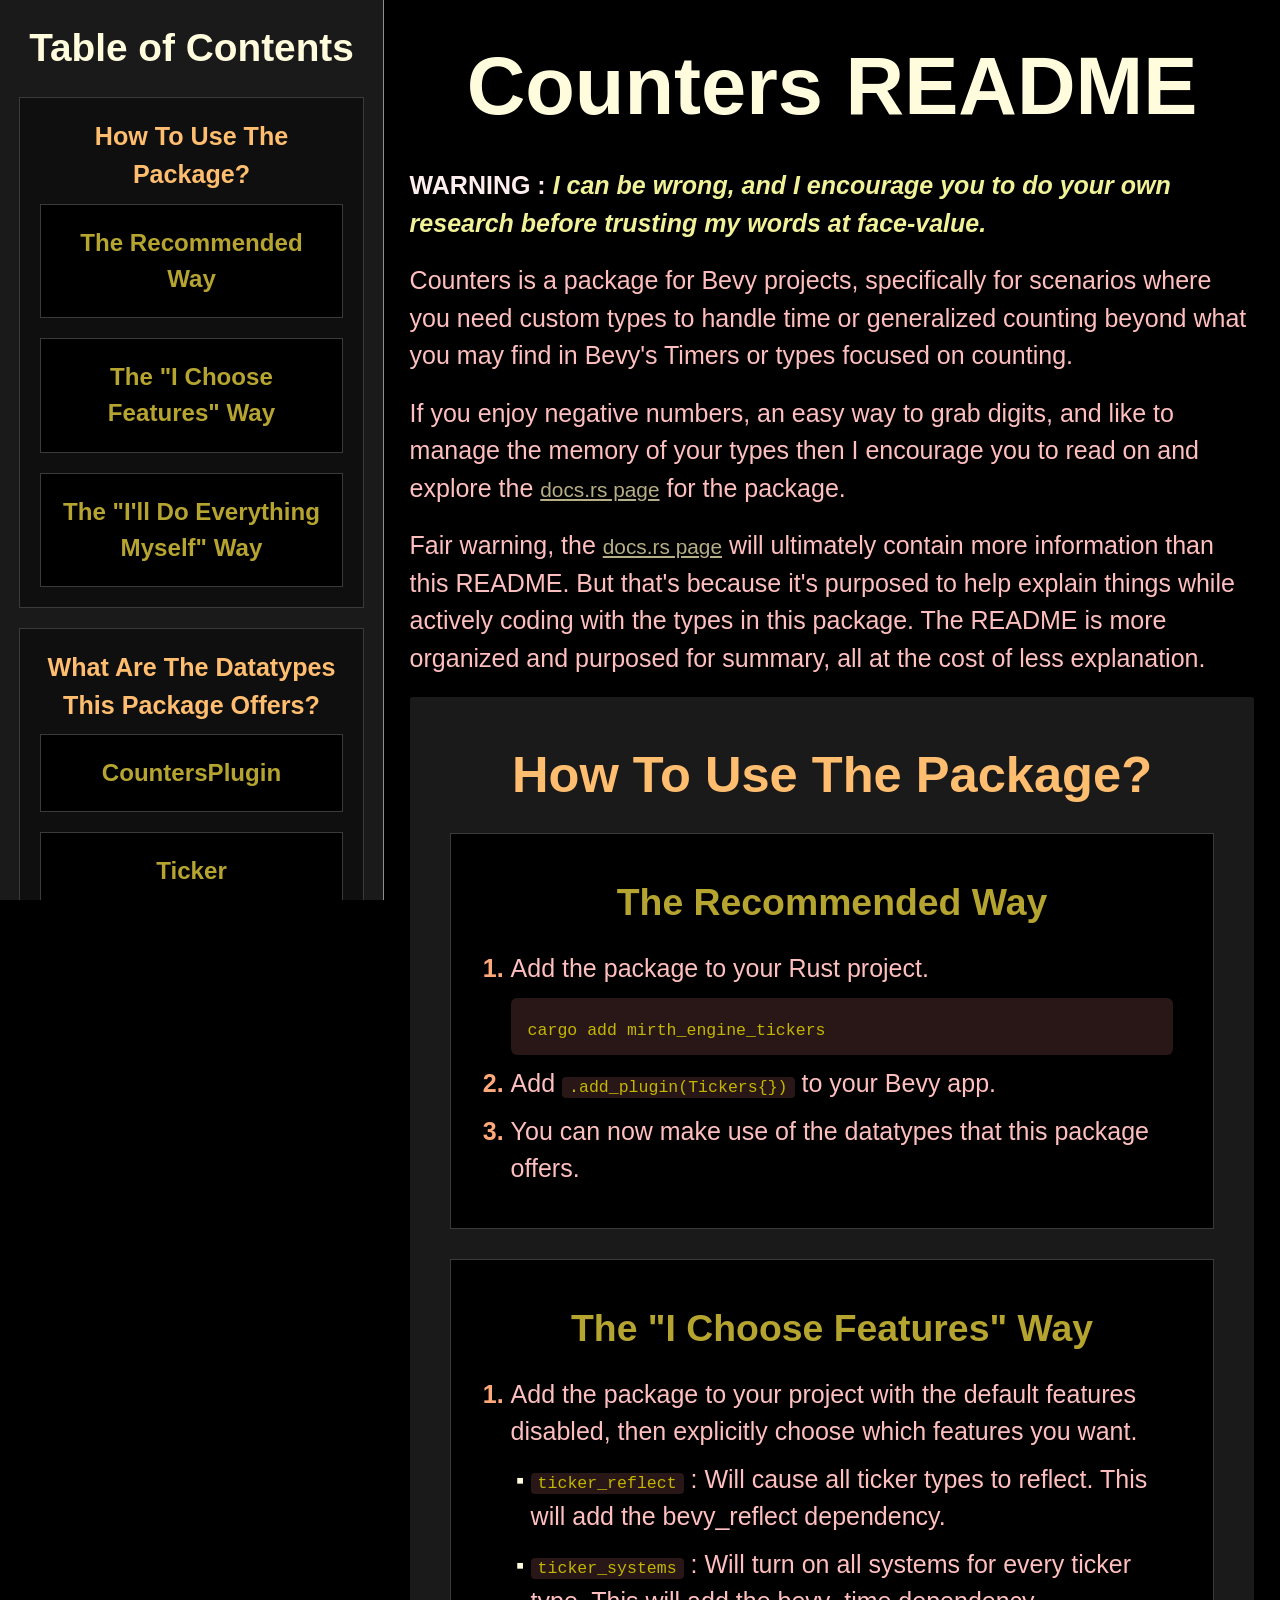
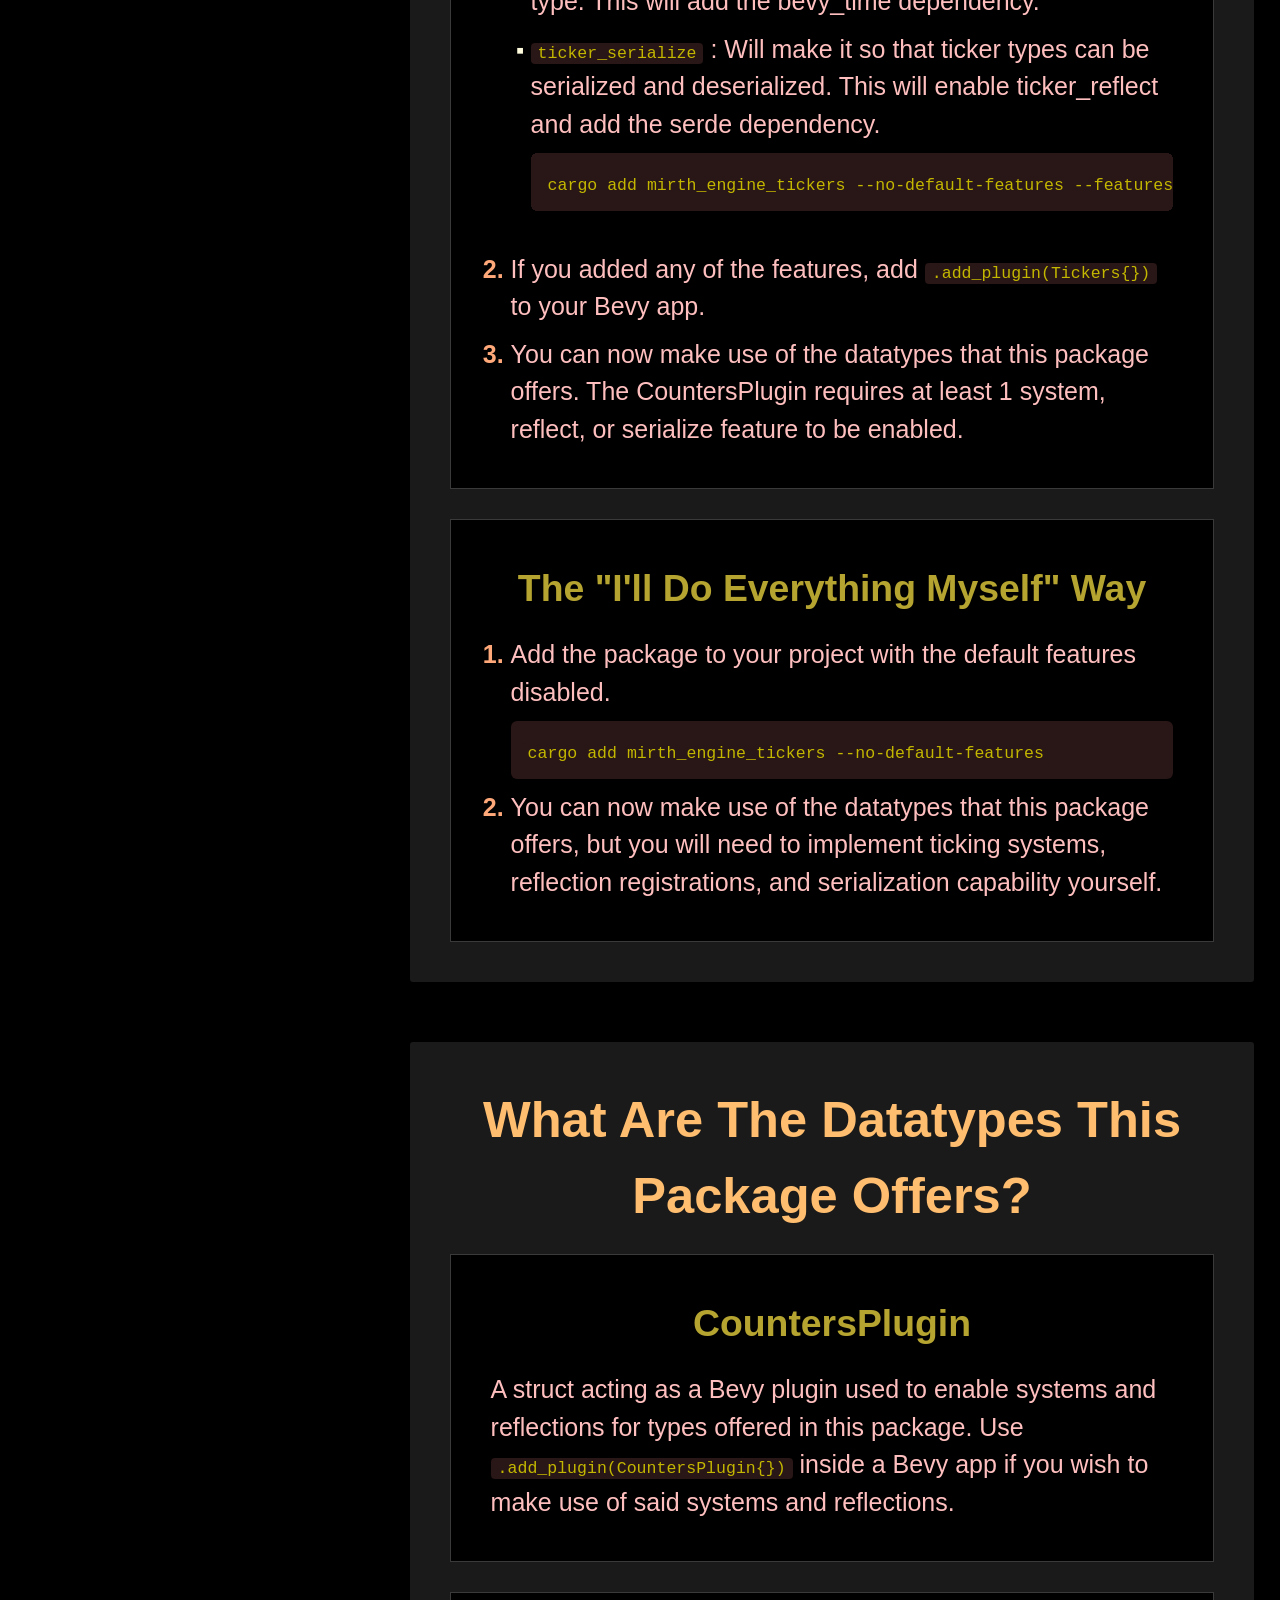
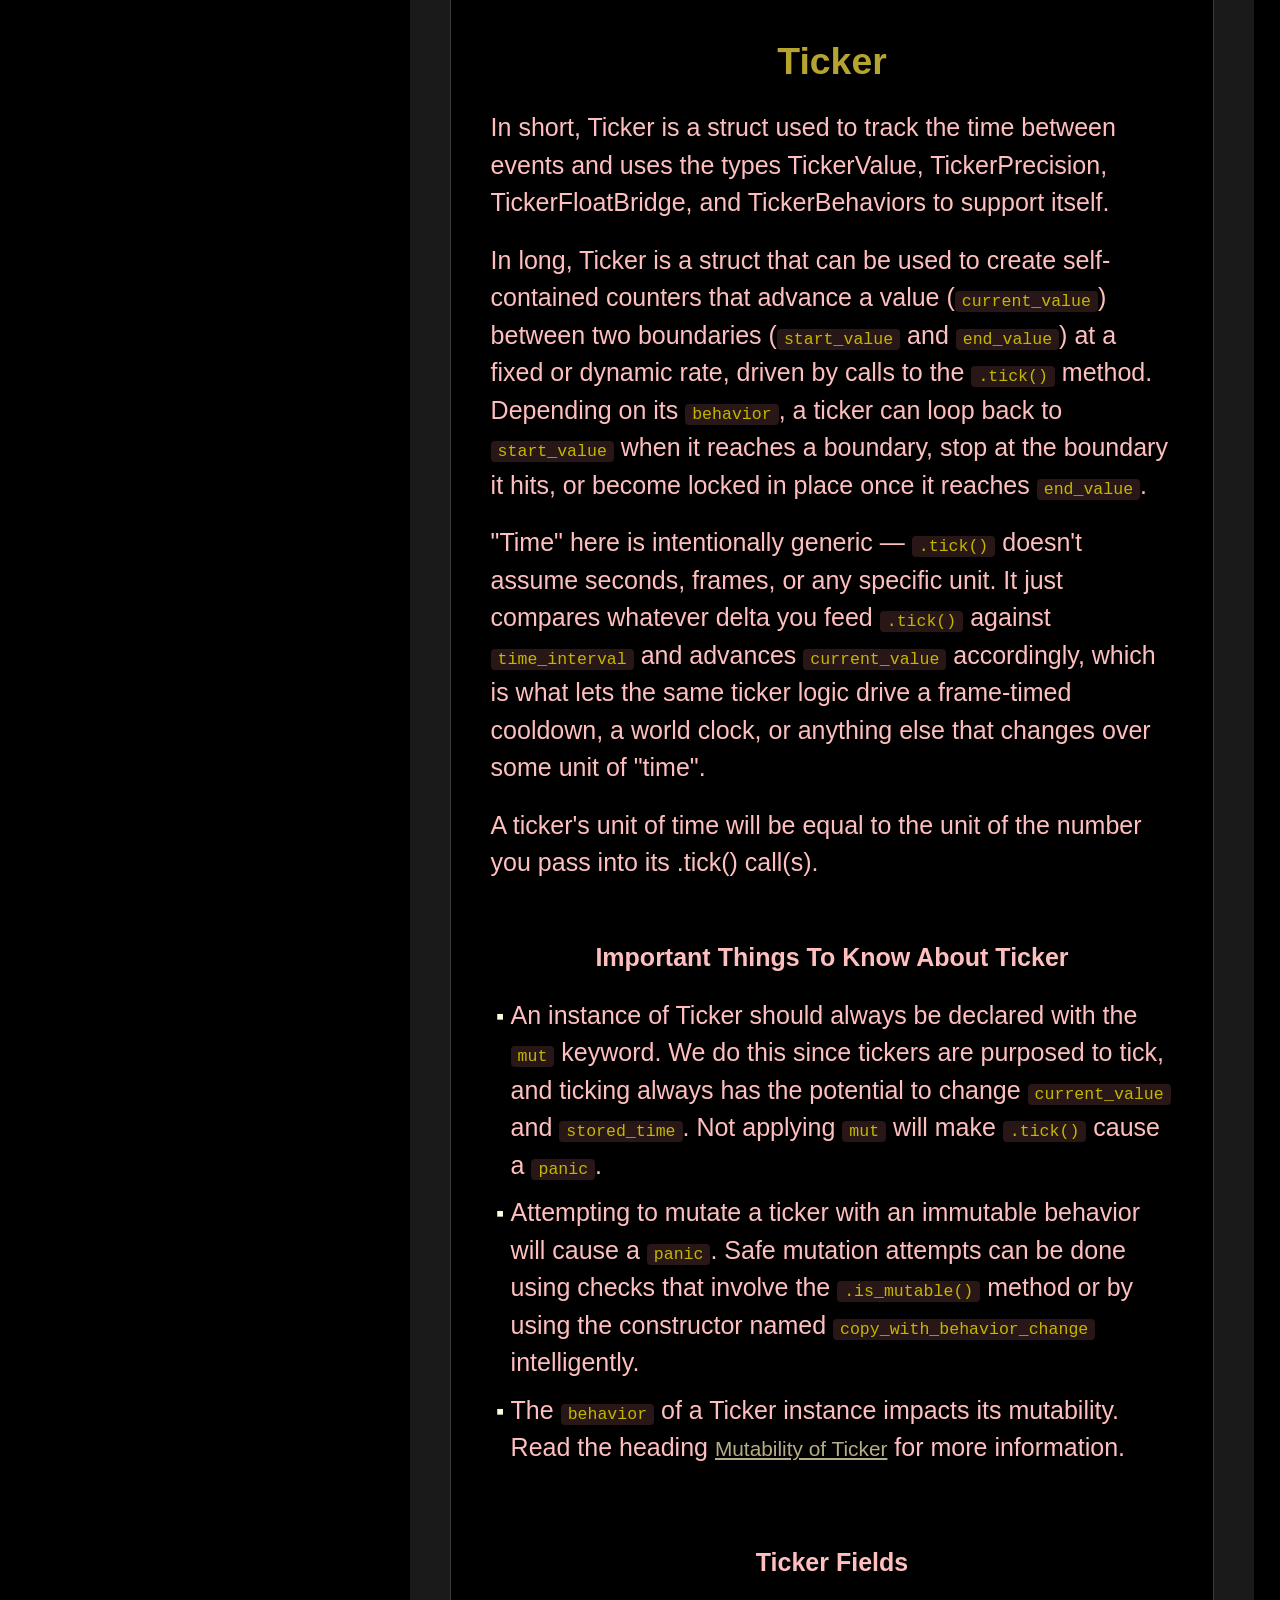
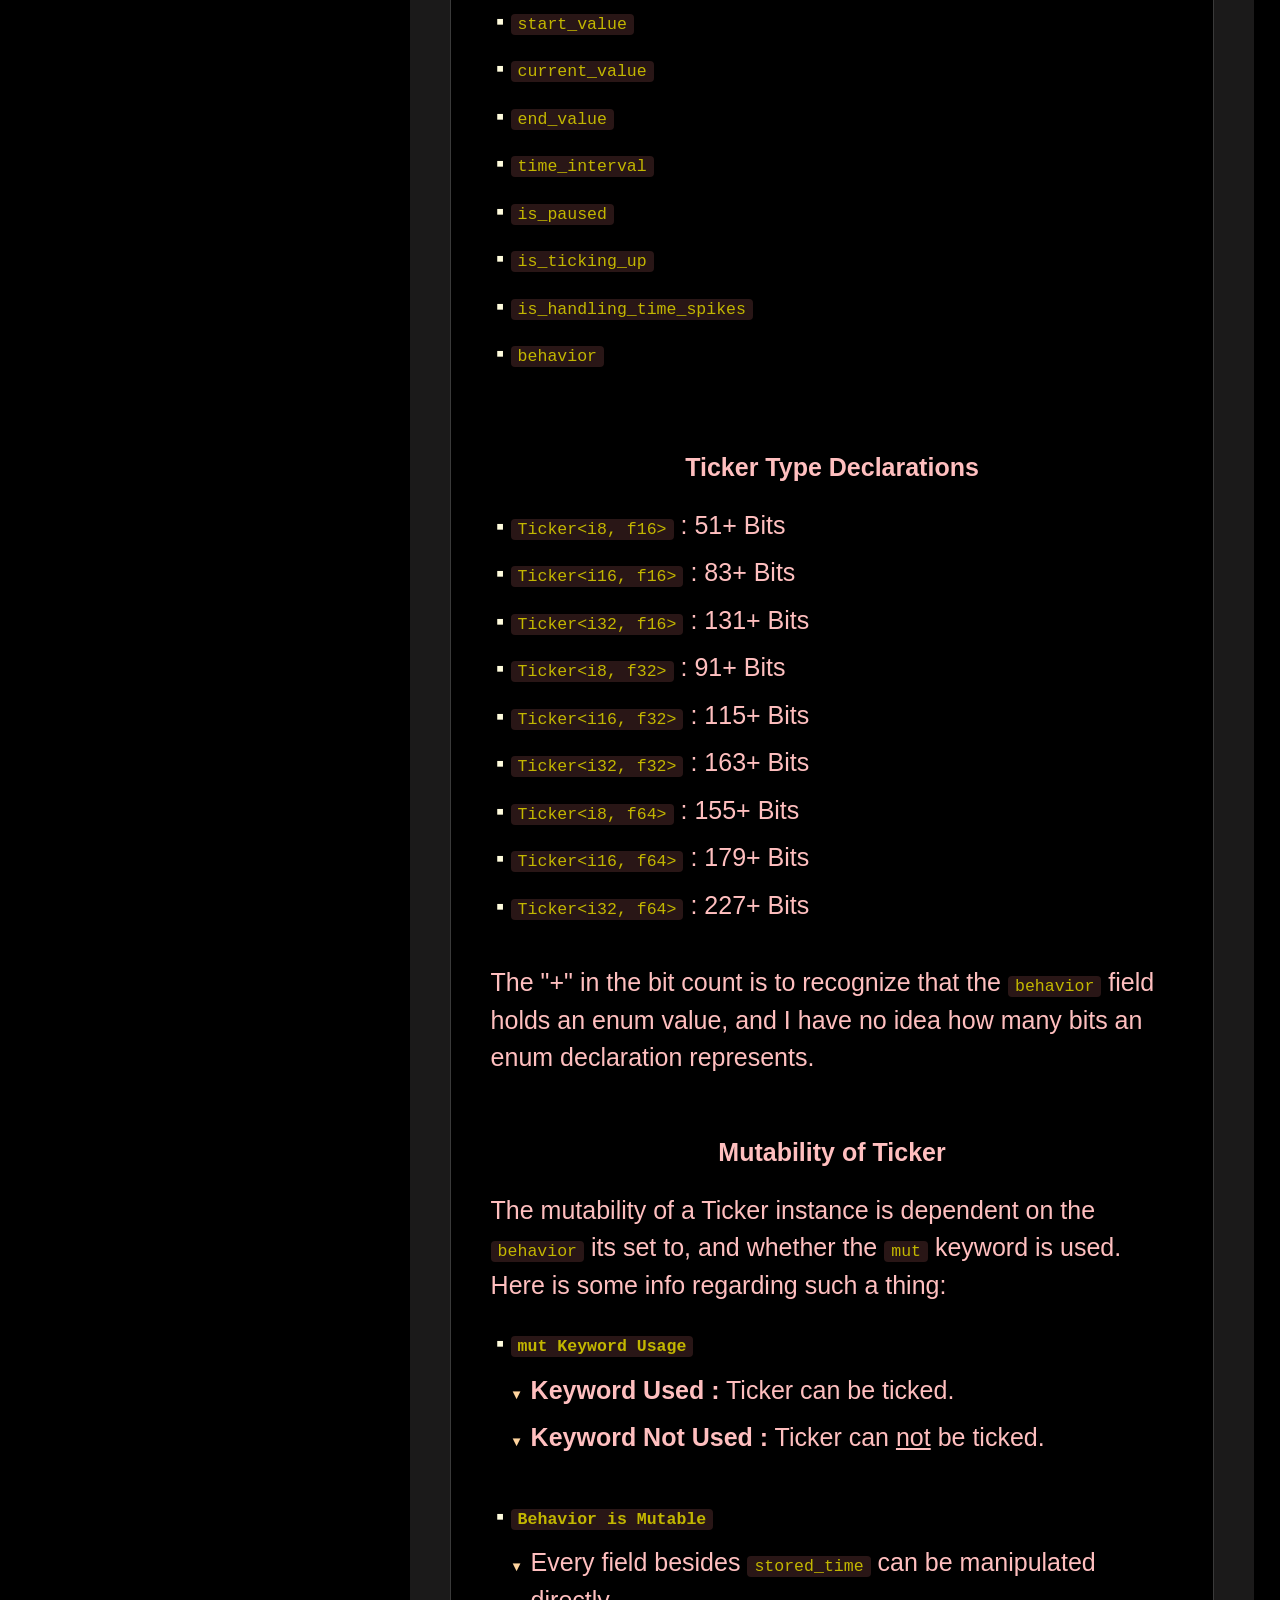
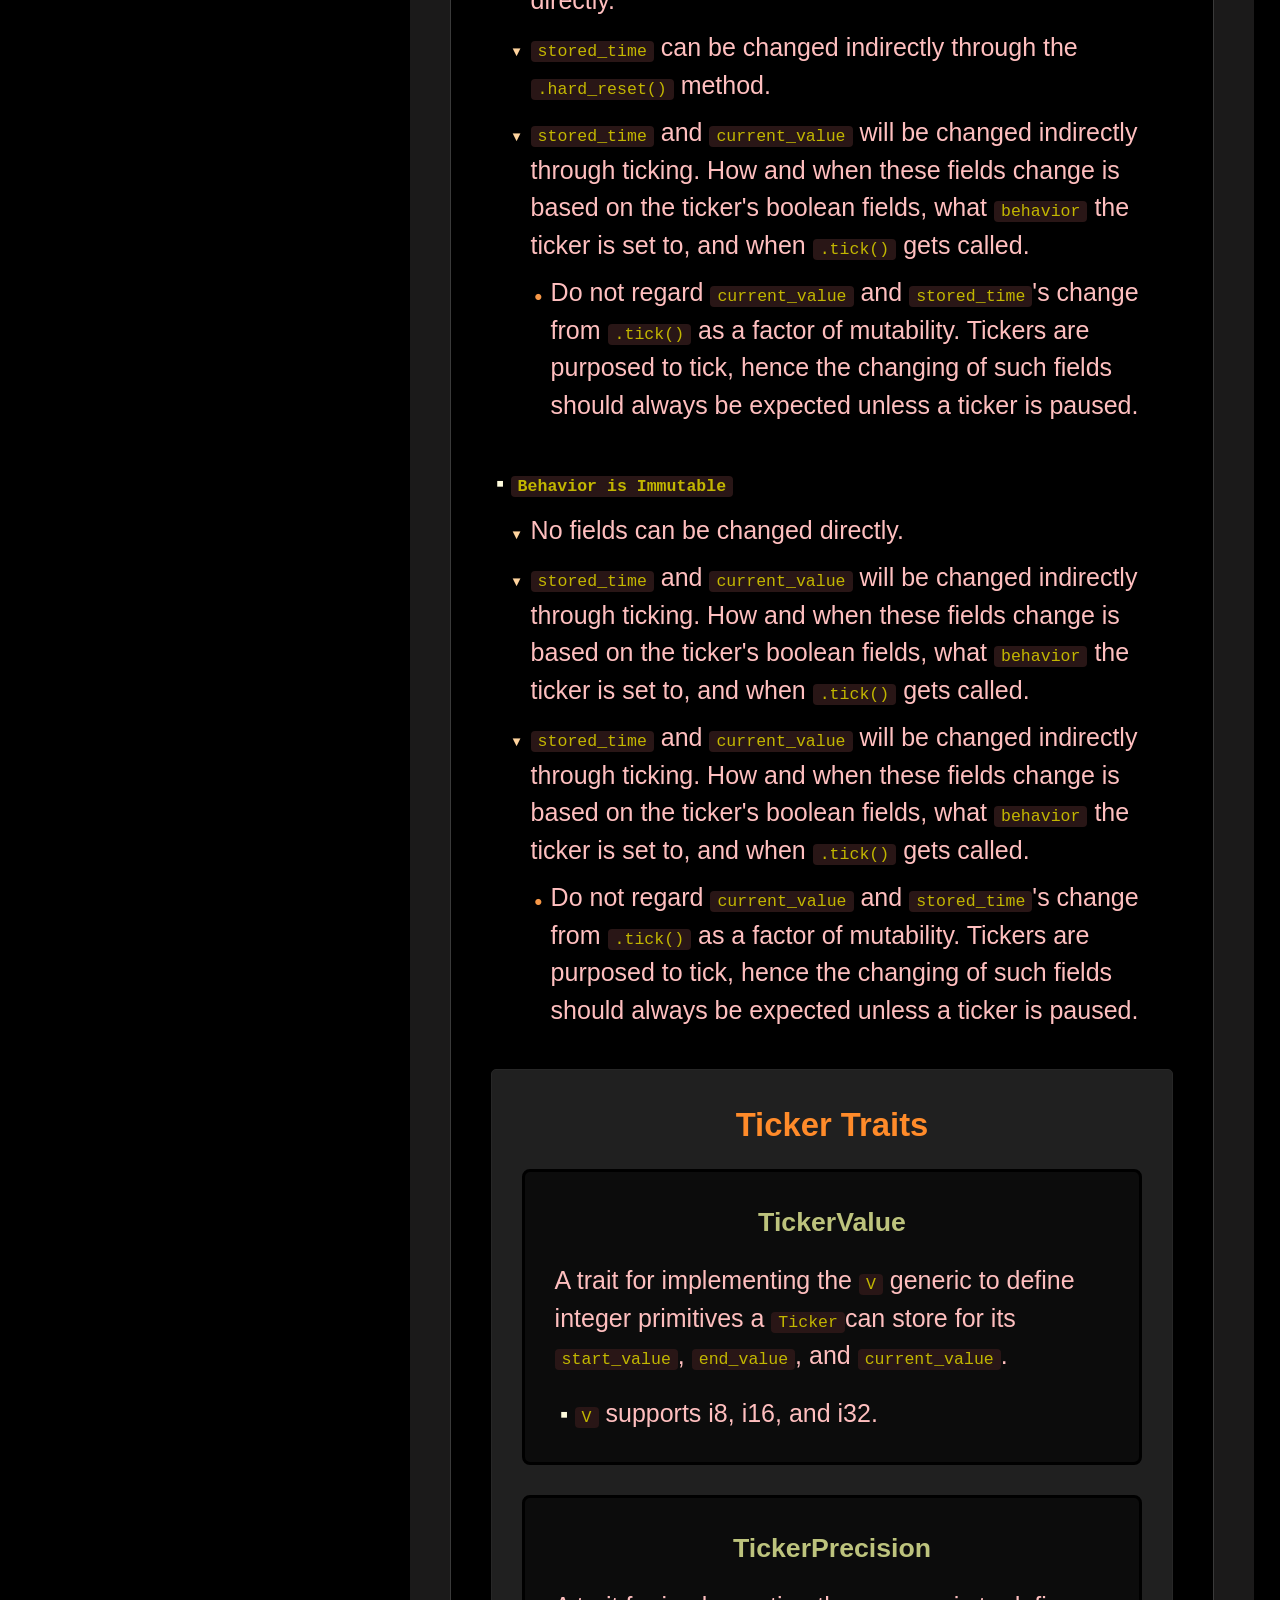
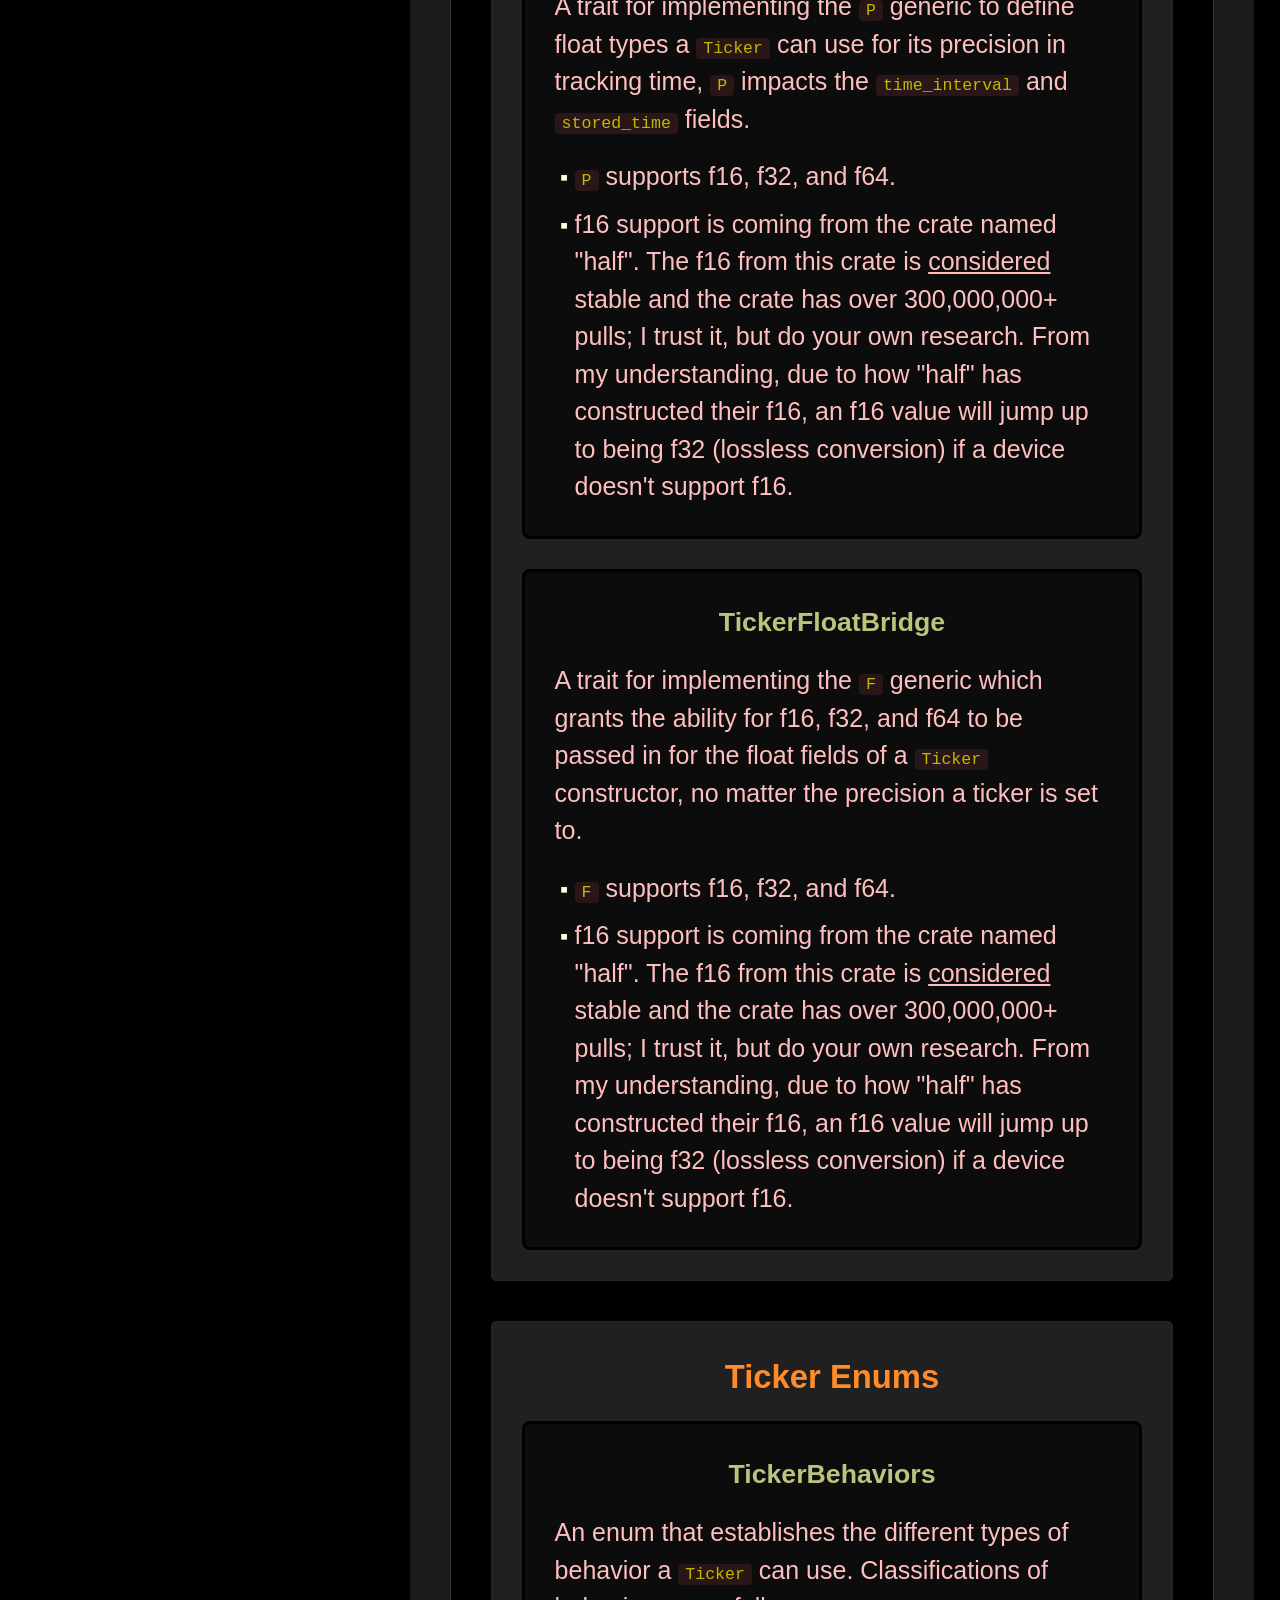
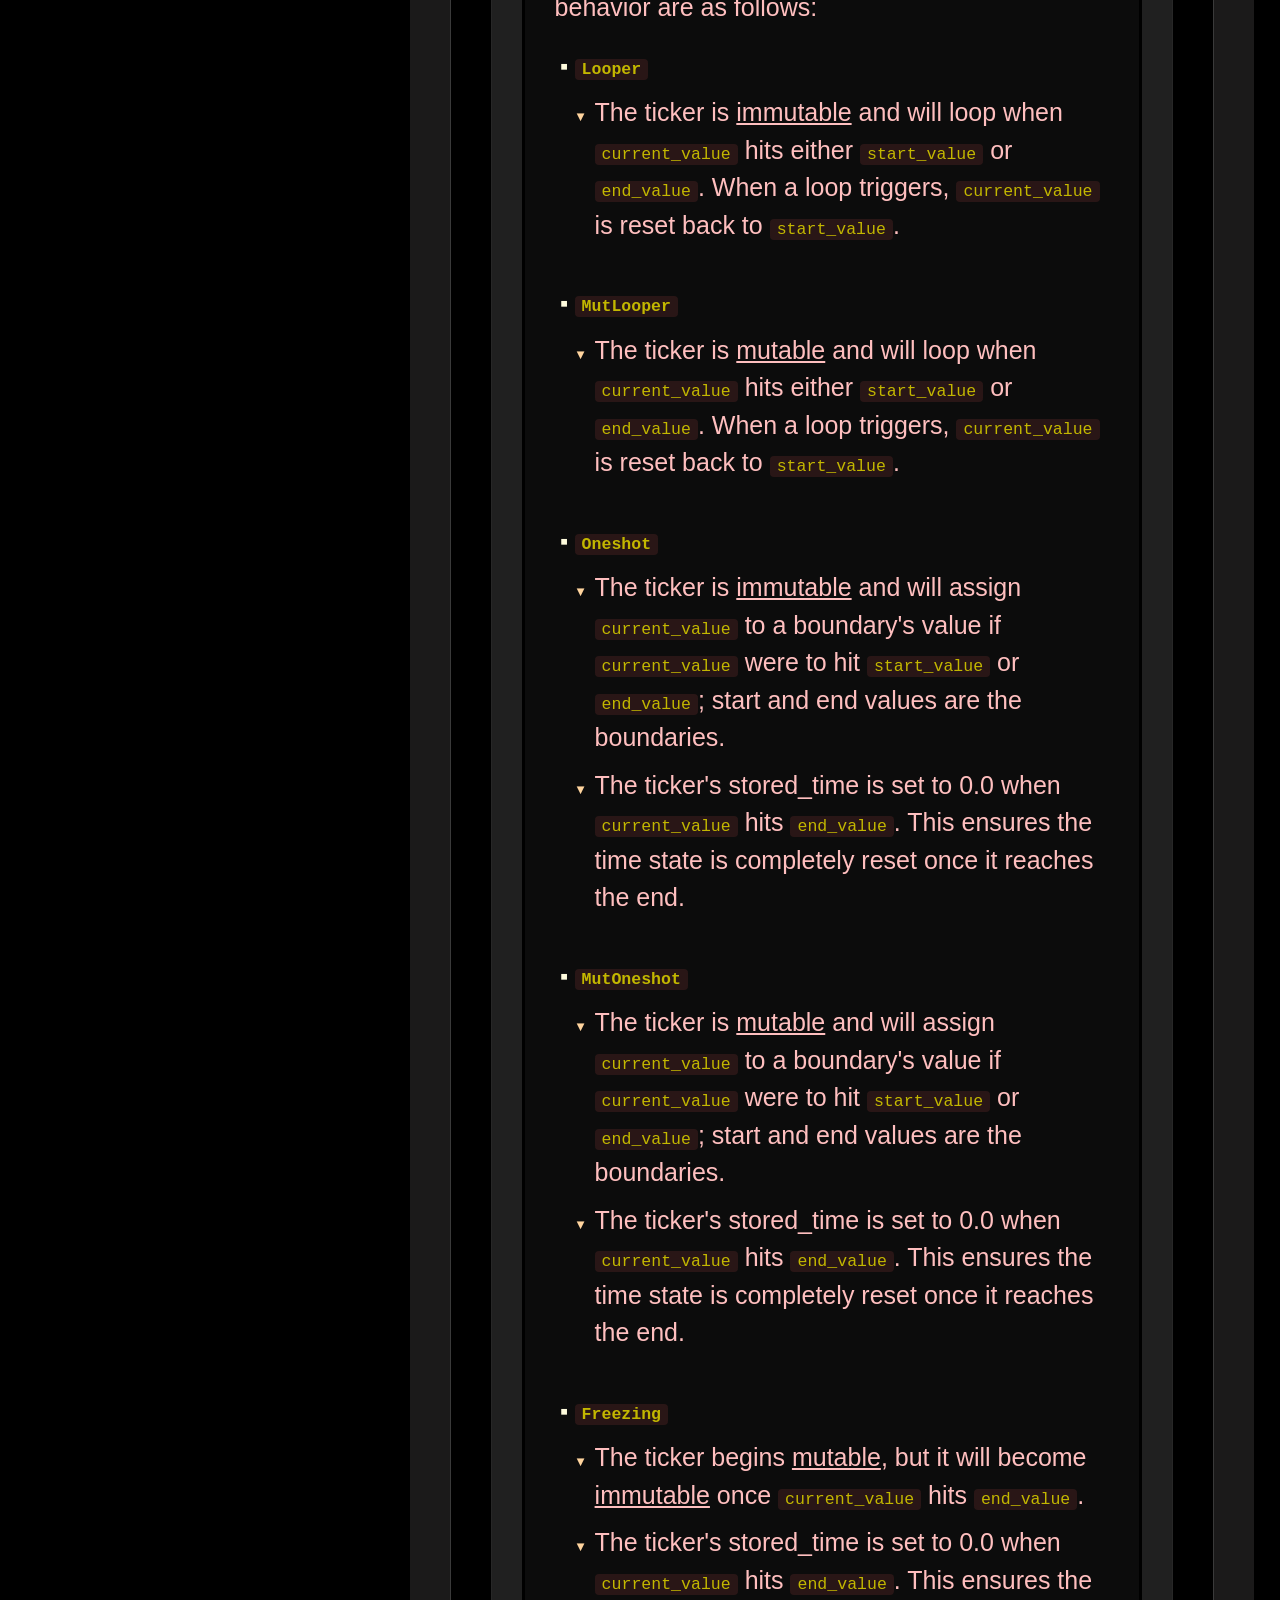
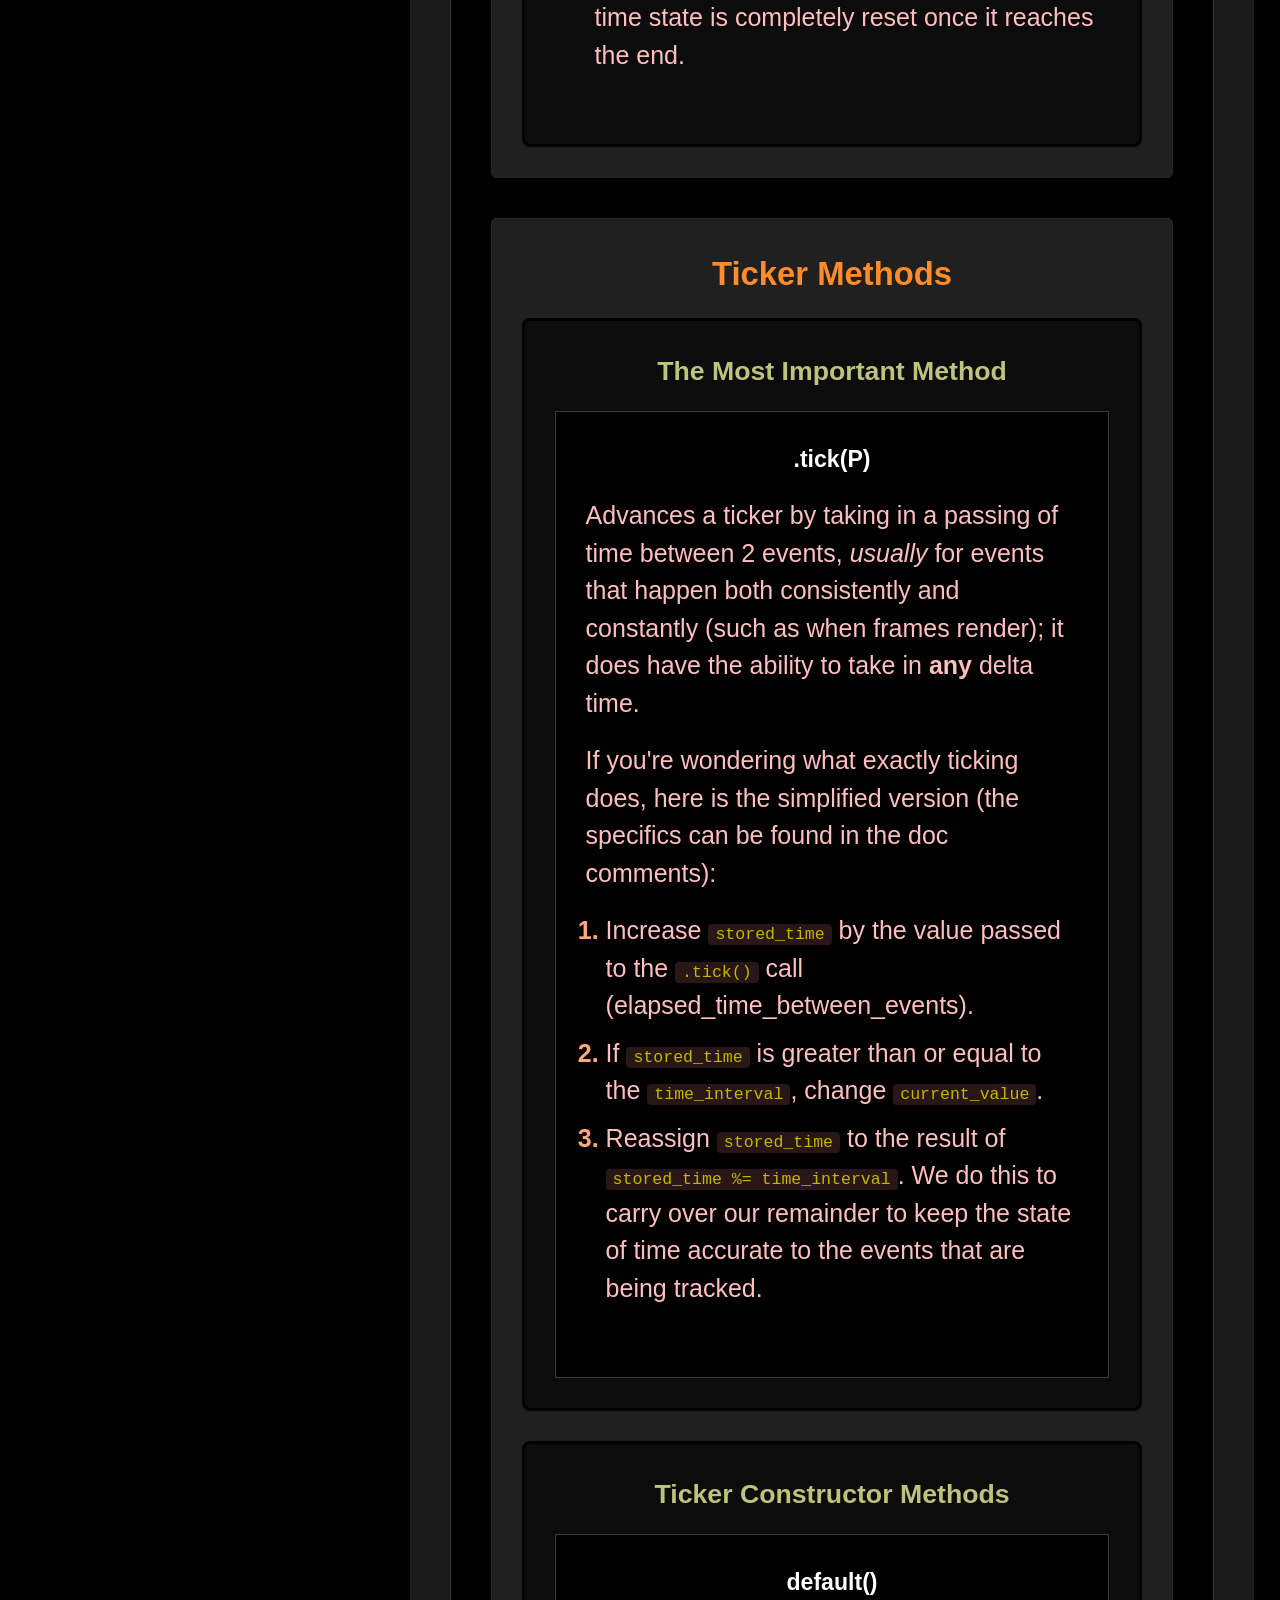
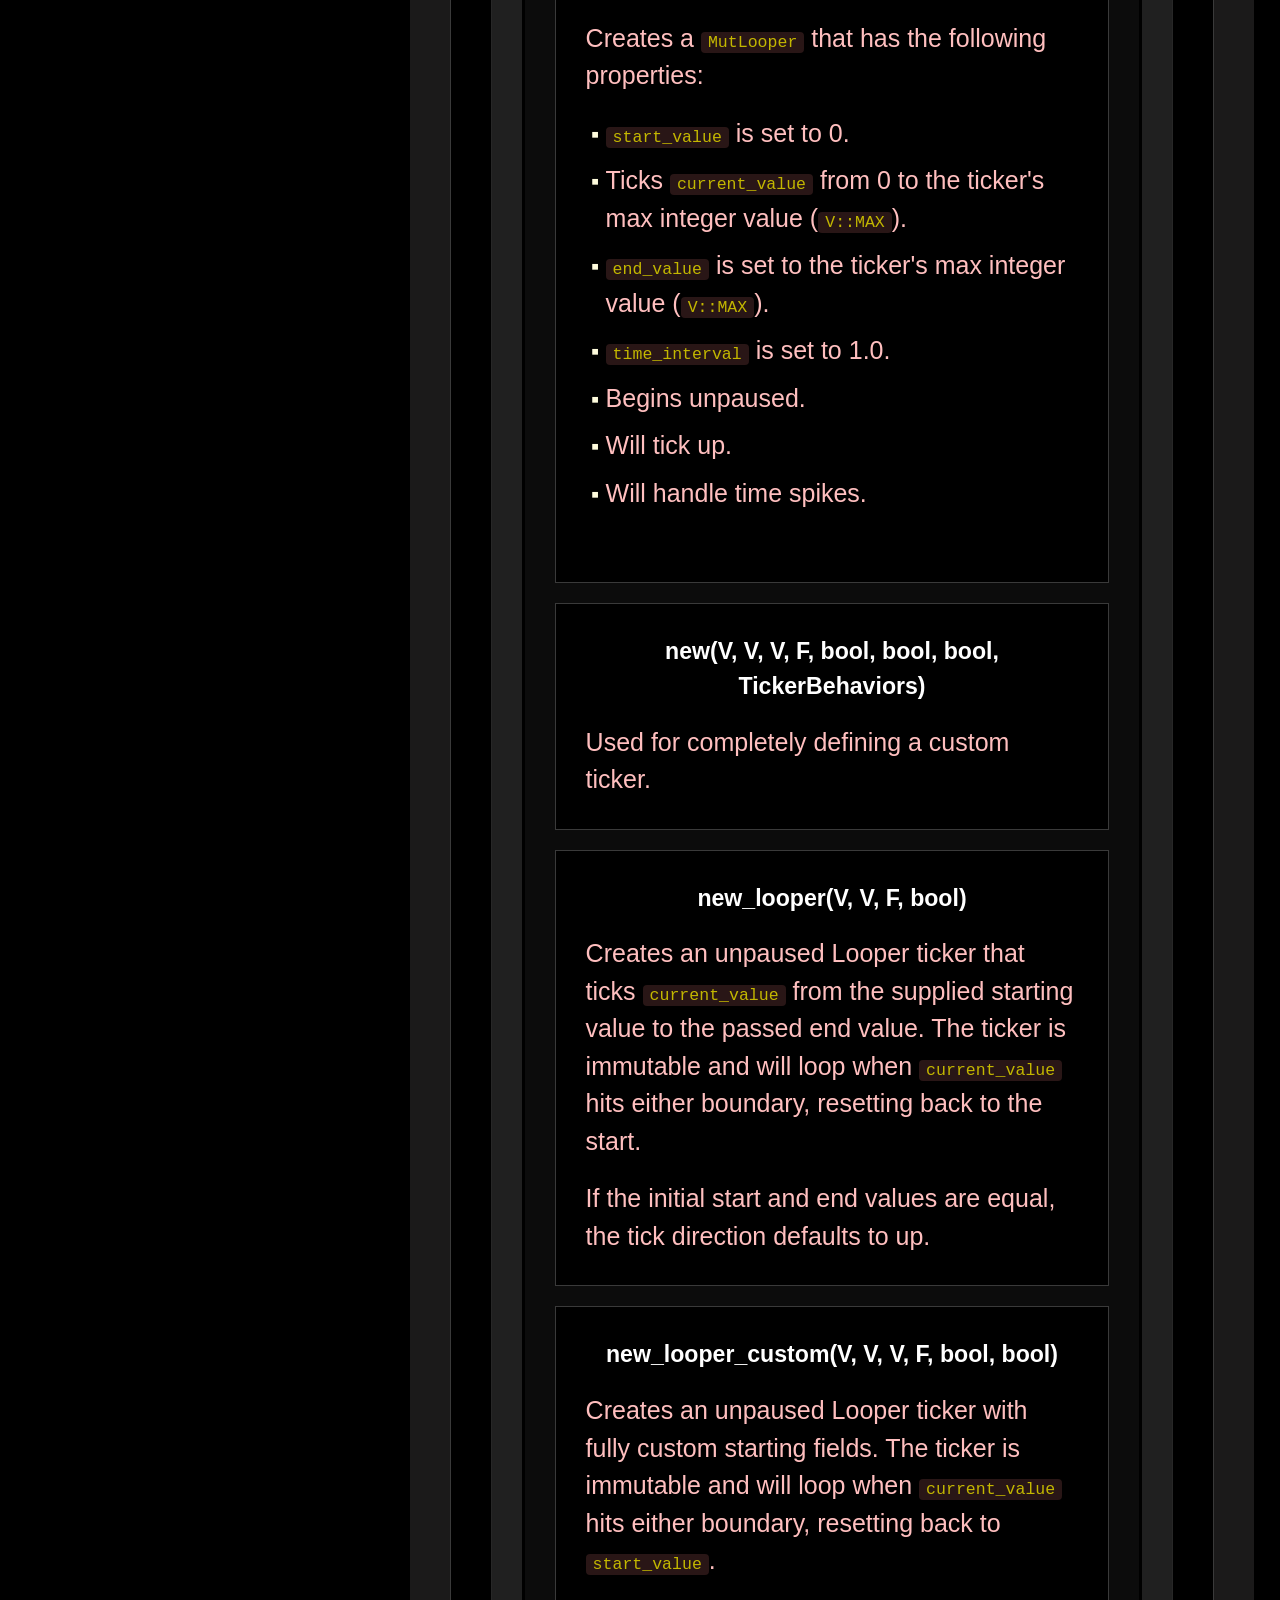
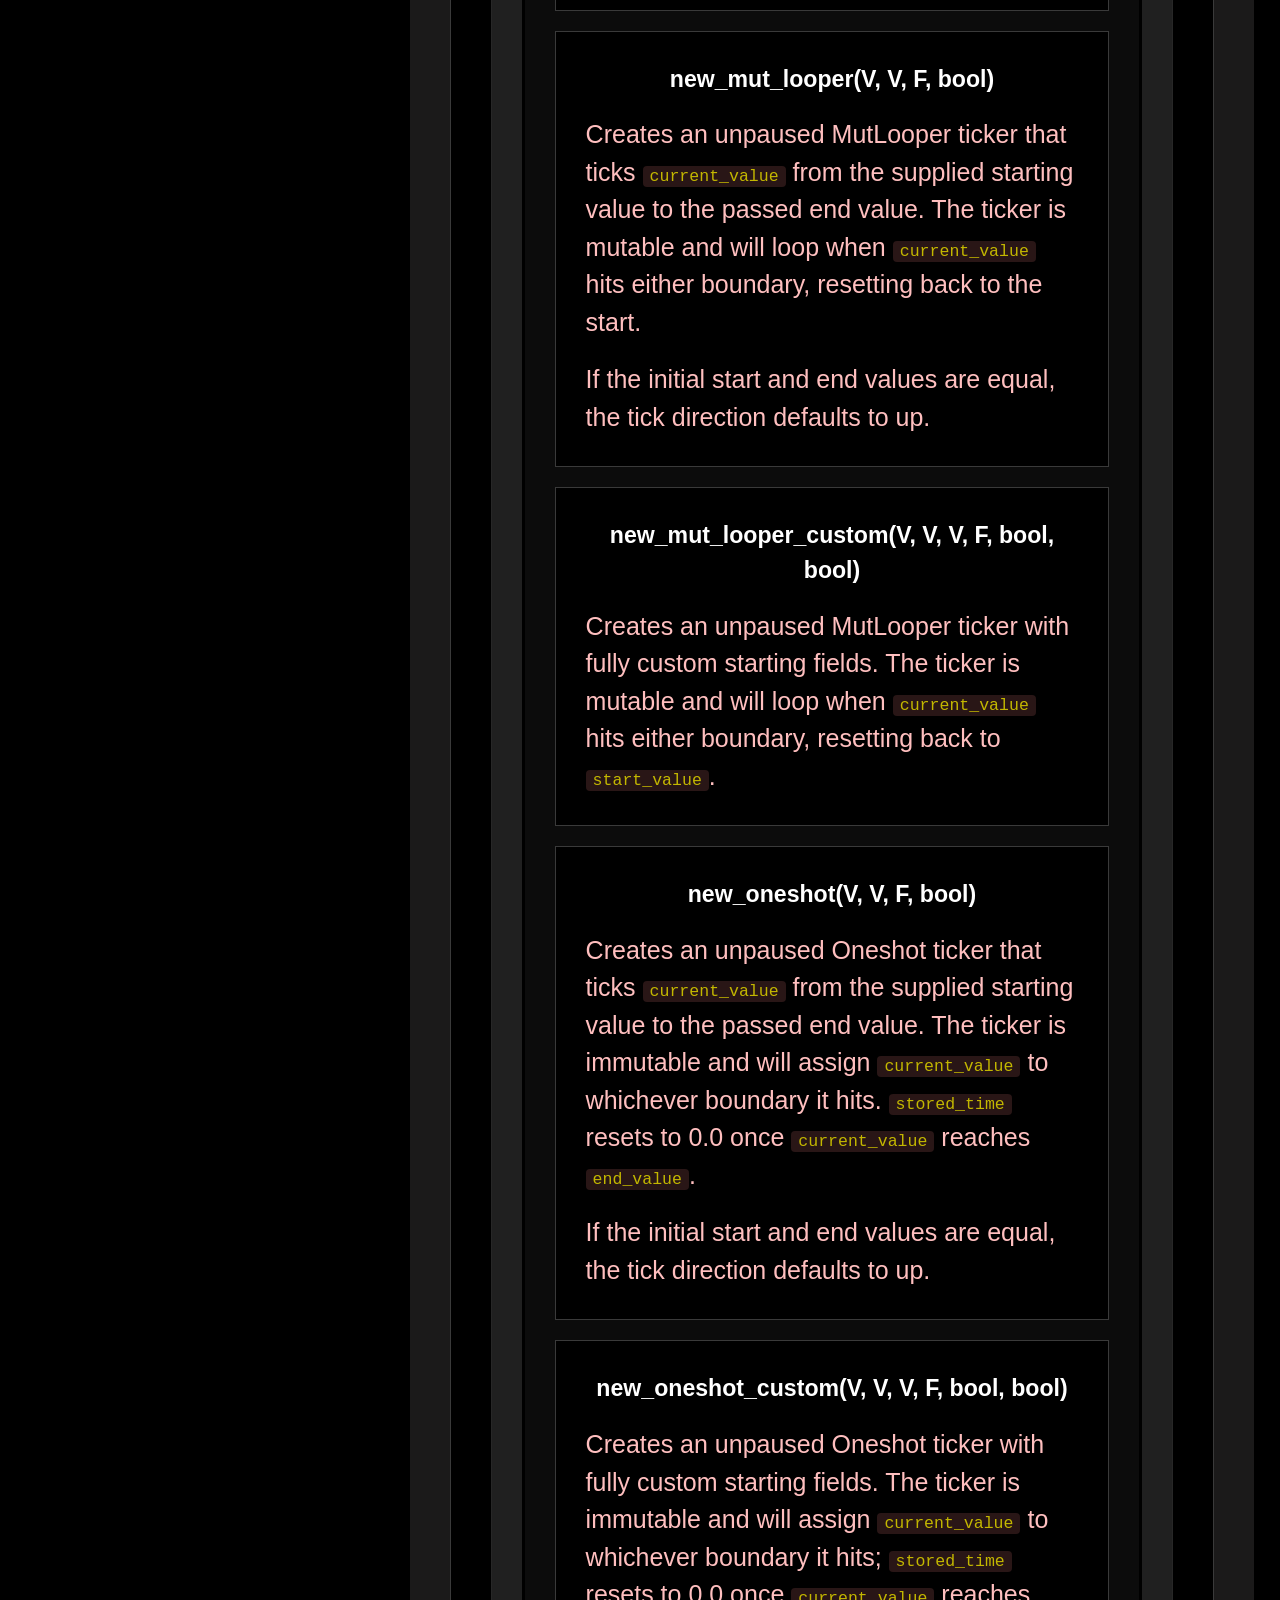
<file: docs/index.html>
<!DOCTYPE html>
<html lang="en">

    <head>
        <meta charset="UTF-8">
        <title>README for Tickers</title>
        <link rel="stylesheet" href="readme.css">
    </head>



    <body>

        <!-- ============================================================ -->
        <!-- NAVIGATION                                                   -->
        <!-- ============================================================ -->
        <nav id="navigation">
            <h1 id="navigation_title">Table of Contents</h1>

            <!-- ToC : How To Use The Package-->
            <div class="nav_box_1">
                <a href="#how-to-use-the-package">How To Use The Package?</a>
                <div class="nav_box_2"><a href="#the-recommended-way">The Recommended Way</a></div>
                <div class="nav_box_2"><a href="#the-i-choose-features-way">The "I Choose Features" Way</a></div>
                <div class="nav_box_2"><a href="#the-i-ll-do-everything-myself-way">The "I'll Do Everything Myself" Way</a></div>
            </div>

            <!-- ToC : What Are The Datatypes This Package Offers? -->
            <div class="nav_box_1">
                <a href="#what-are-the-datatypes-this-package-offers">What Are The Datatypes This Package Offers?</a>

                <!-- ToC : CountersPlugin -->
                <div class="nav_box_2">
                    <a href="#countersplugin">CountersPlugin</a>
                </div>

                <!-- ToC : Ticker -->
                <div class="nav_box_2">
                    <a href="#ticker">Ticker</a>

                    <!-- ToC : Ticker Traits -->
                    <div class="nav_box_3">
                        <a href="#ticker-traits">Ticker Traits</a>
                        <div class="nav_box_4"><a href="#tickervalue">TickerValue</a></div>
                        <div class="nav_box_4"><a href="#tickerprecision">TickerPrecision</a></div>
                        <div class="nav_box_4"><a href="#tickerfloatbridge">TickerFloatBridge</a></div>
                    </div>

                    <!-- ToC : Ticker Enums -->
                    <div class="nav_box_3">
                        <a href="#ticker-enums">Ticker Enums</a>
                        <div class="nav_box_4"><a href="#tickerbehaviors">TickerBehaviors</a></div>
                    </div>

                    <!-- ToC : Ticker Methods -->
                    <div class="nav_box_3">
                        <a href="#ticker-methods">Ticker Methods</a>

                        <!-- ToC : Ticker Tick Method -->
                        <div class="nav_box_4">
                            <a href="#the-most-important-method">The Most Important Method</a>
                            <div class="nav_box_5"><a href="#tick-p">tick</a></div>
                        </div>

                        <!-- ToC : Ticker Constructor Methods -->
                        <div class="nav_box_4">
                            <a href="#ticker-constructor-methods">Ticker Constructor Methods</a>
                            <div class="nav_box_5"><a href="#default">default</a></div>
                            <div class="nav_box_5"><a href="#new-v-v-v-f-bool-bool-bool-tickerbehaviors">new</a></div>
                            <div class="nav_box_5"><a href="#new-looper-v-v-f-bool">new_looper</a></div>
                            <div class="nav_box_5"><a href="#new-looper-custom-v-v-v-f-bool-bool">new_looper_custom</a></div>
                            <div class="nav_box_5"><a href="#new-mut-looper-v-v-f-bool">new_mut_looper</a></div>
                            <div class="nav_box_5"><a href="#new-mut-looper-custom-v-v-v-f-bool-bool">new_mut_looper_custom</a></div>
                            <div class="nav_box_5"><a href="#new-oneshot-v-v-f-bool">new_oneshot</a></div>
                            <div class="nav_box_5"><a href="#new-oneshot-custom-v-v-v-f-bool-bool">new_oneshot_custom</a></div>
                            <div class="nav_box_5"><a href="#new-mut-oneshot-v-v-f-bool">new_mut_oneshot</a></div>
                            <div class="nav_box_5"><a href="#new-mut-oneshot-custom-v-v-v-f-bool-bool">new_mut_oneshot_custom</a></div>
                            <div class="nav_box_5"><a href="#new-freezing-v-v-f-bool">new_freezing</a></div>
                            <div class="nav_box_5"><a href="#new-freezing-custom-v-v-v-f-bool-bool">new_freezing_custom</a></div>
                            <div class="nav_box_5"><a href="#new-copy-ticker">new_copy</a></div>
                            <div class="nav_box_5"><a href="#new-copy-with-behavior-change-ticker-tickerbehaviors">new_copy_with_behavior_change</a></div>
                        </div>

                        <!-- ToC : Ticker Getter Methods -->
                        <div class="nav_box_4">
                            <a href="#ticker-getter-methods">Ticker Getter Methods</a>
                            <div class="nav_box_5"><a href="#start-value">start_value</a></div>
                            <div class="nav_box_5"><a href="#current-value">current_value</a></div>
                            <div class="nav_box_5"><a href="#end-value">end_value</a></div>
                            <div class="nav_box_5"><a href="#time-interval">time_interval</a></div>
                            <div class="nav_box_5"><a href="#stored-time">stored_time</a></div>
                            <div class="nav_box_5"><a href="#is-paused">is_paused</a></div>
                            <div class="nav_box_5"><a href="#is-unpaused">is_unpaused</a></div>
                            <div class="nav_box_5"><a href="#is-ticking-up">is_ticking_up</a></div>
                            <div class="nav_box_5"><a href="#is-ticking-down">is_ticking_down</a></div>
                            <div class="nav_box_5"><a href="#is-handling-time-spikes">is_handling_time_spikes</a></div>
                            <div class="nav_box_5"><a href="#behavior">behavior</a></div>
                            <div class="nav_box_5"><a href="#digit">digit</a></div>
                        </div>

                        <!-- ToC : Ticker Setter Methods -->
                        <div class="nav_box_4">
                            <a href="#ticker-setter-methods">Ticker Setter Methods</a>
                            <div class="nav_box_5"><a href="#set-start-value-v">set_start_value</a></div>
                            <div class="nav_box_5"><a href="#set-current-value-v">set_current_value</a></div>
                            <div class="nav_box_5"><a href="#set-end-value-v">set_end_value</a></div>
                            <div class="nav_box_5"><a href="#pause">pause</a></div>
                            <div class="nav_box_5"><a href="#unpause">unpause</a></div>
                            <div class="nav_box_5"><a href="#tick-up">tick_up</a></div>
                            <div class="nav_box_5"><a href="#tick-down">tick_down</a></div>
                            <div class="nav_box_5"><a href="#start-handling-time-spikes">start_handling_time_spikes</a></div>
                            <div class="nav_box_5"><a href="#stop-handling-time-spikes">stop_handling_time_spikes</a></div>
                            <div class="nav_box_5"><a href="#set-behavior-tickerbehaviors">set_behavior</a></div>
                        </div>

                        <!-- ToC : Ticker Equality Methods -->
                        <div class="nav_box_4">
                            <a href="#ticker-equality-methods">Ticker Equality Methods</a>
                            <div class="nav_box_5"><a href="#is-current-at-start">is_current_at_start</a></div>
                            <div class="nav_box_5"><a href="#is-current-at-end">is_current_at_end</a></div>
                            <div class="nav_box_5"><a href="#is-start-at-end">is_start_at_end</a></div>
                        </div>

                        <!-- ToC : Ticker Difference Methods -->
                        <div class="nav_box_4">
                            <a href="#ticker-difference-methods">Ticker Difference Methods</a>
                            <div class="nav_box_5"><a href="#difference-from-start">difference_from_start</a></div>
                            <div class="nav_box_5"><a href="#difference-from-end">difference_from_end</a></div>
                            <div class="nav_box_5"><a href="#difference-between-boundaries">difference_between_boundaries</a></div>
                        </div>

                        <!-- ToC : Ticker Add Methods -->
                        <div class="nav_box_4">
                            <a href="#ticker-sum-methods">Ticker Add Methods</a>
                            <div class="nav_box_5"><a href="#sum-to-start-value-v">sum_to_start_value</a></div>
                            <div class="nav_box_5"><a href="#sum-to-current-value-v">sum_to_current_value</a></div>
                            <div class="nav_box_5"><a href="#sum-to-end-value-v">sum_to_end_value</a></div>
                            <div class="nav_box_5"><a href="#sum-to-time-interval-p">sum_to_time_interval</a></div>
                        </div>

                        <!-- ToC : Ticker Percentage Methods -->
                        <div class="nav_box_4">
                            <a href="#ticker-percentage-methods">Ticker Percentage Methods</a>
                            <div class="nav_box_5"><a href="#percentage-completed">percentage_completed</a></div>
                            <div class="nav_box_5"><a href="#percentage-remaining">percentage_remaining</a></div>
                        </div>

                        <!-- ToC : Ticker Reset Methods -->
                        <div class="nav_box_4">
                            <a href="#ticker-reset-methods">Ticker Reset Methods</a>
                            <div class="nav_box_5"><a href="#soft-reset">soft_reset</a></div>
                            <div class="nav_box_5"><a href="#hard-reset">hard_reset</a></div>
                        </div>

                        <!-- ToC : Ticker Helper Methods -->
                        <div class="nav_box_4">
                            <a href="#ticker-helper-methods">Ticker Helper Methods</a>
                            <div class="nav_box_5"><a href="#is-mutable">is_mutable</a></div>
                            <div class="nav_box_5"><a href="#print-information">print_information</a></div>
                        </div>

                    </div>
                </div>
            </div>
        </nav>



        <div id="page_content">

            <!-- ============================================================ -->
            <!-- INTRODUCTION                                                 -->
            <!-- ============================================================ -->
            <p id="title">Counters README</p>
            <p><b style="color: #ffeeee">WARNING : <em style="color: #f1f198">I can be wrong, and I encourage you to do your own research before trusting my words at face-value.</em></b></p>
            <p>Counters is a package for Bevy projects, specifically for scenarios where you need custom types to handle time or generalized counting beyond what you may find in Bevy's Timers or types focused on counting.</p>
            <p>If you enjoy negative numbers, an easy way to grab digits, and like to manage the memory of your types then I encourage you to read on and explore the <a href="https://docs.rs/mirth_engine_tickers" target="_blank" rel="noopener noreferrer">docs.rs page</a> for the package.</p>
            <p>Fair warning, the <a href="https://docs.rs/mirth_engine_tickers" target="_blank" rel="noopener noreferrer">docs.rs page</a> will ultimately contain more information than this README.  But that's because it's purposed to help explain things while actively coding with the types in this package.  The README is more organized and purposed for summary, all at the cost of less explanation.</p>

            <!-- ============================================================ -->
            <!-- HOW TO USE THE PACKAGE                                       -->
            <!-- ============================================================ -->
            <div class="block_1">
                <h1 id="how-to-use-the-package">How To Use The Package?</h1>

                <!-- The Recommended Way -->
                <div class="block_2">
                    <h2 id="the-recommended-way">The Recommended Way</h2>
                    <ol>
                        <li>Add the package to your Rust project.
                            <pre><code>cargo add mirth_engine_tickers</code></pre>
                        </li>
                        <li>Add <code>.add_plugin(Tickers{})</code> to your Bevy app.</li>
                        <li>You can now make use of the datatypes that this package offers.</li>
                    </ol>
                </div>

                <!-- The "I Choose Features" Way -->
                <div class="block_2">
                    <h2 id="the-i-choose-features-way">The "I Choose Features" Way</h2>
                    <ol>
                        <li>Add the package to your project with the default features disabled, then explicitly choose which features you want.
                            <ul>
                                <li><code class="list_header">ticker_reflect</code> : Will cause all ticker types to reflect. This will add the bevy_reflect dependency.</li>
                                <li><code class="list_header">ticker_systems</code> : Will turn on all systems for every ticker type. This will add the bevy_time dependency.</li>
                                <li>
                                    <code class="list_header">ticker_serialize</code> : Will make it so that ticker types can be serialized and deserialized. This will enable ticker_reflect and add the serde dependency.
                                    <pre><code>cargo add mirth_engine_tickers --no-default-features --features ticker_reflect, ticker_systems, ticker_serialize</code></pre>
                                </li>
                            </ul>
                        </li>
                        <li>If you added any of the features, add <code>.add_plugin(Tickers{})</code> to your Bevy app.</li>
                        <li>You can now make use of the datatypes that this package offers.  The CountersPlugin requires at least 1 system, reflect, or serialize feature to be enabled. </li>
                    </ol>
                </div>

                <!-- The "I'll Do Everything Myself" Way -->
                <div class="block_2">
                    <h2 id="the-i-ll-do-everything-myself-way">The "I'll Do Everything Myself" Way</h2>
                    <ol>
                        <li>Add the package to your project with the default features disabled.
                            <pre><code>cargo add mirth_engine_tickers --no-default-features</code></pre>
                        </li>
                        <li>You can now make use of the datatypes that this package offers, but you will need to implement ticking systems, reflection registrations, and serialization capability yourself.</li>
                    </ol>
                </div>

            </div>

            <!-- ============================================================ -->
            <!-- WHAT ARE THE DATATYPES THIS PACKAGE OFFERS?                  -->
            <!-- ============================================================ -->
            <div class="block_1">
                <h1 id="what-are-the-datatypes-this-package-offers">What Are The Datatypes This Package Offers?</h1>

                <!-- Counters Plugin -->
                <div class="block_2">
                    <h2 id="countersplugin">CountersPlugin</h2>
                    <p>A struct acting as a Bevy plugin used to enable systems and reflections for types offered in this package.  Use <code>.add_plugin(CountersPlugin{})</code> inside a Bevy app if you wish to make use of said systems and reflections.</p>
                </div>

                <!-- Ticker Struct -->
                <div class="block_2">
                    <h2 id="ticker">Ticker</h2>
                    <p>In short, Ticker is a struct used to track the time between events and uses the types TickerValue, TickerPrecision, TickerFloatBridge, and TickerBehaviors to support itself.</p>
                    <p>In long, Ticker is a struct that can be used to create self-contained counters that advance a value (<code>current_value</code>) between two boundaries (<code>start_value</code> and <code>end_value</code>) at a fixed or dynamic rate, driven by calls to the <code>.tick()</code> method. Depending on its <code>behavior</code>, a ticker can loop back to <code>start_value</code> when it reaches a boundary, stop at the boundary it hits, or become locked in place once it reaches <code>end_value</code>.
                    <p>"Time" here is intentionally generic — <code>.tick()</code> doesn't assume seconds, frames, or any specific unit. It just compares whatever delta you feed <code>.tick()</code> against <code>time_interval</code> and advances <code>current_value</code> accordingly, which is what lets the same ticker logic drive a frame-timed cooldown, a world clock, or anything else that changes over some unit of "time".</p>
                    <p>A ticker's unit of time will be equal to the unit of the number you pass into its .tick() call(s).</p>
                    <br>

                    <!-- Important Things To Know About Ticker -->
                    <p id="important-things-to-know-about-ticker" style="text-align: center"><b>Important Things To Know About Ticker</b></p>
                    <ul>
                        <li>An instance of Ticker should always be declared with the <code>mut</code> keyword.  We do this since tickers are purposed to tick, and ticking always has the potential to change <code>current_value</code> and <code>stored_time</code>.  Not applying <code>mut</code> will make <code>.tick()</code> cause a <code>panic</code>.</li>
                        <li>Attempting to mutate a ticker with an immutable behavior will cause a <code>panic</code>.  Safe mutation attempts can be done using checks that involve the <code>.is_mutable()</code> method or by using the constructor named <code>copy_with_behavior_change</code> intelligently.</li>
                        <li>The <code>behavior</code> of a Ticker instance impacts its mutability.  Read the heading <a href="#mutability-of-ticker">Mutability of Ticker</a> for more information.</li>
                    </ul>
                    <br>

                    <!-- Ticker Fields -->
                    <p id="ticker-fields" style="text-align: center"><b>Ticker Fields</b></p>
                    <ul>
                        <li><code>start_value</code></li>
                        <li><code>current_value</code></li>
                        <li><code>end_value</code></li>
                        <li><code>time_interval</code></li>
                        <li><code>is_paused</code></li>
                        <li><code>is_ticking_up</code></li>
                        <li><code>is_handling_time_spikes</code></li>
                        <li><code>behavior</code></li>
                    </ul>
                    <br>

                    <!-- Ticker Type Declarations -->
                    <p id="ticker-type-declarations" style="text-align: center"><b>Ticker Type Declarations</b></p>
                    <ul>
                        <li><code>Ticker&lt;i8, f16&gt;</code> : 51+ Bits</li>
                        <li><code>Ticker&lt;i16, f16&gt;</code> : 83+ Bits</li>
                        <li><code>Ticker&lt;i32, f16&gt;</code> : 131+ Bits</li>
                        <li><code>Ticker&lt;i8, f32&gt;</code> : 91+ Bits</li>
                        <li><code>Ticker&lt;i16, f32&gt;</code> : 115+ Bits</li>
                        <li><code>Ticker&lt;i32, f32&gt;</code> : 163+ Bits</li>
                        <li><code>Ticker&lt;i8, f64&gt;</code> : 155+ Bits</li>
                        <li><code>Ticker&lt;i16, f64&gt;</code> : 179+ Bits</li>
                        <li><code>Ticker&lt;i32, f64&gt;</code> : 227+ Bits</li>
                    </ul>
                    <p>The "+" in the bit count is to recognize that the <code>behavior</code> field holds an enum value, and I have no idea how many bits an enum declaration represents.</p>
                    <br>

                    <!-- Mutability of Ticker -->
                    <p id="mutability-of-ticker" style="text-align: center"><b>Mutability of Ticker</b></p>
                    <p>The mutability of a Ticker instance is dependent on the <code>behavior</code> its set to, and whether the <code>mut</code> keyword is used.  Here is some info regarding such a thing:</p>
                    <ul>
                        <li><b><code>mut Keyword Usage</code></b>
                            <ul>
                                <li><b>Keyword Used :</b> Ticker can be ticked.</li>
                                <li><b>Keyword Not Used :</b> Ticker can <u>not</u> be ticked.</li>
                            </ul>
                        </li>
                        <li><b><code>Behavior is Mutable</code></b>
                            <ul>
                                <li>Every field besides <code>stored_time</code> can be manipulated directly.</li>
                                <li><code>stored_time</code> can be changed indirectly through the <code>.hard_reset()</code> method.</li>
                                <li><code>stored_time</code> and <code>current_value</code> will be changed indirectly through ticking.  How and when these fields change is based on the ticker's boolean fields, what <code>behavior</code> the ticker is set to, and when <code>.tick()</code> gets called.
                                    <ul>
                                        <li>Do not regard <code>current_value</code> and <code>stored_time</code>'s change from <code>.tick()</code> as a factor of mutability.  Tickers are purposed to tick, hence the changing of such fields should always be expected unless a ticker is paused.</li>
                                    </ul>
                                </li>
                            </ul>
                        </li>
                        <li><b><code>Behavior is Immutable</code></b>
                            <ul>
                                <li>No fields can be changed directly.</li>
                                <li><code>stored_time</code> and <code>current_value</code> will be changed indirectly through ticking.  How and when these fields change is based on the ticker's boolean fields, what <code>behavior</code> the ticker is set to, and when <code>.tick()</code> gets called.</li>
                                <li><code>stored_time</code> and <code>current_value</code> will be changed indirectly through ticking.  How and when these fields change is based on the ticker's boolean fields, what <code>behavior</code> the ticker is set to, and when <code>.tick()</code> gets called.
                                    <ul>
                                        <li>Do not regard <code>current_value</code> and <code>stored_time</code>'s change from <code>.tick()</code> as a factor of mutability.  Tickers are purposed to tick, hence the changing of such fields should always be expected unless a ticker is paused.</li>
                                    </ul>
                                </li>
                            </ul>
                        </li>
                    </ul>

                    <!-- Ticker Traits -->
                    <div class="block_3">
                        <h3 id="ticker-traits">Ticker Traits</h3>

                        <!-- TickerValue -->
                        <div class="block_4">
                            <h4 id="tickervalue">TickerValue</h4>
                            <p>A trait for implementing the <code>V</code> generic to define integer primitives a <code>Ticker</code>can store for its <code>start_value</code>, <code>end_value</code>, and <code>current_value</code>.</p>
                            <ul><li><code>V</code> supports i8, i16, and i32.</li></ul>
                        </div>

                        <!-- TickerPrecision -->
                        <div class="block_4">
                            <h4 id="tickerprecision">TickerPrecision</h4>
                            <p>A trait for implementing the <code>P</code> generic to define float types a <code>Ticker</code> can use for its precision in tracking time, <code>P</code> impacts the <code>time_interval</code> and <code>stored_time</code> fields.</p>
                            <ul>
                                <li><code>P</code> supports f16, f32, and f64.</li>
                                <li>f16 support is coming from the crate named "half".  The f16 from this crate is <u>considered</u> stable and the crate has over 300,000,000+ pulls; I trust it, but do your own research.  From my understanding, due to how "half" has constructed their f16, an f16 value will jump up to being f32 (lossless conversion) if a device doesn't support f16.</li>
                            </ul>
                        </div>

                        <!-- TickerFloatBridge -->
                        <div class="block_4">
                            <h4 id="tickerfloatbridge">TickerFloatBridge</h4>
                            <p>A trait for implementing the <code>F</code> generic which grants the ability for f16, f32, and f64 to be passed in for the float fields of a <code>Ticker</code> constructor, no matter the precision a ticker is set to.</p>
                            <ul>
                                <li><code>F</code> supports f16, f32, and f64.</li>
                                <li>f16 support is coming from the crate named "half".  The f16 from this crate is <u>considered</u> stable and the crate has over 300,000,000+ pulls; I trust it, but do your own research.  From my understanding, due to how "half" has constructed their f16, an f16 value will jump up to being f32 (lossless conversion) if a device doesn't support f16.</li>
                            </ul>
                        </div>

                    </div>


                    <!-- Ticker Enums -->
                    <div class="block_3">
                        <h3 id="ticker-enums">Ticker Enums</h3>

                        <!-- TickerBehaviors -->
                        <div class="block_4">
                            <h4 id="tickerbehaviors">TickerBehaviors</h4>
                            <p>An enum that establishes the different types of behavior a <code>Ticker</code> can use.  Classifications of behavior are as follows:</p>
                            <ul>

                                <!-- Looper Behavior -->
                                <li>
                                    <b><code>Looper</code></b>
                                    <ul>
                                        <li>The ticker is <u>immutable</u> and will loop when <code>current_value</code> hits either <code>start_value</code> or <code>end_value</code>.  When a loop triggers, <code>current_value</code> is reset back to <code>start_value</code>.</li>
                                    </ul>
                                </li>

                                <!-- MutLooper Behavior -->
                                <li>
                                    <b><code>MutLooper</code></b>
                                    <ul>
                                        <li>The ticker is <u>mutable</u> and will loop when <code>current_value</code> hits either <code>start_value</code> or <code>end_value</code>.  When a loop triggers, <code>current_value</code> is reset back to <code>start_value</code>.</li>
                                    </ul>
                                </li>

                                <!-- Oneshot Behavior -->
                                <li>
                                    <b><code>Oneshot</code></b>
                                    <ul>
                                        <li>The ticker is <u>immutable</u> and will assign <code>current_value</code> to a boundary's value if <code>current_value</code> were to hit <code>start_value</code> or <code>end_value</code>; start and end values are the boundaries.</li>
                                        <li>The ticker's stored_time is set to 0.0 when <code>current_value</code> hits <code>end_value</code>.  This ensures the time state is completely reset once it reaches the end.</li>
                                    </ul>
                                </li>

                                <!-- MutOneshot Behavior -->
                                <li>
                                    <b><code>MutOneshot</code></b>
                                    <ul>
                                        <li>The ticker is <u>mutable</u> and will assign <code>current_value</code> to a boundary's value if <code>current_value</code> were to hit <code>start_value</code> or <code>end_value</code>; start and end values are the boundaries.</li>
                                        <li>The ticker's stored_time is set to 0.0 when <code>current_value</code> hits <code>end_value</code>.  This ensures the time state is completely reset once it reaches the end.</li>
                                    </ul>
                                </li>

                                <!-- Freezing Behavior -->
                                <li>
                                    <b><code>Freezing</code></b>
                                    <ul>
                                        <li>The ticker begins <u>mutable</u>, but it will become <u>immutable</u> once <code>current_value</code> hits <code>end_value</code>.</li>
                                        <li>The ticker's stored_time is set to 0.0 when <code>current_value</code> hits <code>end_value</code>.  This ensures the time state is completely reset once it reaches the end.</li>
                                    </ul>
                                </li>
                            </ul>
                        </div>
                    </div>


                    <!-- Ticker Methods -->
                    <div class="block_3">
                        <h3 id="ticker-methods">Ticker Methods</h3>

                        <!-- Tick Method -->
                        <div class="block_4">
                            <h4 id="the-most-important-method">The Most Important Method</h4>
                            <div class="block_5">
                                <h5 id="tick-p">.tick(P)</h5>
                                <p>Advances a ticker by taking in a passing of time between 2 events, <i>usually</i> for events that happen both consistently and constantly (such as when frames render); it does have the ability to take in <b>any</b> delta time.</p>
                                <p>If you're wondering what exactly ticking does, here is the simplified version (the specifics can be found in the doc comments):</p>
                                <ol>
                                    <li>Increase <code>stored_time</code> by the value passed to the <code>.tick()</code> call (elapsed_time_between_events).</li>
                                    <li>If <code>stored_time</code> is greater than or equal to the <code>time_interval</code>, change <code>current_value</code>.</li>
                                    <li>Reassign <code>stored_time</code> to the result of <code>stored_time %= time_interval</code>.  We do this to carry over our remainder to keep the state of time accurate to the events that are being tracked.</li>
                                </ol>
                            </div>
                        </div>

                        <!-- Ticker Constructor Methods -->
                        <div class="block_4">
                            <h4 id="ticker-constructor-methods">Ticker Constructor Methods</h4>

                            <!-- default -->
                            <div class="block_5">
                                <h5 id="default">default()</h5>
                                <p>Creates a <code>MutLooper</code> that has the following properties:</p>
                                <ul>
                                    <li><code>start_value</code> is set to 0.</li>
                                    <li>Ticks <code>current_value</code> from 0 to the ticker's max integer value (<code>V::MAX</code>).</li>
                                    <li><code>end_value</code> is set to the ticker's max integer value (<code>V::MAX</code>).</li>
                                    <li><code>time_interval</code> is set to 1.0.</li>
                                    <li>Begins unpaused.</li>
                                    <li>Will tick up.</li>
                                    <li>Will handle time spikes.</li>
                                </ul>
                            </div>

                            <!-- new -->
                            <div class="block_5">
                                <h5 id="new-v-v-v-f-bool-bool-bool-tickerbehaviors">new(V, V, V, F, bool, bool, bool, TickerBehaviors)</h5>
                                <p>Used for completely defining a custom ticker.</p>
                            </div>

                            <!-- new_looper -->
                            <div class="block_5">
                                <h5 id="new-looper-v-v-f-bool">new_looper(V, V, F, bool)</h5>
                                <p>Creates an unpaused Looper ticker that ticks <code>current_value</code> from the supplied starting value to the passed end value. The ticker is immutable and will loop when <code>current_value</code> hits either boundary, resetting back to the start.</p>
                                <p>If the initial start and end values are equal, the tick direction defaults to up.</p>
                            </div>

                            <!-- new_looper_custom -->
                            <div class="block_5">
                                <h5 id="new-looper-custom-v-v-v-f-bool-bool">new_looper_custom(V, V, V, F, bool, bool)</h5>
                                <p>Creates an unpaused Looper ticker with fully custom starting fields. The ticker is immutable and will loop when <code>current_value</code> hits either boundary, resetting back to <code>start_value</code>.</p>
                            </div>

                            <!-- new_mut_looper -->
                            <div class="block_5">
                                <h5 id="new-mut-looper-v-v-f-bool">new_mut_looper(V, V, F, bool)</h5>
                                <p>Creates an unpaused MutLooper ticker that ticks <code>current_value</code> from the supplied starting value to the passed end value. The ticker is mutable and will loop when <code>current_value</code> hits either boundary, resetting back to the start.</p>
                                <p>If the initial start and end values are equal, the tick direction defaults to up.</p>
                            </div>

                            <!-- new_mut_looper_custom -->
                            <div class="block_5">
                                <h5 id="new-mut-looper-custom-v-v-v-f-bool-bool">new_mut_looper_custom(V, V, V, F, bool, bool)</h5>
                                <p>Creates an unpaused MutLooper ticker with fully custom starting fields. The ticker is mutable and will loop when <code>current_value</code> hits either boundary, resetting back to <code>start_value</code>.</p>
                            </div>

                            <!-- new_oneshot -->
                            <div class="block_5">
                                <h5 id="new-oneshot-v-v-f-bool">new_oneshot(V, V, F, bool)</h5>
                                <p>Creates an unpaused Oneshot ticker that ticks <code>current_value</code> from the supplied starting value to the passed end value. The ticker is immutable and will assign <code>current_value</code> to whichever boundary it hits. <code>stored_time</code> resets to 0.0 once <code>current_value</code> reaches <code>end_value</code>.</p>
                                <p>If the initial start and end values are equal, the tick direction defaults to up.</p>
                            </div>

                            <!-- new_oneshot_custom -->
                            <div class="block_5">
                                <h5 id="new-oneshot-custom-v-v-v-f-bool-bool">new_oneshot_custom(V, V, V, F, bool, bool)</h5>
                                <p>Creates an unpaused Oneshot ticker with fully custom starting fields. The ticker is immutable and will assign <code>current_value</code> to whichever boundary it hits; <code>stored_time</code> resets to 0.0 once <code>current_value</code> reaches <code>end_value</code>.</p>
                            </div>

                            <!-- new_mut_oneshot -->
                            <div class="block_5">
                                <h5 id="new-mut-oneshot-v-v-f-bool">new_mut_oneshot(V, V, F, bool)</h5>
                                <p>Creates an unpaused MutOneshot ticker that ticks <code>current_value</code> from the supplied starting value to the passed end value. The ticker is mutable and will assign <code>current_value</code> to whichever boundary it hits. <code>stored_time</code> resets to 0.0 once <code>current_value</code> reaches <code>end_value</code>.</p>
                                <p>If the initial start and end values are equal, the tick direction defaults to up.</p>
                            </div>

                            <!-- new_mut_oneshot_custom -->
                            <div class="block_5">
                                <h5 id="new-mut-oneshot-custom-v-v-v-f-bool-bool">new_mut_oneshot_custom(V, V, V, F, bool, bool)</h5>
                                <p>Creates an unpaused MutOneshot ticker with fully custom starting fields. The ticker is mutable and will assign <code>current_value</code> to whichever boundary it hits; <code>stored_time</code> resets to 0.0 once <code>current_value</code> reaches <code>end_value</code>.</p>
                            </div>

                            <!-- new_freezing -->
                            <div class="block_5">
                                <h5 id="new-freezing-v-v-f-bool">new_freezing(V, V, F, bool)</h5>
                                <p>Creates an unpaused Freezing ticker that ticks <code>current_value</code> from the supplied starting value to the passed end value. The ticker begins mutable but becomes immutable once <code>current_value</code> hits <code>end_value</code>; <code>stored_time</code> resets to 0.0 at that point.</p>
                                <p>If the initial start and end values are equal, the tick direction defaults to up.</p>
                            </div>

                            <!-- new_freezing_custom -->
                            <div class="block_5">
                                <h5 id="new-freezing-custom-v-v-v-f-bool-bool">new_freezing_custom(V, V, V, F, bool, bool)</h5>
                                <p>Creates an unpaused Freezing ticker with fully custom starting fields. The ticker begins mutable but becomes immutable once <code>current_value</code> hits <code>end_value</code>; <code>stored_time</code> resets to 0.0 at that point.</p>
                            </div>

                            <!-- new_copy -->
                            <div class="block_5">
                                <h5 id="new-copy-ticker">new_copy(Ticker)</h5>
                                <p>Creates a copy of a passed ticker.</p>
                            </div>

                            <!-- new_copy_with_behavior_change -->
                            <div class="block_5">
                                <h5 id="new-copy-with-behavior-change-ticker-tickerbehaviors">new_copy_with_behavior_change(Ticker, TickerBehaviors)</h5>
                                <p>Creates a copy of a passed ticker with the only field change being the <code>behavior</code>, which is set to the passed <code>TickerBehaviors</code> value.</p>
                                <p>Useful for safely turning an immutable ticker into a mutable one — copy its values into a new mutable instance, then swap the immutable original out for the copy.</p>
                            </div>

                        </div>



                        <!-- Ticker Getter Methods -->
                        <div class="block_4">
                            <h4 id="ticker-getter-methods">Ticker Getter Methods</h4>

                            <!-- start_value -->
                            <div class="block_5">
                                <h5 id="start-value">.start_value()</h5>
                                <p>Returns the <code>start_value</code> of a ticker.</p>
                            </div>

                            <!-- current_value -->
                            <div class="block_5">
                                <h5 id="current-value">.current_value()</h5>
                                <p>Returns the <code>current_value</code> of a ticker.</p>
                            </div>

                            <!-- end_value -->
                            <div class="block_5">
                                <h5 id="end-value">.end_value()</h5>
                                <p>Returns the <code>end_value</code> of a ticker.</p>
                            </div>

                            <!-- time_interval -->
                            <div class="block_5">
                                <h5 id="time-interval">.time_interval()</h5>
                                <p>Returns the <code>time_interval</code> of a ticker — the amount of time it takes for <code>current_value</code> to increase or decrease by 1.</p>
                                <p>A ticker has no built-in concept of "seconds" or any other unit; <code>time_interval</code> and <code>stored_time</code> are just two numbers compared inside <code>.tick()</code>, and the unit they represent depends entirely on what's passed into <code>.tick()</code>.</p>
                            </div>

                            <!-- stored_time -->
                            <div class="block_5">
                                <h5 id="stored-time">.stored_time()</h5>
                                <p>Returns the <code>stored_time</code> of a ticker — the leftover remainder from the last <code>.tick()</code> call, not the total elapsed time since creation or reset.</p>
                                <p>Mainly useful for debugging, logging, or custom structures that need to inspect or manually carry over a ticker's in-progress timing state.</p>
                            </div>

                            <!-- is_paused -->
                            <div class="block_5">
                                <h5 id="is-paused">.is_paused()</h5>
                                <p>Returns true if the ticker is paused, false otherwise.</p>
                            </div>

                            <!-- is_unpaused -->
                            <div class="block_5">
                                <h5 id="is-unpaused">.is_unpaused()</h5>
                                <p>Returns true if the ticker is unpaused, false otherwise.</p>
                            </div>

                            <!-- is_ticking_up -->
                            <div class="block_5">
                                <h5 id="is-ticking-up">.is_ticking_up()</h5>
                                <p>Returns true if a ticker is set to tick its <code>current_value</code> up, false otherwise.</p>
                            </div>

                            <!-- is_ticking_down -->
                            <div class="block_5">
                                <h5 id="is-ticking-down">.is_ticking_down()</h5>
                                <p>Returns true if a ticker is set to tick its <code>current_value</code> down, false otherwise.</p>
                            </div>

                            <!-- is_handling_time_spikes -->
                            <div class="block_5">
                                <h5 id="is-handling-time-spikes">.is_handling_time_spikes()</h5>
                                <p>Returns true if the ticker can change <code>current_value</code> by any amount greater than or equal to 0 in a single <code>.tick()</code> call, catching up all built-up time at once.</p>
                                <p>Returns false if the ticker can only change <code>current_value</code> by 1 or 0 per <code>.tick()</code> call, no matter how much time has built up between calls.</p>
                            </div>

                            <!-- behavior -->
                            <div class="block_5">
                                <h5 id="behavior">.behavior()</h5>
                                <p>Returns the behavior type of the ticker.</p>
                            </div>

                            <!-- digit -->
                            <div class="block_5">
                                <h5 id="digit">.digit(place: i32)</h5>
                                <p>Returns the digit at the given decimal place of <code>current_value</code>, where <code>place</code> is 1-indexed from the right (ones place = 1, tens place = 2, hundreds place = 3, etc.), up to <code>place = 10</code> (billions place).</p>
                                <p>Will always return a positive value if the digit exists, otherwise <code>None</code> is returned.</p>
                            </div>

                        </div>



                        <!-- Ticker Setter Methods -->
                        <div class="block_4">
                            <h4 id="ticker-setter-methods">Ticker Setter Methods</h4>

                            <!-- set_start_value -->
                            <div class="block_5">
                                <h5 id="set-start-value-v">.set_start_value(V)</h5>
                                <p>Changes <code>start_value</code> to the passed value.</p>
                                <p>If the new <code>start_value</code> shifts the valid range such that <code>current_value</code> is left outside the boundaries, <code>current_value</code> is automatically clamped to the nearest valid edge. <code>start_value</code> itself cannot go outside <code>V::MIN</code> to <code>V::MAX</code> and will be clamped down if it does.</p>
                            </div>

                            <!-- set_current_value -->
                            <div class="block_5">
                                <h5 id="set-current-value-v">.set_current_value(V)</h5>
                                <p>Changes <code>current_value</code> to the passed value.</p>
                                <p><code>current_value</code> cannot go outside the range that <code>start_value</code> and <code>end_value</code> create and will be clamped down if it does.</p>
                            </div>

                            <!-- set_end_value -->
                            <div class="block_5">
                                <h5 id="set-end-value-v">.set_end_value(V)</h5>
                                <p>Changes <code>end_value</code> to the passed value.</p>
                                <p>If the new <code>end_value</code> shifts the valid range such that <code>current_value</code> is left outside the boundaries, <code>current_value</code> is automatically clamped to the nearest valid edge. <code>end_value</code> itself cannot go outside <code>V::MIN</code> to <code>V::MAX</code> and will be clamped down if it does.</p>
                            </div>

                            <!-- pause -->
                            <div class="block_5">
                                <h5 id="pause">.pause()</h5>
                                <p>Prevents <code>.tick()</code> calls on a ticker from doing their job.</p>
                            </div>

                            <!-- pause -->
                            <div class="block_5">
                                <h5 id="unpause">.unpause()</h5>
                                <p>Allows <code>.tick()</code> calls on a ticker to do their job.</p>
                            </div>

                            <!-- tick_up -->
                            <div class="block_5">
                                <h5 id="tick-up">.tick_up()</h5>
                                <p>Causes the ticker's <code>current_value</code> to count up.</p>
                            </div>

                            <!-- tick_down -->
                            <div class="block_5">
                                <h5 id="tick-down">.tick_down()</h5>
                                <p>Causes the ticker's <code>current_value</code> to count down.</p>
                            </div>

                            <!-- start_handling_time_spikes -->
                            <div class="block_5">
                                <h5 id="start-handling-time-spikes">.start_handling_time_spikes()</h5>
                                <p>Makes it so that <code>.tick()</code> calls on a ticker add or subtract all built-up integer time since the last <code>.tick()</code> call to <code>current_value</code> (direction depends on <code>is_ticking_up</code>), with any floating remainder carried over into <code>stored_time</code> for the next call.</p>
                            </div>

                            <!-- stop_handling_time_spikes -->
                            <div class="block_5">
                                <h5 id="stop-handling-time-spikes">.stop_handling_time_spikes()</h5>
                                <p>Makes it so that <code>.tick()</code> calls on a ticker only add or subtract 1 to <code>current_value</code> (direction depends on <code>is_ticking_up</code>), no matter how much time has built up between calls.</p>
                            </div>

                            <!-- set_behavior -->
                            <div class="block_5">
                                <h5 id="set-behavior-tickerbehaviors">.set_behavior(TickerBehaviors)</h5>
                                <p>Switches the behavior of a ticker to the passed <code>TickerBehaviors</code> type.</p>
                                <p>Does not work for tickers with immutable behavior — use <code>new_copy_with_behavior_change</code> to simulate switching an immutable ticker to mutable behavior, then substitute the copy in for the original.</p>
                            </div>

                        </div>



                        <!-- Ticker Equality Methods -->
                        <div class="block_4">
                            <h4 id="ticker-equality-methods">Ticker Equality Methods</h4>

                            <!-- is_current_at_start -->
                            <div class="block_5">
                                <h5 id="is-current-at-start">.is_current_at_start()</h5>
                                <p>Returns true if <code>current_value</code> and <code>start_value</code> are equal to one another, false otherwise.</p>
                                <p>Useful in oneshot tickers that count down to <code>start_value</code> to determine if the oneshot is finished.</p>
                            </div>

                            <!-- is_current_at_end -->
                            <div class="block_5">
                                <h5 id="is-current-at-end">.is_current_at_end()</h5>
                                <p>Returns true if <code>current_value</code> and <code>end_value</code> are equal to one another, false otherwise.</p>
                                <p>Useful in oneshot tickers that count up to <code>end_value</code> to determine if the oneshot is finished.</p>
                            </div>

                            <!-- is_start_at_end -->
                            <div class="block_5">
                                <h5 id="is-start-at-end">.is_start_at_end()</h5>
                                <p>Returns true if <code>start_value</code> and <code>end_value</code> are equal to one another, false otherwise.</p>
                                <p>This is mainly useful when the bounds of a mutable ticker are slowly tightening and you need to detect when they've finally met.</p>
                            </div>

                        </div>



                        <!-- Ticker Difference Methods -->
                        <div class="block_4">
                            <h4 id="ticker-difference-methods">Ticker Difference Methods</h4>

                            <!-- difference_from_start -->
                            <div class="block_5">
                                <h5 id="difference-from-start">.difference_from_start()</h5>
                                <p>Returns the difference between <code>current_value</code> and <code>start_value</code>. Will only return positive numbers, including 0.</p>
                            </div>

                            <!-- difference_from_end -->
                            <div class="block_5">
                                <h5 id="difference-from-end">.difference_from_end()</h5>
                                <p>Returns the difference between <code>current_value</code> and <code>end_value</code>. Will only return positive numbers, including 0.</p>
                            </div>

                            <!-- difference_between_boundaries -->
                            <div class="block_5">
                                <h5 id="difference-between-boundaries">.difference_between_boundaries()</h5>
                                <p>Returns the difference between <code>start_value</code> and <code>end_value</code>. Will only return positive numbers, including 0.</p>
                            </div>

                        </div>



                        <!-- Ticker Sum Methods -->
                        <div class="block_4">
                            <h4 id="ticker-sum-methods">Ticker Sum Methods</h4>

                            <!-- sum_to_start_value -->
                            <div class="block_5">
                                <h5 id="sum-to-start-value-v">.sum_to_start_value(V)</h5>
                                <p>Adds to the <code>start_value</code> of the ticker by the passed value; negatives subtract. The result will never overflow or wrap, staying within <code>V::MIN</code> to <code>V::MAX</code> (inclusive).</p>
                                <p>If the new <code>start_value</code> shifts the valid range such that <code>current_value</code> is left outside the boundaries, <code>current_value</code> is automatically clamped to the nearest valid edge.</p>
                            </div>

                            <!-- sum_to_current_value -->
                            <div class="block_5">
                                <h5 id="sum-to-current-value-v">.sum_to_current_value(V)</h5>
                                <p>Adds to the <code>current_value</code> of the ticker by the passed value; negatives subtract. The result will never overflow or wrap, staying within <code>start_value</code> to <code>end_value</code> (inclusive).</p>
                            </div>

                            <!-- sum_to_end_value -->
                            <div class="block_5">
                                <h5 id="sum-to-end-value-v">.sum_to_end_value(V)</h5>
                                <p>Adds to the <code>end_value</code> of the ticker by the passed value; negatives subtract. The result will never overflow or wrap, staying within <code>V::MIN</code> to <code>V::MAX</code> (inclusive).</p>
                                <p>If the new <code>end_value</code> shifts the valid range such that <code>current_value</code> is left outside the boundaries, <code>current_value</code> is automatically clamped to the nearest valid edge.</p>
                            </div>

                            <!-- sum_to_time_interval -->
                            <div class="block_5">
                                <h5 id="sum-to-time-interval-p">.sum_to_time_interval(P)</h5>
                                <p>Adds to the <code>time_interval</code> of the ticker by the passed value; negatives subtract. <code>time_interval</code> can never be 0, negative, or exceed <code>P::MAX</code>, since that would cause <code>.tick()</code> to produce erratic values.</p>
                                <p>This cannot be used to flip a ticker's tick direction — use <code>.tick_up()</code> or <code>.tick_down()</code> for that instead.</p>
                            </div>

                        </div>



                        <!-- Ticker Percentage Methods -->
                        <div class="block_4">
                            <h4 id="ticker-percentage-methods">Ticker Percentage Methods</h4>

                            <!-- percentage_completed -->
                            <div class="block_5">
                                <h5 id="percentage-completed">.percentage_completed()</h5>
                                <p>Returns the exact percentage of completion from <code>start_value</code> to <code>end_value</code> as a float.</p>
                                <p>A value of <code>0.0</code> means <code>current_value</code> is at <code>start_value</code>, and <code>1.0</code> means it's at <code>end_value</code>. Returns <code>None</code> if <code>start_value</code> and <code>end_value</code> are equal.</p>
                            </div>

                            <!-- percentage_remaining -->
                            <div class="block_5">
                                <h5 id="percentage-remaining">.percentage_remaining()</h5>
                                <p>Returns the remaining percentage needed to reach <code>end_value</code> as a float.</p>
                                <p>A value of <code>0.0</code> means <code>current_value</code> is at <code>end_value</code>, and <code>1.0</code> means it's at <code>start_value</code>. Returns <code>None</code> if <code>start_value</code> and <code>end_value</code> are equal.</p>
                            </div>
                        </div>



                        <!-- Ticker Reset Methods -->
                        <div class="block_4">
                            <h4 id="ticker-reset-methods">Ticker Reset Methods</h4>

                            <!-- soft_reset -->
                            <div class="block_5">
                                <h5 id="soft-reset">.soft_reset()</h5>
                                <p>Resets <code>current_value</code> back to <code>start_value</code>.</p>
                            </div>

                            <!-- hard_reset -->
                            <div class="block_5">
                                <h5 id="hard-reset">.hard_reset()</h5>
                                <p>Resets <code>current_value</code> back to <code>start_value</code> and zeroes out <code>stored_time</code>. Best used when you want to completely wipe whatever has been accumulated, including the timing state.</p>
                                <p>If you need to carry over the timing remainder from the last <code>.tick()</code>, do not use this.</p>
                            </div>

                        </div>



                        <!-- Ticker Helper Methods -->
                        <div class="block_4">
                            <h4 id="ticker-helper-methods">Ticker Helper Methods</h4>

                            <!-- is_mutable -->
                            <div class="block_5">
                                <h5 id="is-mutable">.is_mutable()</h5>
                                <p>Returns true if the <code>behavior</code> of a ticker is mutable, false otherwise.</p>
                            </div>

                            <!-- print_information -->
                            <div class="block_5">
                                <h5 id="print-information">.print_information()</h5>
                                <p>Prints out all the fields and their values of a ticker.</p>
                            </div>

                        </div>

                    </div>

                </div>
            </div>

        </div>
    </body>
</html>
</file>
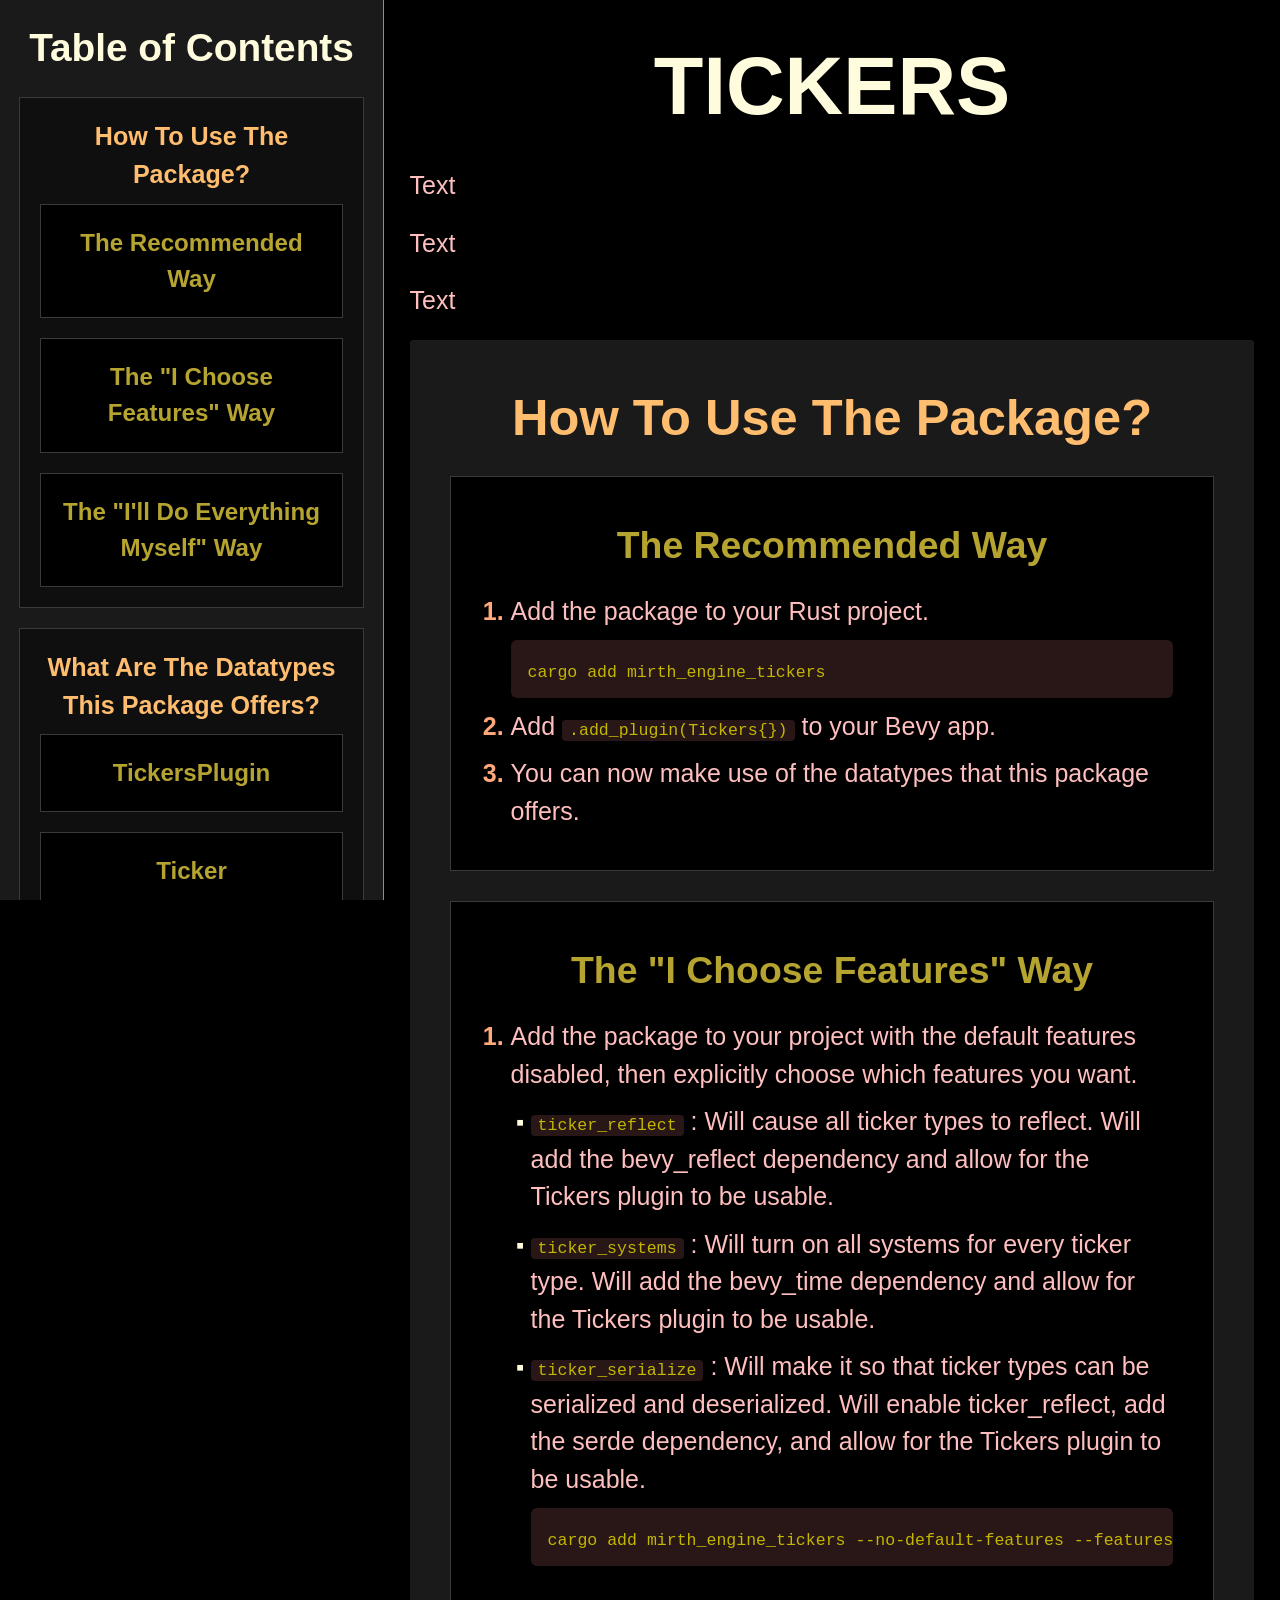
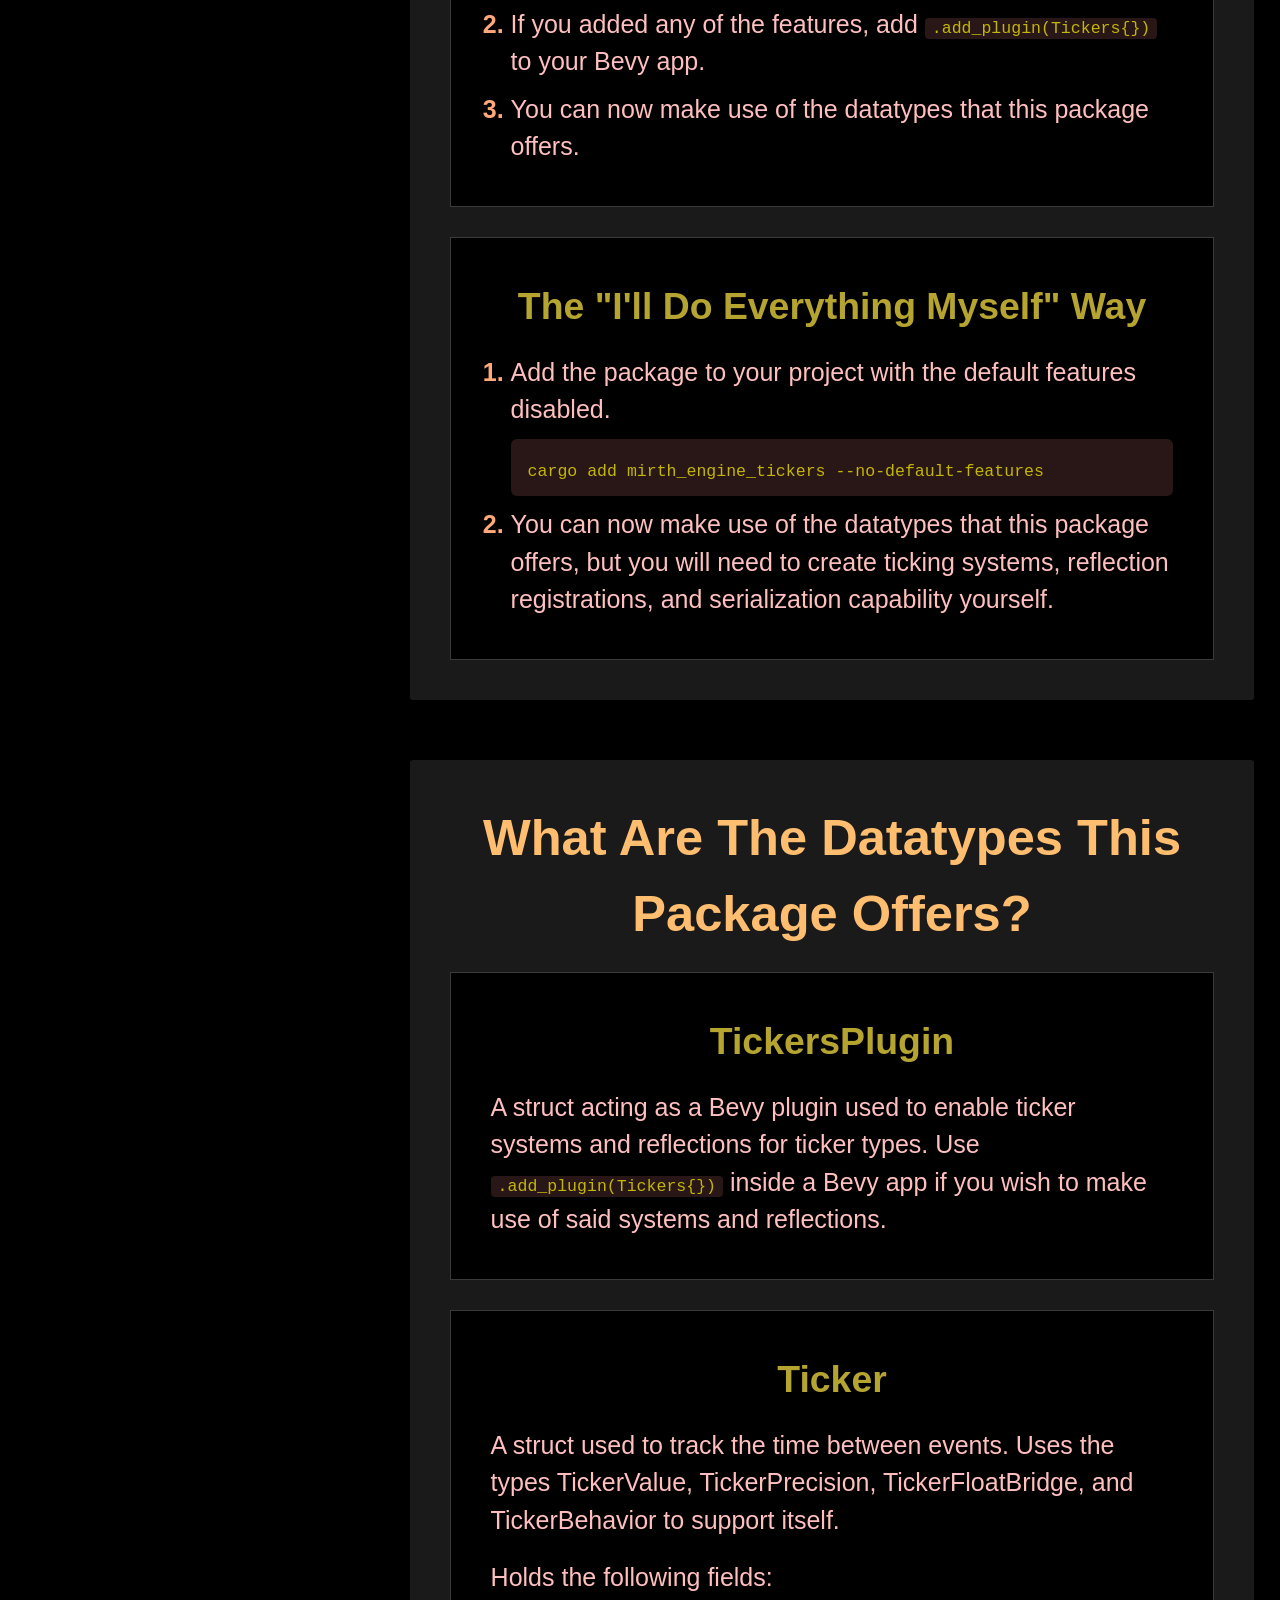
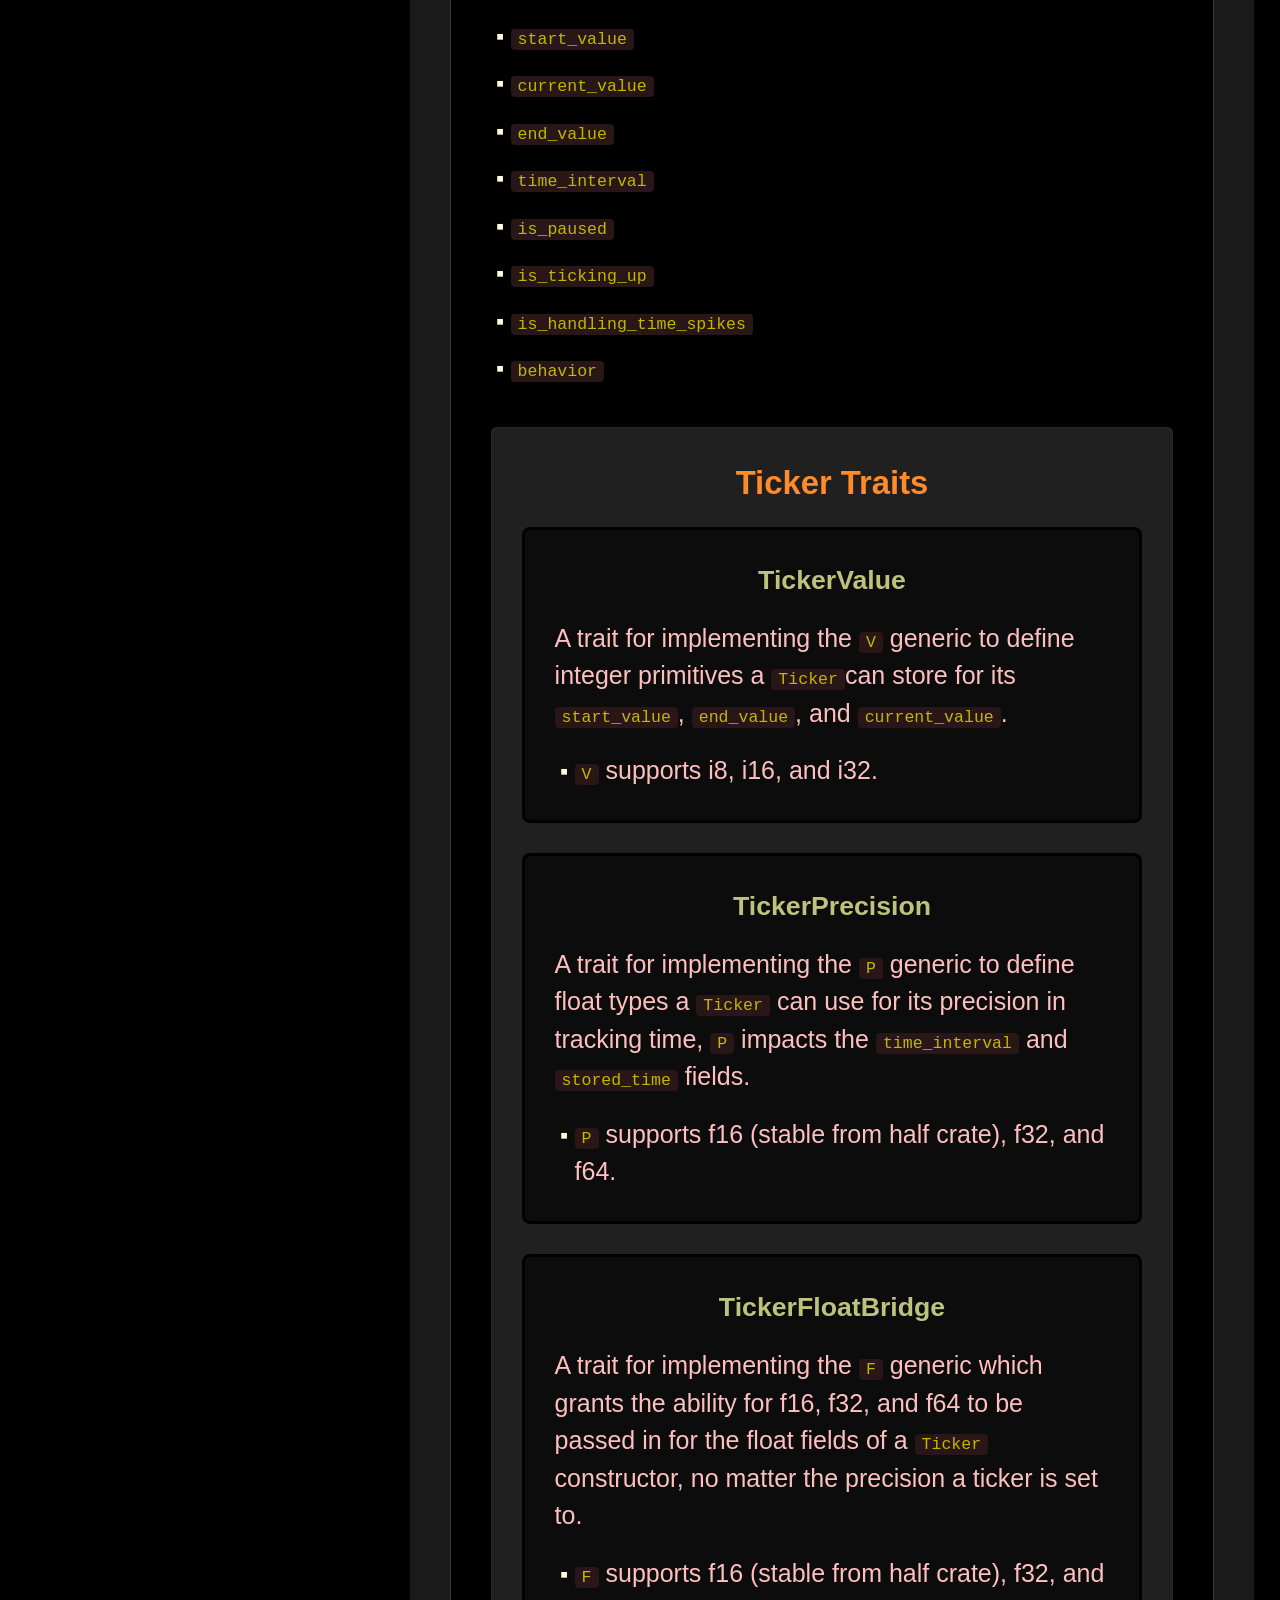
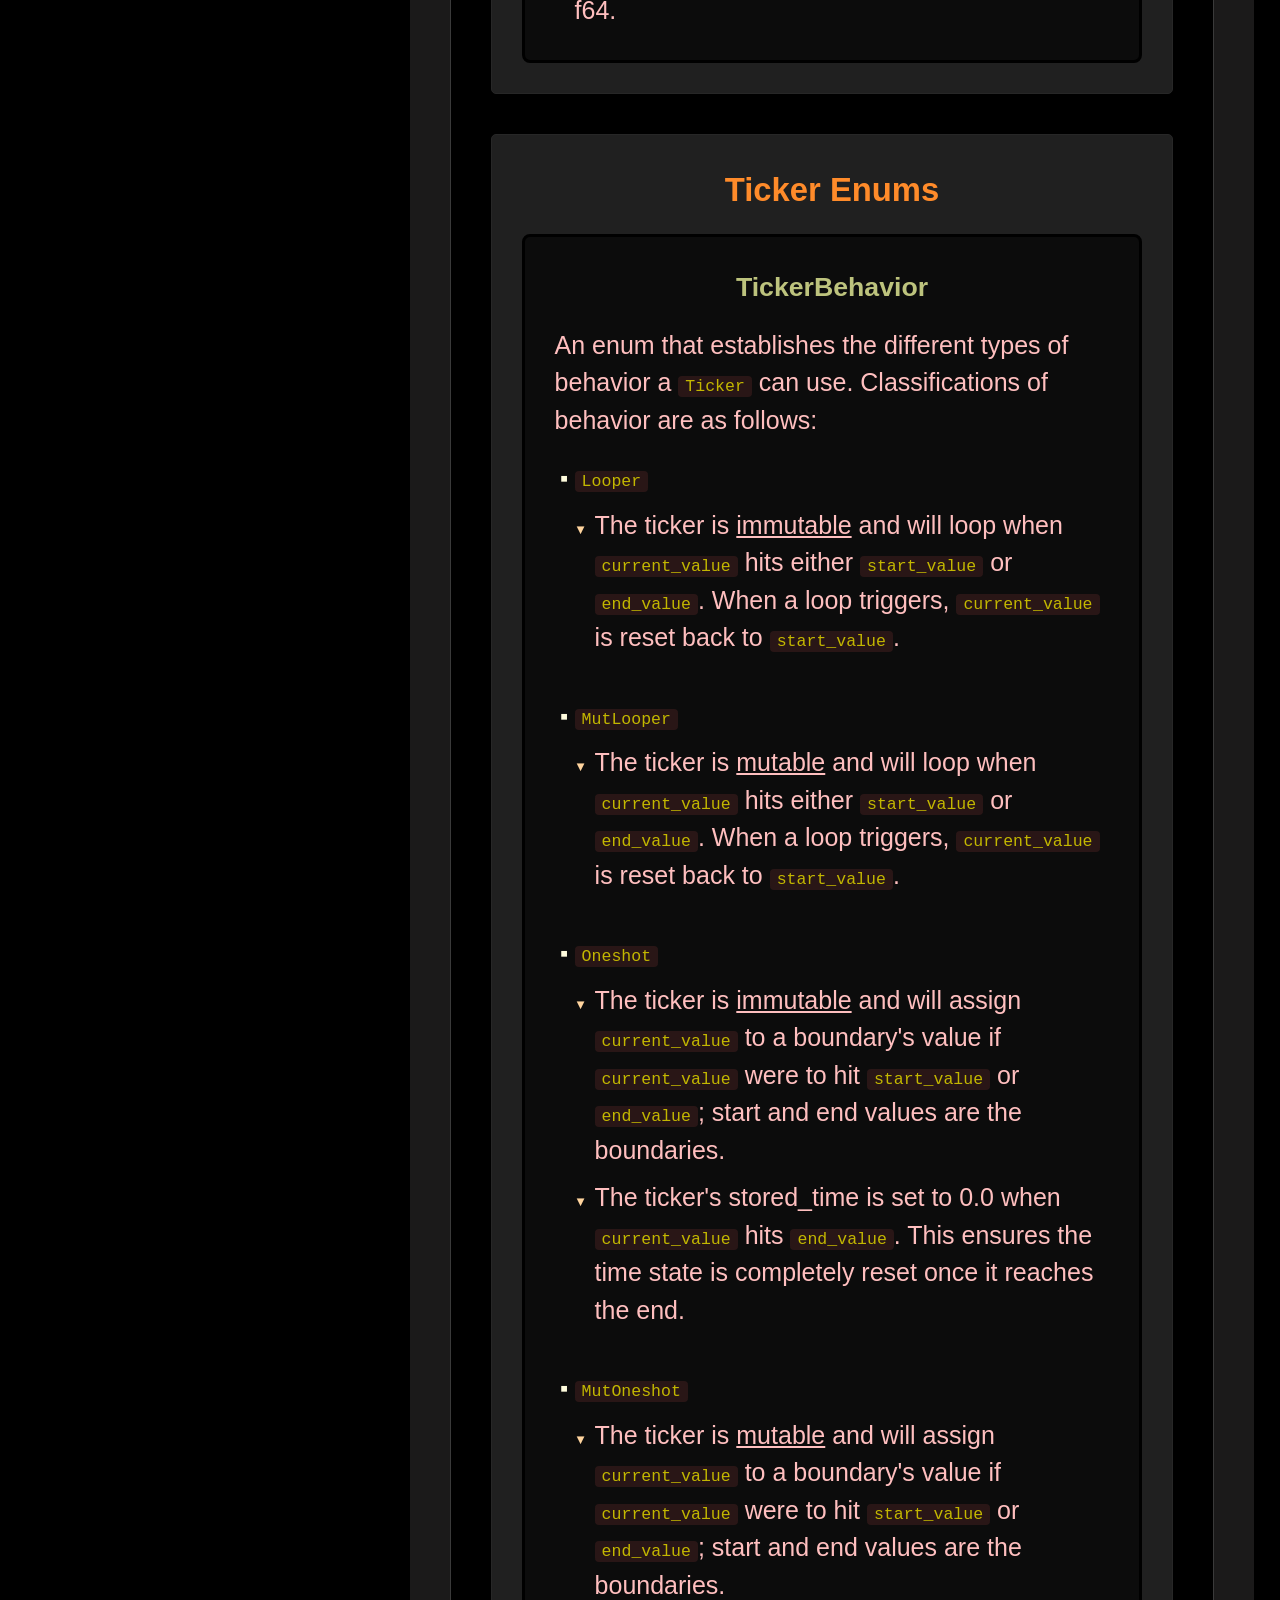
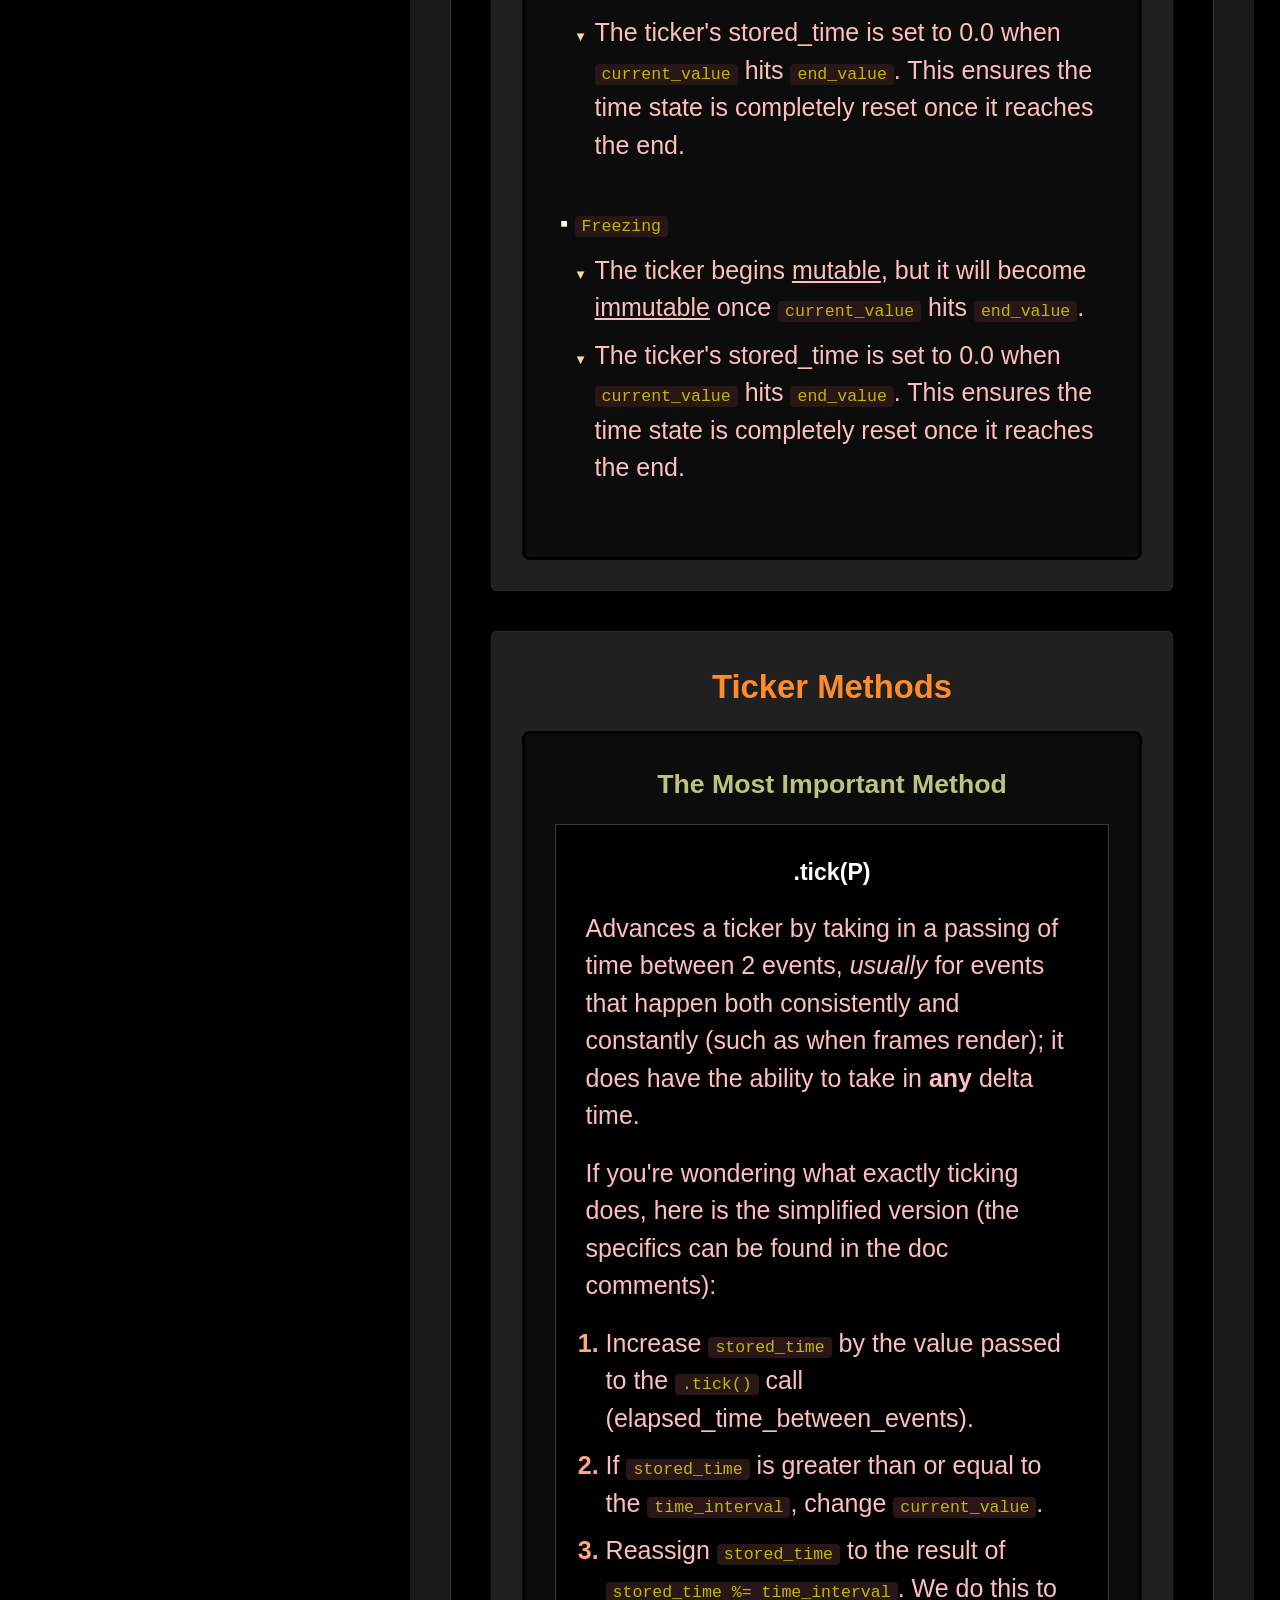
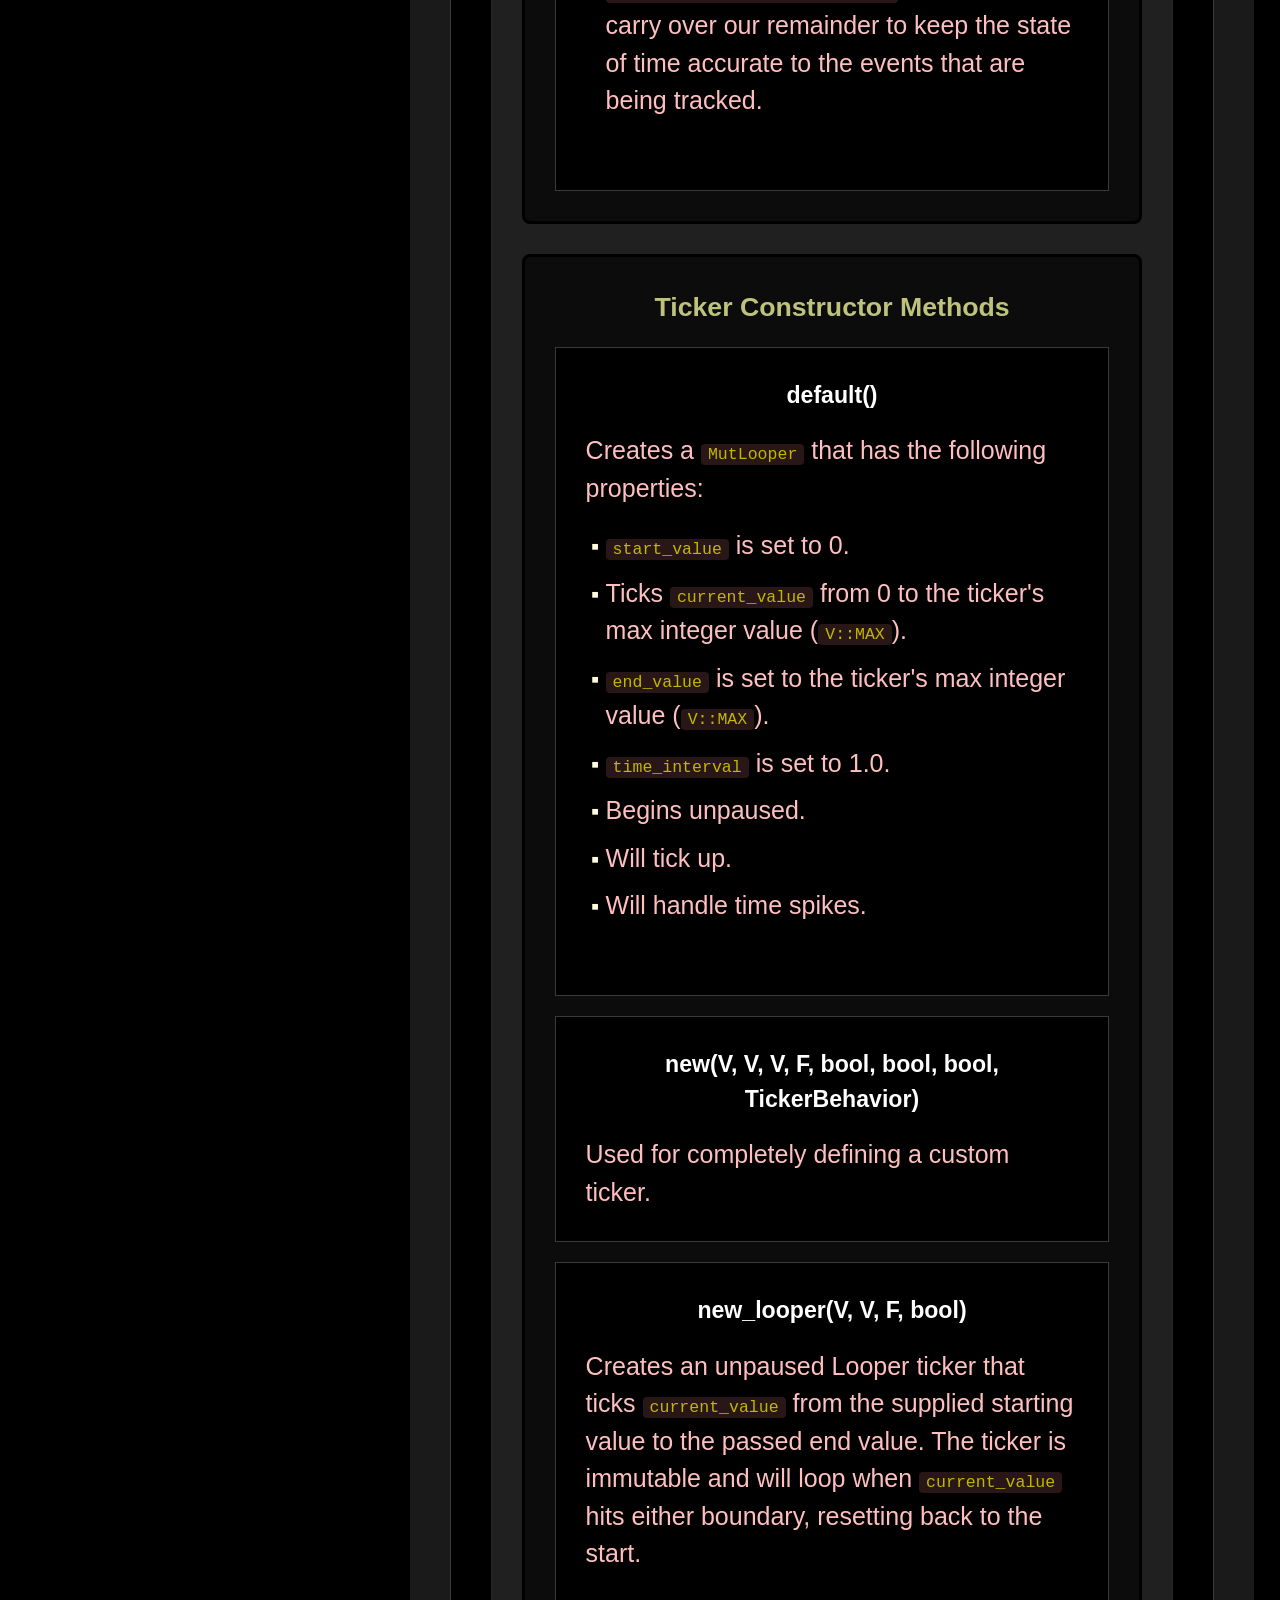
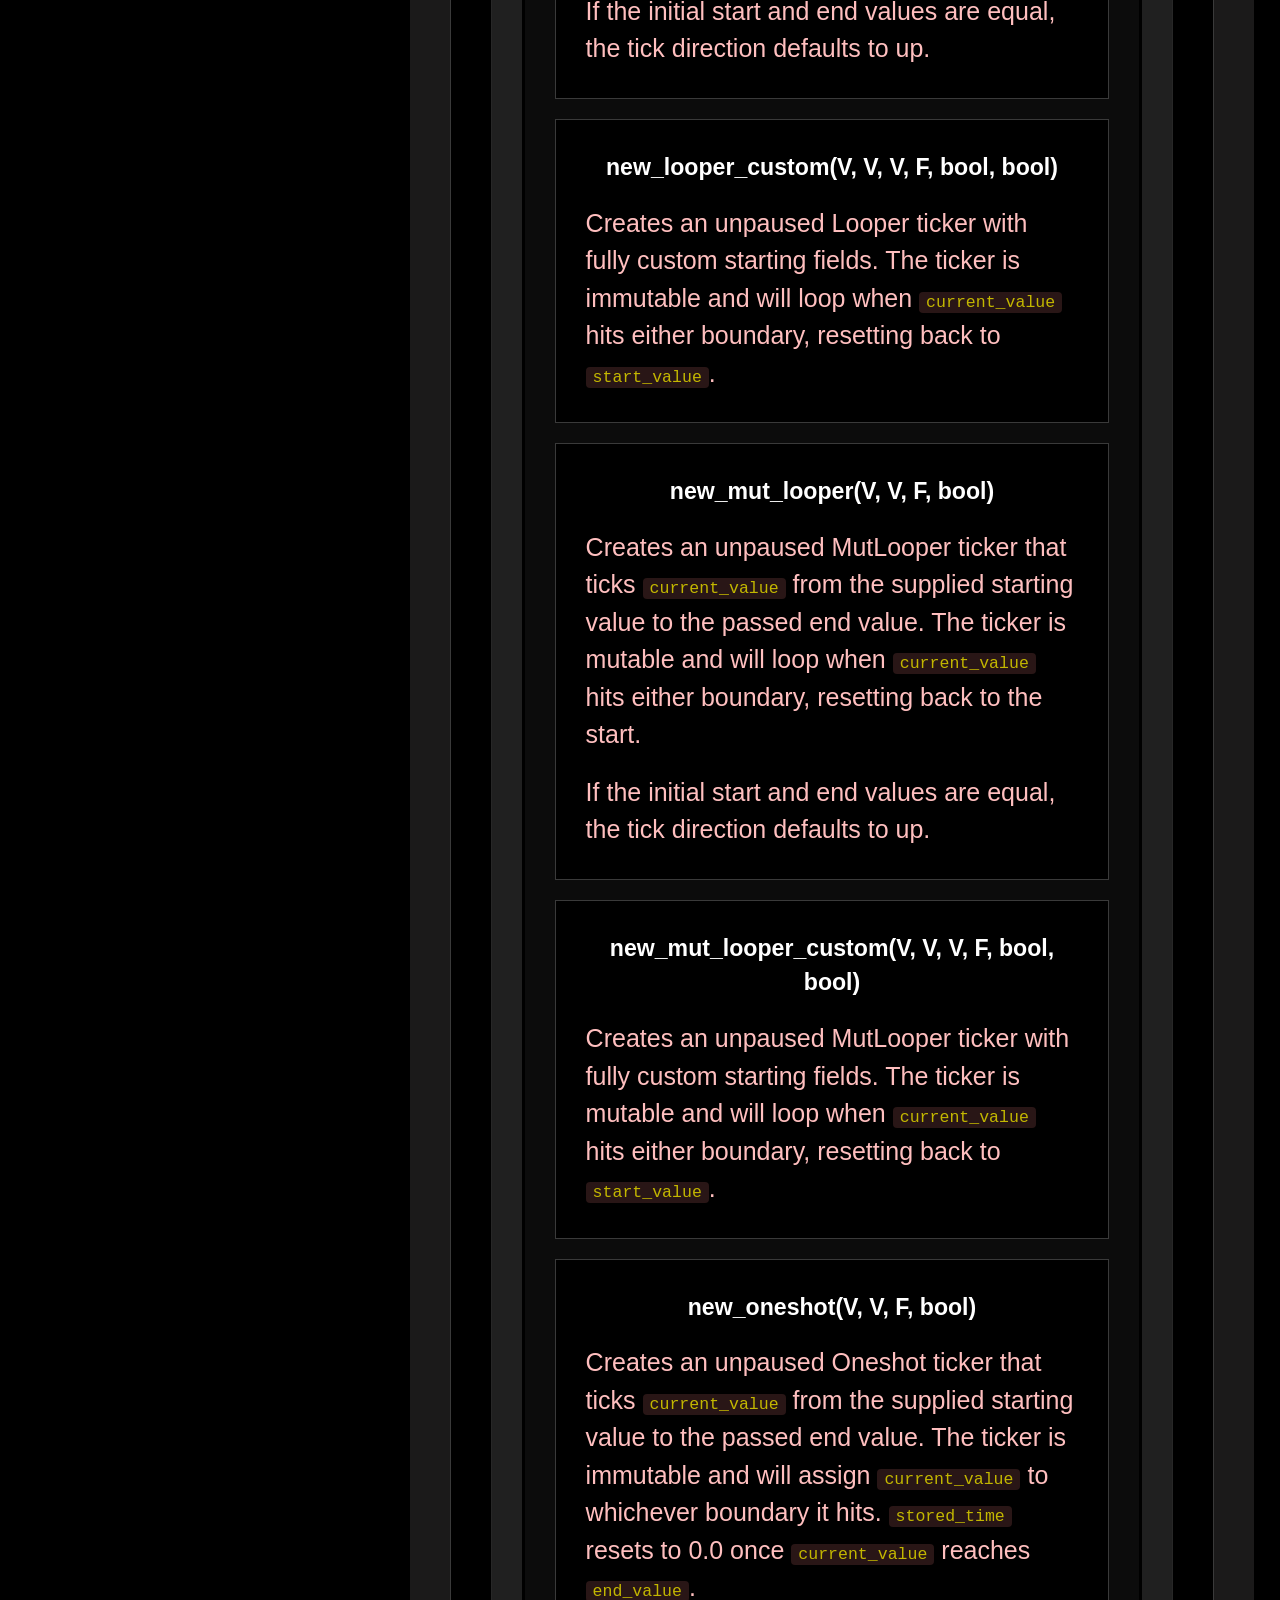
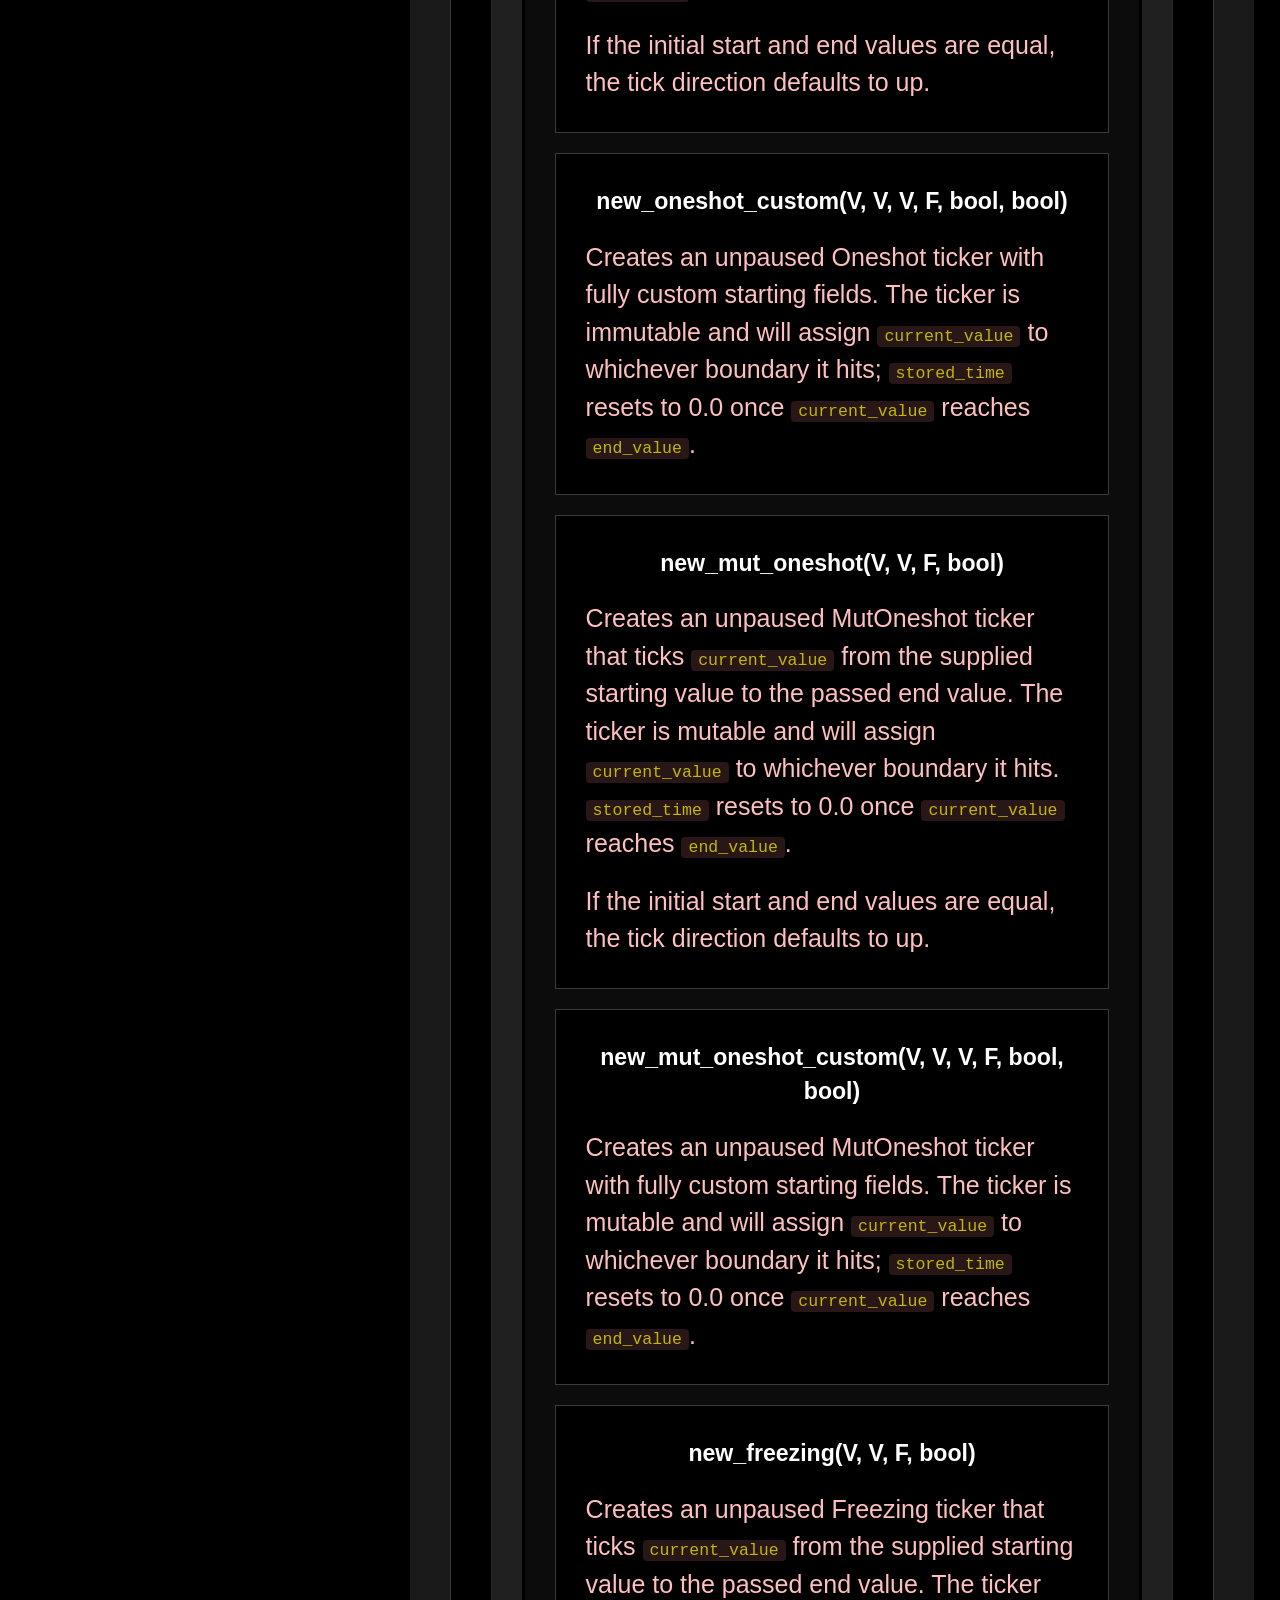
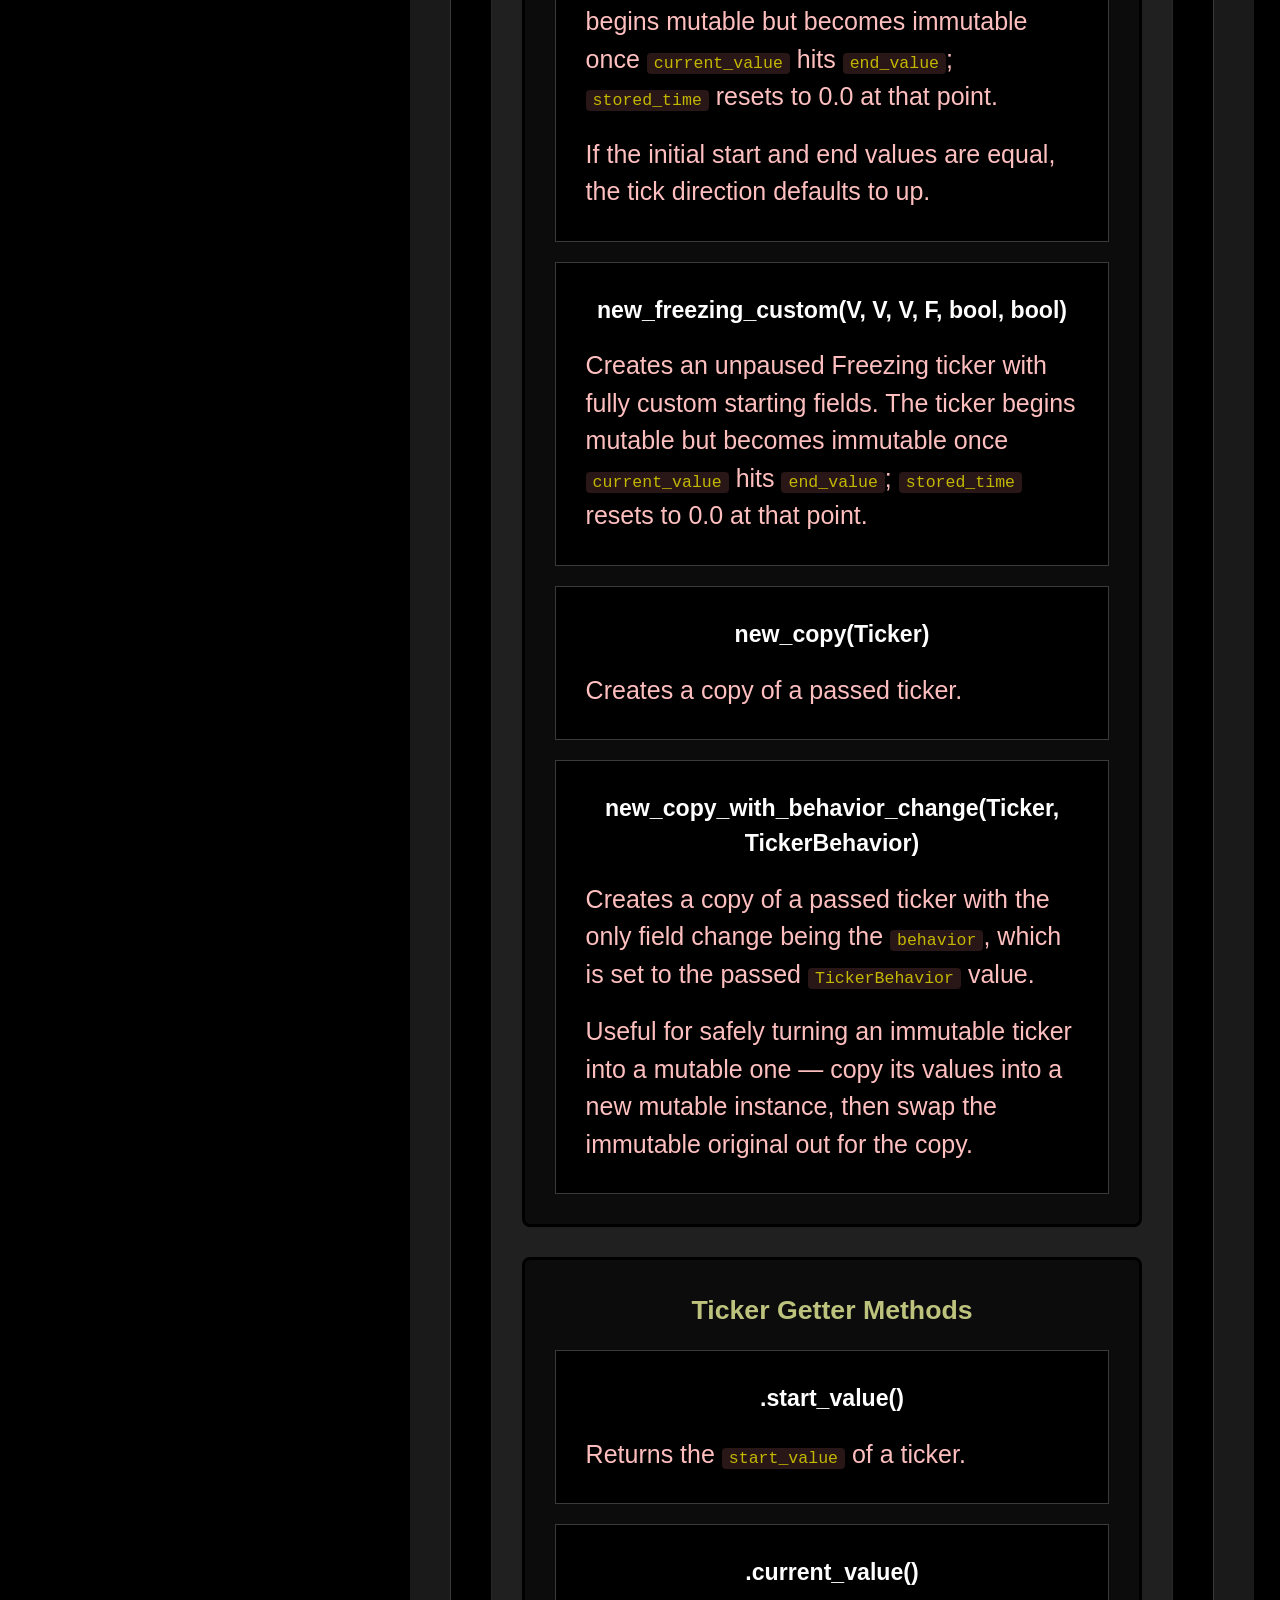
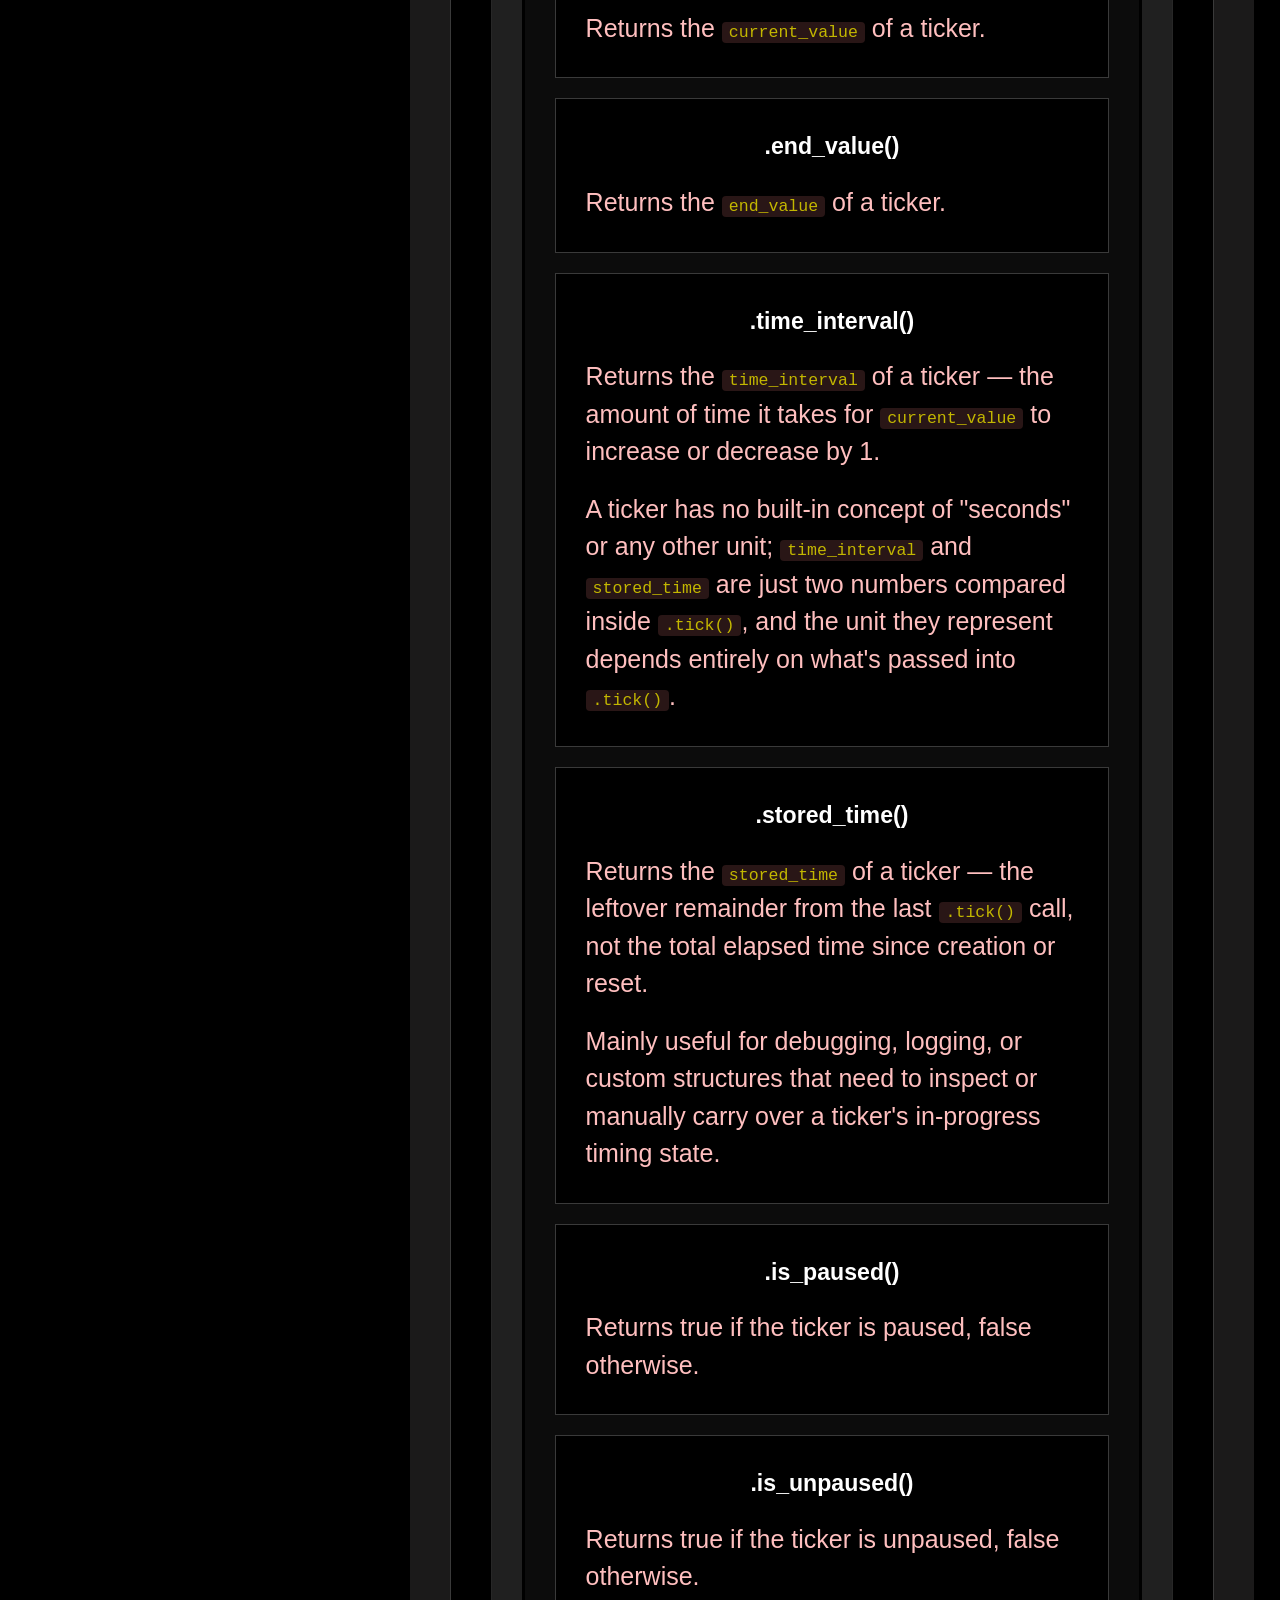
<file: docs/readme.html>
<!DOCTYPE html>
<html lang="en">

    <head>
        <meta charset="UTF-8">
        <title>README for Tickers</title>
        <link rel="stylesheet" href="readme.css">
    </head>



    <body>

        <!-- ============================================================ -->
        <!-- NAVIGATION                                                   -->
        <!-- ============================================================ -->
        <!-- ============================================================ -->
        <!-- NAVIGATION                                                   -->
        <!-- ============================================================ -->
        <nav id="navigation">
            <h1 id="navigation_title">Table of Contents</h1>

            <!-- ToC : How To Use The Package-->
            <div class="nav_box_1">
                <a href="#how-to-use-the-package">How To Use The Package?</a>
                <div class="nav_box_2"><a href="#the-recommended-way">The Recommended Way</a></div>
                <div class="nav_box_2"><a href="#the-i-choose-features-way">The "I Choose Features" Way</a></div>
                <div class="nav_box_2"><a href="#the-i-ll-do-everything-myself-way">The "I'll Do Everything Myself" Way</a></div>
            </div>

            <!-- ToC : What Are The Datatypes This Package Offers? -->
            <div class="nav_box_1">
                <a href="#what-are-the-datatypes-this-package-offers">What Are The Datatypes This Package Offers?</a>

                <!-- ToC : TickersPlugin -->
                <div class="nav_box_2">
                    <a href="#tickersplugin">TickersPlugin</a>
                </div>

                <!-- ToC : Ticker -->
                <div class="nav_box_2">
                    <a href="#ticker">Ticker</a>

                    <!-- ToC : Ticker Traits -->
                    <div class="nav_box_3">
                        <a href="#ticker-traits">Ticker Traits</a>
                        <div class="nav_box_4"><a href="#tickervalue">TickerValue</a></div>
                        <div class="nav_box_4"><a href="#tickerprecision">TickerPrecision</a></div>
                        <div class="nav_box_4"><a href="#tickerfloatbridge">TickerFloatBridge</a></div>
                    </div>

                    <!-- ToC : Ticker Enums -->
                    <div class="nav_box_3">
                        <a href="#ticker-enums">Ticker Enums</a>
                        <div class="nav_box_4"><a href="#tickerbehavior">TickerBehavior</a></div>
                    </div>

                    <!-- ToC : Ticker Methods -->
                    <div class="nav_box_3">
                        <a href="#ticker-methods">Ticker Methods</a>

                        <!-- ToC : Ticker Tick Method -->
                        <div class="nav_box_4">
                            <a href="#the-most-important-method">The Most Important Method</a>
                            <div class="nav_box_5"><a href="#tick-p">.tick(P)</a></div>
                        </div>

                        <!-- ToC : Ticker Constructor Methods -->
                        <div class="nav_box_4">
                            <a href="#ticker-constructor-methods">Ticker Constructor Methods</a>
                            <div class="nav_box_5"><a href="#default">default()</a></div>
                            <div class="nav_box_5"><a href="#new-v-v-v-f-bool-bool-bool-tickerbehavior">new(V, V, V, F, bool, bool, bool, TickerBehavior)</a></div>
                            <div class="nav_box_5"><a href="#new-looper-v-v-f-bool">new_looper(V, V, F, bool)</a></div>
                            <div class="nav_box_5"><a href="#new-looper-custom-v-v-v-f-bool-bool">new_looper_custom(V, V, V, F, bool, bool)</a></div>
                            <div class="nav_box_5"><a href="#new-mut-looper-v-v-f-bool">new_mut_looper(V, V, F, bool)</a></div>
                            <div class="nav_box_5"><a href="#new-mut-looper-custom-v-v-v-f-bool-bool">new_mut_looper_custom(V, V, V, F, bool, bool)</a></div>
                            <div class="nav_box_5"><a href="#new-oneshot-v-v-f-bool">new_oneshot(V, V, F, bool)</a></div>
                            <div class="nav_box_5"><a href="#new-oneshot-custom-v-v-v-f-bool-bool">new_oneshot_custom(V, V, V, F, bool, bool)</a></div>
                            <div class="nav_box_5"><a href="#new-mut-oneshot-v-v-f-bool">new_mut_oneshot(V, V, F, bool)</a></div>
                            <div class="nav_box_5"><a href="#new-mut-oneshot-custom-v-v-v-f-bool-bool">new_mut_oneshot_custom(V, V, V, F, bool, bool)</a></div>
                            <div class="nav_box_5"><a href="#new-freezing-v-v-f-bool">new_freezing(V, V, F, bool)</a></div>
                            <div class="nav_box_5"><a href="#new-freezing-custom-v-v-v-f-bool-bool">new_freezing_custom(V, V, V, F, bool, bool)</a></div>
                            <div class="nav_box_5"><a href="#new-copy-ticker">new_copy(Ticker)</a></div>
                            <div class="nav_box_5"><a href="#new-copy-with-behavior-change-ticker-tickerbehavior">new_copy_with_behavior_change(Ticker, TickerBehavior)</a></div>
                        </div>

                        <!-- ToC : Ticker Getter Methods -->
                        <div class="nav_box_4">
                            <a href="#ticker-getter-methods">Ticker Getter Methods</a>
                            <div class="nav_box_5"><a href="#start-value">.start_value()</a></div>
                            <div class="nav_box_5"><a href="#current-value">.current_value()</a></div>
                            <div class="nav_box_5"><a href="#end-value">.end_value()</a></div>
                            <div class="nav_box_5"><a href="#time-interval">.time_interval()</a></div>
                            <div class="nav_box_5"><a href="#stored-time">.stored_time()</a></div>
                            <div class="nav_box_5"><a href="#is-paused">.is_paused()</a></div>
                            <div class="nav_box_5"><a href="#is-unpaused">.is_unpaused()</a></div>
                            <div class="nav_box_5"><a href="#is-ticking-up">.is_ticking_up()</a></div>
                            <div class="nav_box_5"><a href="#is-ticking-down">.is_ticking_down()</a></div>
                            <div class="nav_box_5"><a href="#is-handling-time-spikes">.is_handling_time_spikes()</a></div>
                            <div class="nav_box_5"><a href="#behavior">.behavior()</a></div>
                        </div>

                        <!-- ToC : Ticker Setter Methods -->
                        <div class="nav_box_4">
                            <a href="#ticker-setter-methods">Ticker Setter Methods</a>
                            <div class="nav_box_5"><a href="#set-start-value-v">.set_start_value(V)</a></div>
                            <div class="nav_box_5"><a href="#set-current-value-v">.set_current_value(V)</a></div>
                            <div class="nav_box_5"><a href="#set-end-value-v">.set_end_value(V)</a></div>
                            <div class="nav_box_5"><a href="#pause">.pause()</a></div>
                            <div class="nav_box_5"><a href="#unpause">.unpause()</a></div>
                            <div class="nav_box_5"><a href="#tick-up">.tick_up()</a></div>
                            <div class="nav_box_5"><a href="#tick-down">.tick_down()</a></div>
                            <div class="nav_box_5"><a href="#start-handling-time-spikes">.start_handling_time_spikes()</a></div>
                            <div class="nav_box_5"><a href="#stop-handling-time-spikes">.stop_handling_time_spikes()</a></div>
                            <div class="nav_box_5"><a href="#set-behavior-tickerbehavior">.set_behavior(TickerBehavior)</a></div>
                        </div>

                        <!-- ToC : Ticker Equality Methods -->
                        <div class="nav_box_4">
                            <a href="#ticker-equality-methods">Ticker Equality Methods</a>
                            <div class="nav_box_5"><a href="#is-current-at-start">.is_current_at_start()</a></div>
                            <div class="nav_box_5"><a href="#is-current-at-end">.is_current_at_end()</a></div>
                            <div class="nav_box_5"><a href="#is-start-at-end">.is_start_at_end()</a></div>
                        </div>

                        <!-- ToC : Ticker Difference Methods -->
                        <div class="nav_box_4">
                            <a href="#ticker-difference-methods">Ticker Difference Methods</a>
                            <div class="nav_box_5"><a href="#difference-from-start">.difference_from_start()</a></div>
                            <div class="nav_box_5"><a href="#difference-from-end">.difference_from_end()</a></div>
                            <div class="nav_box_5"><a href="#difference-from-start-to-end">.difference_from_start_to_end()</a></div>
                        </div>

                        <!-- ToC : Ticker Digit Methods -->
                        <div class="nav_box_4">
                            <a href="#ticker-digit-methods">Ticker Digit Methods</a>
                            <div class="nav_box_5"><a href="#digit-1">.digit_1()</a></div>
                            <div class="nav_box_5"><a href="#digit-2">.digit_2()</a></div>
                            <div class="nav_box_5"><a href="#digit-3">.digit_3()</a></div>
                            <div class="nav_box_5"><a href="#digit-4">.digit_4()</a></div>
                            <div class="nav_box_5"><a href="#digit-5">.digit_5()</a></div>
                            <div class="nav_box_5"><a href="#digit-6">.digit_6()</a></div>
                            <div class="nav_box_5"><a href="#digit-7">.digit_7()</a></div>
                            <div class="nav_box_5"><a href="#digit-8">.digit_8()</a></div>
                            <div class="nav_box_5"><a href="#digit-9">.digit_9()</a></div>
                        </div>

                        <!-- ToC : Ticker Digit-Drop Accounting Methods -->
                        <div class="nav_box_4">
                            <a href="#ticker-digit-drop-accounting-methods">Ticker Digit-Drop Accounting Methods</a>
                            <div class="nav_box_5"><a href="#digit-2-with-dda">.digit_2_with_dda()</a></div>
                            <div class="nav_box_5"><a href="#digit-3-with-dda">.digit_3_with_dda()</a></div>
                            <div class="nav_box_5"><a href="#digit-4-with-dda">.digit_4_with_dda()</a></div>
                            <div class="nav_box_5"><a href="#digit-5-with-dda">.digit_5_with_dda()</a></div>
                            <div class="nav_box_5"><a href="#digit-6-with-dda">.digit_6_with_dda()</a></div>
                            <div class="nav_box_5"><a href="#digit-7-with-dda">.digit_7_with_dda()</a></div>
                            <div class="nav_box_5"><a href="#digit-8-with-dda">.digit_8_with_dda()</a></div>
                            <div class="nav_box_5"><a href="#digit-9-with-dda">.digit_9_with_dda()</a></div>
                        </div>

                        <!-- ToC : Ticker Add Methods -->
                        <div class="nav_box_4">
                            <a href="#ticker-add-methods">Ticker Add Methods</a>
                            <div class="nav_box_5"><a href="#add-to-start-value-v">.add_to_start_value(V)</a></div>
                            <div class="nav_box_5"><a href="#add-to-current-value-v">.add_to_current_value(V)</a></div>
                            <div class="nav_box_5"><a href="#add-to-end-value-v">.add_to_end_value(V)</a></div>
                            <div class="nav_box_5"><a href="#add-to-time-interval-p">.add_to_time_interval(P)</a></div>
                        </div>

                        <!-- ToC : Ticker Percentage Methods -->
                        <div class="nav_box_4">
                            <a href="#ticker-percentage-methods">Ticker Percentage Methods</a>
                            <div class="nav_box_5"><a href="#percentage-completed">.percentage_completed()</a></div>
                            <div class="nav_box_5"><a href="#percentage-remaining">.percentage_remaining()</a></div>
                        </div>

                        <!-- ToC : Ticker Reset Methods -->
                        <div class="nav_box_4">
                            <a href="#ticker-reset-methods">Ticker Reset Methods</a>
                            <div class="nav_box_5"><a href="#soft-reset">.soft_reset()</a></div>
                            <div class="nav_box_5"><a href="#hard-reset">.hard_reset()</a></div>
                        </div>

                        <!-- ToC : Ticker Helper Methods -->
                        <div class="nav_box_4">
                            <a href="#ticker-helper-methods">Ticker Helper Methods</a>
                            <div class="nav_box_5"><a href="#is-mutable">.is_mutable()</a></div>
                            <div class="nav_box_5"><a href="#print-information">.print_information()</a></div>
                        </div>

                    </div>
                </div>
            </div>
        </nav>



        <div id="page_content">

            <!-- ============================================================ -->
            <!-- INTRODUCTION                                                 -->
            <!-- ============================================================ -->
            <p id="title">TICKERS</p>
            <p>Text</p>
            <p>Text</p>
            <p>Text</p>

            <!-- ============================================================ -->
            <!-- HOW TO USE THE PACKAGE                                       -->
            <!-- ============================================================ -->
            <div class="block_1">
                <h1 id="how-to-use-the-package">How To Use The Package?</h1>

                <!-- The Recommended Way -->
                <div class="block_2">
                    <h2 id="the-recommended-way">The Recommended Way</h2>
                    <ol>
                        <li>Add the package to your Rust project.
                            <pre><code>cargo add mirth_engine_tickers</code></pre>
                        </li>
                        <li>Add <code>.add_plugin(Tickers{})</code> to your Bevy app.</li>
                        <li>You can now make use of the datatypes that this package offers.</li>
                    </ol>
                </div>

                <!-- The "I Choose Features" Way -->
                <div class="block_2">
                    <h2 id="the-i-choose-features-way">The "I Choose Features" Way</h2>
                    <ol>
                        <li>Add the package to your project with the default features disabled, then explicitly choose which features you want.
                            <ul>
                                <li><code class="list_header">ticker_reflect</code> : Will cause all ticker types to reflect. Will add the bevy_reflect dependency and allow for the Tickers plugin to be usable.</li>
                                <li><code class="list_header">ticker_systems</code> : Will turn on all systems for every ticker type. Will add the bevy_time dependency and allow for the Tickers plugin to be usable.</li>
                                <li>
                                    <code class="list_header">ticker_serialize</code> : Will make it so that ticker types can be serialized and deserialized. Will enable ticker_reflect, add the serde dependency, and allow for the Tickers plugin to be usable.
                                    <pre><code>cargo add mirth_engine_tickers --no-default-features --features ticker_reflect, ticker_systems, ticker_serialize</code></pre>
                                </li>
                            </ul>
                        </li>
                        <li>If you added any of the features, add <code>.add_plugin(Tickers{})</code> to your Bevy app.</li>
                        <li>You can now make use of the datatypes that this package offers.</li>
                    </ol>
                </div>

                <!-- The "I'll Do Everything Myself" Way -->
                <div class="block_2">
                    <h2 id="the-i-ll-do-everything-myself-way">The "I'll Do Everything Myself" Way</h2>
                    <ol>
                        <li>Add the package to your project with the default features disabled.
                            <pre><code>cargo add mirth_engine_tickers --no-default-features</code></pre>
                        </li>
                        <li>You can now make use of the datatypes that this package offers, but you will need to create ticking systems, reflection registrations, and serialization capability yourself.</li>
                    </ol>
                </div>

            </div>

            <!-- ============================================================ -->
            <!-- WHAT ARE THE DATATYPES THIS PACKAGE OFFERS?                  -->
            <!-- ============================================================ -->
            <div class="block_1">
                <h1 id="what-are-the-datatypes-this-package-offers">What Are The Datatypes This Package Offers?</h1>

                <!-- Tickers Plugin -->
                <div class="block_2">
                    <h2 id="tickersplugin">TickersPlugin</h2>
                    <p>A struct acting as a Bevy plugin used to enable ticker systems and reflections for ticker types.  Use <code>.add_plugin(Tickers{})</code> inside a Bevy app if you wish to make use of said systems and reflections.</p>
                </div>

                <!-- Ticker Struct -->
                <div class="block_2">
                    <h2 id="ticker">Ticker</h2>
                    <p>A struct used to track the time between events.  Uses the types TickerValue, TickerPrecision, TickerFloatBridge, and TickerBehavior to support itself.</p>
                    <p>Holds the following fields:</p>
                    <ul>
                        <li><code>start_value</code></li>
                        <li><code>current_value</code></li>
                        <li><code>end_value</code></li>
                        <li><code>time_interval</code></li>
                        <li><code>is_paused</code></li>
                        <li><code>is_ticking_up</code></li>
                        <li><code>is_handling_time_spikes</code></li>
                        <li><code>behavior</code></li>
                    </ul>


                    <!-- Ticker Traits -->
                    <div class="block_3">
                        <h3 id="ticker-traits">Ticker Traits</h3>

                        <!-- TickerValue -->
                        <div class="block_4">
                            <h4 id="tickervalue">TickerValue</h4>
                            <p>A trait for implementing the <code>V</code> generic to define integer primitives a <code>Ticker</code>can store for its <code>start_value</code>, <code>end_value</code>, and <code>current_value</code>.</p>
                            <ul><li><code>V</code> supports i8, i16, and i32.</li></ul>
                        </div>

                        <!-- TickerPrecision -->
                        <div class="block_4">
                            <h4 id="tickerprecision">TickerPrecision</h4>
                            <p>A trait for implementing the <code>P</code> generic to define float types a <code>Ticker</code> can use for its precision in tracking time, <code>P</code> impacts the <code>time_interval</code> and <code>stored_time</code> fields.</p>
                            <ul><li><code>P</code> supports f16 (stable from half crate), f32, and f64.</li></ul>
                        </div>

                        <!-- TickerFloatBridge -->
                        <div class="block_4">
                            <h4 id="tickerfloatbridge">TickerFloatBridge</h4>
                            <p>A trait for implementing the <code>F</code> generic which grants the ability for f16, f32, and f64 to be passed in for the float fields of a <code>Ticker</code> constructor, no matter the precision a ticker is set to.</p>
                            <ul><li><code>F</code> supports f16 (stable from half crate), f32, and f64.</li></ul>
                        </div>

                    </div>


                    <!-- Ticker Enums -->
                    <div class="block_3">
                        <h3 id="ticker-enums">Ticker Enums</h3>

                        <!-- TickerBehavior -->
                        <div class="block_4">
                            <h4 id="tickerbehavior">TickerBehavior</h4>
                            <p>An enum that establishes the different types of behavior a <code>Ticker</code> can use.  Classifications of behavior are as follows:</p>
                            <ul>

                                <!-- Looper Behavior -->
                                <li>
                                    <code>Looper</code>
                                    <ul>
                                        <li>The ticker is <u>immutable</u> and will loop when <code>current_value</code> hits either <code>start_value</code> or <code>end_value</code>.  When a loop triggers, <code>current_value</code> is reset back to <code>start_value</code>.</li>
                                    </ul>
                                </li>

                                <!-- MutLooper Behavior -->
                                <li>
                                    <code>MutLooper</code>
                                    <ul>
                                        <li>The ticker is <u>mutable</u> and will loop when <code>current_value</code> hits either <code>start_value</code> or <code>end_value</code>.  When a loop triggers, <code>current_value</code> is reset back to <code>start_value</code>.</li>
                                    </ul>
                                </li>

                                <!-- Oneshot Behavior -->
                                <li>
                                    <code>Oneshot</code>
                                    <ul>
                                        <li>The ticker is <u>immutable</u> and will assign <code>current_value</code> to a boundary's value if <code>current_value</code> were to hit <code>start_value</code> or <code>end_value</code>; start and end values are the boundaries.</li>
                                        <li>The ticker's stored_time is set to 0.0 when <code>current_value</code> hits <code>end_value</code>.  This ensures the time state is completely reset once it reaches the end.</li>
                                    </ul>
                                </li>

                                <!-- MutOneshot Behavior -->
                                <li>
                                    <code>MutOneshot</code>
                                    <ul>
                                        <li>The ticker is <u>mutable</u> and will assign <code>current_value</code> to a boundary's value if <code>current_value</code> were to hit <code>start_value</code> or <code>end_value</code>; start and end values are the boundaries.</li>
                                        <li>The ticker's stored_time is set to 0.0 when <code>current_value</code> hits <code>end_value</code>.  This ensures the time state is completely reset once it reaches the end.</li>
                                    </ul>
                                </li>

                                <!-- Freezing Behavior -->
                                <li>
                                    <code>Freezing</code>
                                    <ul>
                                        <li>The ticker begins <u>mutable</u>, but it will become <u>immutable</u> once <code>current_value</code> hits <code>end_value</code>.</li>
                                        <li>The ticker's stored_time is set to 0.0 when <code>current_value</code> hits <code>end_value</code>.  This ensures the time state is completely reset once it reaches the end.</li>
                                    </ul>
                                </li>
                            </ul>
                        </div>
                    </div>


                    <!-- Ticker Methods -->
                    <div class="block_3">
                        <h3 id="ticker-methods">Ticker Methods</h3>

                        <!-- Tick Method -->
                        <div class="block_4">
                            <h4 id="the-most-important-method">The Most Important Method</h4>
                            <div class="block_5">
                                <h5 id="tick-p">.tick(P)</h5>
                                <p>Advances a ticker by taking in a passing of time between 2 events, <i>usually</i> for events that happen both consistently and constantly (such as when frames render); it does have the ability to take in <b>any</b> delta time.</p>
                                <p>If you're wondering what exactly ticking does, here is the simplified version (the specifics can be found in the doc comments):</p>
                                <ol>
                                    <li>Increase <code>stored_time</code> by the value passed to the <code>.tick()</code> call (elapsed_time_between_events).</li>
                                    <li>If <code>stored_time</code> is greater than or equal to the <code>time_interval</code>, change <code>current_value</code>.</li>
                                    <li>Reassign <code>stored_time</code> to the result of <code>stored_time %= time_interval</code>.  We do this to carry over our remainder to keep the state of time accurate to the events that are being tracked.</li>
                                </ol>
                            </div>
                        </div>

                        <!-- Ticker Constructor Methods -->
                        <div class="block_4">
                            <h4 id="ticker-constructor-methods">Ticker Constructor Methods</h4>

                            <!-- default -->
                            <div class="block_5">
                                <h5 id="default">default()</h5>
                                <p>Creates a <code>MutLooper</code> that has the following properties:</p>
                                <ul>
                                    <li><code>start_value</code> is set to 0.</li>
                                    <li>Ticks <code>current_value</code> from 0 to the ticker's max integer value (<code>V::MAX</code>).</li>
                                    <li><code>end_value</code> is set to the ticker's max integer value (<code>V::MAX</code>).</li>
                                    <li><code>time_interval</code> is set to 1.0.</li>
                                    <li>Begins unpaused.</li>
                                    <li>Will tick up.</li>
                                    <li>Will handle time spikes.</li>
                                </ul>
                            </div>

                            <!-- new -->
                            <div class="block_5">
                                <h5 id="new-v-v-v-f-bool-bool-bool-tickerbehavior">new(V, V, V, F, bool, bool, bool, TickerBehavior)</h5>
                                <p>Used for completely defining a custom ticker.</p>
                            </div>

                            <!-- new_looper -->
                            <div class="block_5">
                                <h5 id="new-looper-v-v-f-bool">new_looper(V, V, F, bool)</h5>
                                <p>Creates an unpaused Looper ticker that ticks <code>current_value</code> from the supplied starting value to the passed end value. The ticker is immutable and will loop when <code>current_value</code> hits either boundary, resetting back to the start.</p>
                                <p>If the initial start and end values are equal, the tick direction defaults to up.</p>
                            </div>

                            <!-- new_looper_custom -->
                            <div class="block_5">
                                <h5 id="new-looper-custom-v-v-v-f-bool-bool">new_looper_custom(V, V, V, F, bool, bool)</h5>
                                <p>Creates an unpaused Looper ticker with fully custom starting fields. The ticker is immutable and will loop when <code>current_value</code> hits either boundary, resetting back to <code>start_value</code>.</p>
                            </div>

                            <!-- new_mut_looper -->
                            <div class="block_5">
                                <h5 id="new-mut-looper-v-v-f-bool">new_mut_looper(V, V, F, bool)</h5>
                                <p>Creates an unpaused MutLooper ticker that ticks <code>current_value</code> from the supplied starting value to the passed end value. The ticker is mutable and will loop when <code>current_value</code> hits either boundary, resetting back to the start.</p>
                                <p>If the initial start and end values are equal, the tick direction defaults to up.</p>
                            </div>

                            <!-- new_mut_looper_custom -->
                            <div class="block_5">
                                <h5 id="new-mut-looper-custom-v-v-v-f-bool-bool">new_mut_looper_custom(V, V, V, F, bool, bool)</h5>
                                <p>Creates an unpaused MutLooper ticker with fully custom starting fields. The ticker is mutable and will loop when <code>current_value</code> hits either boundary, resetting back to <code>start_value</code>.</p>
                            </div>

                            <!-- new_oneshot -->
                            <div class="block_5">
                                <h5 id="new-oneshot-v-v-f-bool">new_oneshot(V, V, F, bool)</h5>
                                <p>Creates an unpaused Oneshot ticker that ticks <code>current_value</code> from the supplied starting value to the passed end value. The ticker is immutable and will assign <code>current_value</code> to whichever boundary it hits. <code>stored_time</code> resets to 0.0 once <code>current_value</code> reaches <code>end_value</code>.</p>
                                <p>If the initial start and end values are equal, the tick direction defaults to up.</p>
                            </div>

                            <!-- new_oneshot_custom -->
                            <div class="block_5">
                                <h5 id="new-oneshot-custom-v-v-v-f-bool-bool">new_oneshot_custom(V, V, V, F, bool, bool)</h5>
                                <p>Creates an unpaused Oneshot ticker with fully custom starting fields. The ticker is immutable and will assign <code>current_value</code> to whichever boundary it hits; <code>stored_time</code> resets to 0.0 once <code>current_value</code> reaches <code>end_value</code>.</p>
                            </div>

                            <!-- new_mut_oneshot -->
                            <div class="block_5">
                                <h5 id="new-mut-oneshot-v-v-f-bool">new_mut_oneshot(V, V, F, bool)</h5>
                                <p>Creates an unpaused MutOneshot ticker that ticks <code>current_value</code> from the supplied starting value to the passed end value. The ticker is mutable and will assign <code>current_value</code> to whichever boundary it hits. <code>stored_time</code> resets to 0.0 once <code>current_value</code> reaches <code>end_value</code>.</p>
                                <p>If the initial start and end values are equal, the tick direction defaults to up.</p>
                            </div>

                            <!-- new_mut_oneshot_custom -->
                            <div class="block_5">
                                <h5 id="new-mut-oneshot-custom-v-v-v-f-bool-bool">new_mut_oneshot_custom(V, V, V, F, bool, bool)</h5>
                                <p>Creates an unpaused MutOneshot ticker with fully custom starting fields. The ticker is mutable and will assign <code>current_value</code> to whichever boundary it hits; <code>stored_time</code> resets to 0.0 once <code>current_value</code> reaches <code>end_value</code>.</p>
                            </div>

                            <!-- new_freezing -->
                            <div class="block_5">
                                <h5 id="new-freezing-v-v-f-bool">new_freezing(V, V, F, bool)</h5>
                                <p>Creates an unpaused Freezing ticker that ticks <code>current_value</code> from the supplied starting value to the passed end value. The ticker begins mutable but becomes immutable once <code>current_value</code> hits <code>end_value</code>; <code>stored_time</code> resets to 0.0 at that point.</p>
                                <p>If the initial start and end values are equal, the tick direction defaults to up.</p>
                            </div>

                            <!-- new_freezing_custom -->
                            <div class="block_5">
                                <h5 id="new-freezing-custom-v-v-v-f-bool-bool">new_freezing_custom(V, V, V, F, bool, bool)</h5>
                                <p>Creates an unpaused Freezing ticker with fully custom starting fields. The ticker begins mutable but becomes immutable once <code>current_value</code> hits <code>end_value</code>; <code>stored_time</code> resets to 0.0 at that point.</p>
                            </div>

                            <!-- new_copy -->
                            <div class="block_5">
                                <h5 id="new-copy-ticker">new_copy(Ticker)</h5>
                                <p>Creates a copy of a passed ticker.</p>
                            </div>

                            <!-- new_copy_with_behavior_change -->
                            <div class="block_5">
                                <h5 id="new-copy-with-behavior-change-ticker-tickerbehavior">new_copy_with_behavior_change(Ticker, TickerBehavior)</h5>
                                <p>Creates a copy of a passed ticker with the only field change being the <code>behavior</code>, which is set to the passed <code>TickerBehavior</code> value.</p>
                                <p>Useful for safely turning an immutable ticker into a mutable one — copy its values into a new mutable instance, then swap the immutable original out for the copy.</p>
                            </div>

                        </div>



                        <!-- Ticker Getter Methods -->
                        <div class="block_4">
                            <h4 id="ticker-getter-methods">Ticker Getter Methods</h4>

                            <!-- start_value -->
                            <div class="block_5">
                                <h5 id="start-value">.start_value()</h5>
                                <p>Returns the <code>start_value</code> of a ticker.</p>
                            </div>

                            <!-- current_value -->
                            <div class="block_5">
                                <h5 id="current-value">.current_value()</h5>
                                <p>Returns the <code>current_value</code> of a ticker.</p>
                            </div>

                            <!-- end_value -->
                            <div class="block_5">
                                <h5 id="end-value">.end_value()</h5>
                                <p>Returns the <code>end_value</code> of a ticker.</p>
                            </div>

                            <!-- time_interval -->
                            <div class="block_5">
                                <h5 id="time-interval">.time_interval()</h5>
                                <p>Returns the <code>time_interval</code> of a ticker — the amount of time it takes for <code>current_value</code> to increase or decrease by 1.</p>
                                <p>A ticker has no built-in concept of "seconds" or any other unit; <code>time_interval</code> and <code>stored_time</code> are just two numbers compared inside <code>.tick()</code>, and the unit they represent depends entirely on what's passed into <code>.tick()</code>.</p>
                            </div>

                            <!-- stored_time -->
                            <div class="block_5">
                                <h5 id="stored-time">.stored_time()</h5>
                                <p>Returns the <code>stored_time</code> of a ticker — the leftover remainder from the last <code>.tick()</code> call, not the total elapsed time since creation or reset.</p>
                                <p>Mainly useful for debugging, logging, or custom structures that need to inspect or manually carry over a ticker's in-progress timing state.</p>
                            </div>

                            <!-- is_paused -->
                            <div class="block_5">
                                <h5 id="is-paused">.is_paused()</h5>
                                <p>Returns true if the ticker is paused, false otherwise.</p>
                            </div>

                            <!-- is_unpaused -->
                            <div class="block_5">
                                <h5 id="is-unpaused">.is_unpaused()</h5>
                                <p>Returns true if the ticker is unpaused, false otherwise.</p>
                            </div>

                            <!-- is_ticking_up -->
                            <div class="block_5">
                                <h5 id="is-ticking-up">.is_ticking_up()</h5>
                                <p>Returns true if a ticker is set to tick its <code>current_value</code> up, false otherwise.</p>
                            </div>

                            <!-- is_ticking_down -->
                            <div class="block_5">
                                <h5 id="is-ticking-down">.is_ticking_down()</h5>
                                <p>Returns true if a ticker is set to tick its <code>current_value</code> down, false otherwise.</p>
                            </div>

                            <!-- is_handling_time_spikes -->
                            <div class="block_5">
                                <h5 id="is-handling-time-spikes">.is_handling_time_spikes()</h5>
                                <p>Returns true if the ticker can change <code>current_value</code> by any amount greater than or equal to 0 in a single <code>.tick()</code> call, catching up all built-up time at once.</p>
                                <p>Returns false if the ticker can only change <code>current_value</code> by 1 or 0 per <code>.tick()</code> call, no matter how much time has built up between calls.</p>
                            </div>

                            <!-- behavior -->
                            <div class="block_5">
                                <h5 id="behavior">.behavior()</h5>
                                <p>Returns the behavior type of the ticker.</p>
                            </div>

                        </div>



                        <!-- Ticker Setter Methods -->
                        <div class="block_4">
                            <h4 id="ticker-setter-methods">Ticker Setter Methods</h4>

                            <!-- set_start_value -->
                            <div class="block_5">
                                <h5 id="set-start-value-v">.set_start_value(V)</h5>
                                <p>Changes <code>start_value</code> to the passed value.</p>
                                <p>If the new <code>start_value</code> shifts the valid range such that <code>current_value</code> is left outside the boundaries, <code>current_value</code> is automatically clamped to the nearest valid edge. <code>start_value</code> itself cannot go outside <code>V::MIN</code> to <code>V::MAX</code> and will be clamped down if it does.</p>
                            </div>

                            <!-- set_current_value -->
                            <div class="block_5">
                                <h5 id="set-current-value-v">.set_current_value(V)</h5>
                                <p>Changes <code>current_value</code> to the passed value.</p>
                                <p><code>current_value</code> cannot go outside the range that <code>start_value</code> and <code>end_value</code> create and will be clamped down if it does.</p>
                            </div>

                            <!-- set_end_value -->
                            <div class="block_5">
                                <h5 id="set-end-value-v">.set_end_value(V)</h5>
                                <p>Changes <code>end_value</code> to the passed value.</p>
                                <p>If the new <code>end_value</code> shifts the valid range such that <code>current_value</code> is left outside the boundaries, <code>current_value</code> is automatically clamped to the nearest valid edge. <code>end_value</code> itself cannot go outside <code>V::MIN</code> to <code>V::MAX</code> and will be clamped down if it does.</p>
                            </div>

                            <!-- pause -->
                            <div class="block_5">
                                <h5 id="pause">.pause()</h5>
                                <p>Prevents <code>.tick()</code> calls on a ticker from doing their job.</p>
                            </div>

                            <!-- pause -->
                            <div class="block_5">
                                <h5 id="unpause">.unpause()</h5>
                                <p>Allows <code>.tick()</code> calls on a ticker to do their job.</p>
                            </div>

                            <!-- tick_up -->
                            <div class="block_5">
                                <h5 id="tick-up">.tick_up()</h5>
                                <p>Causes the ticker's <code>current_value</code> to count up.</p>
                            </div>

                            <!-- tick_down -->
                            <div class="block_5">
                                <h5 id="tick-down">.tick_down()</h5>
                                <p>Causes the ticker's <code>current_value</code> to count down.</p>
                            </div>

                            <!-- start_handling_time_spikes -->
                            <div class="block_5">
                                <h5 id="start-handling-time-spikes">.start_handling_time_spikes()</h5>
                                <p>Makes it so that <code>.tick()</code> calls on a ticker add or subtract all built-up integer time since the last <code>.tick()</code> call to <code>current_value</code> (direction depends on <code>is_ticking_up</code>), with any floating remainder carried over into <code>stored_time</code> for the next call.</p>
                            </div>

                            <!-- stop_handling_time_spikes -->
                            <div class="block_5">
                                <h5 id="stop-handling-time-spikes">.stop_handling_time_spikes()</h5>
                                <p>Makes it so that <code>.tick()</code> calls on a ticker only add or subtract 1 to <code>current_value</code> (direction depends on <code>is_ticking_up</code>), no matter how much time has built up between calls.</p>
                            </div>

                            <!-- set_behavior -->
                            <div class="block_5">
                                <h5 id="set-behavior-tickerbehavior">.set_behavior(TickerBehavior)</h5>
                                <p>Switches the behavior of a ticker to the passed <code>TickerBehavior</code> type.</p>
                                <p>Does not work for tickers with immutable behavior — use <code>new_copy_with_behavior_change</code> to simulate switching an immutable ticker to mutable behavior, then substitute the copy in for the original.</p>
                            </div>

                        </div>



                        <!-- Ticker Equality Methods -->
                        <div class="block_4">
                            <h4 id="ticker-equality-methods">Ticker Equality Methods</h4>

                            <!-- is_current_at_start -->
                            <div class="block_5">
                                <h5 id="is-current-at-start">.is_current_at_start()</h5>
                                <p>Returns true if <code>current_value</code> and <code>start_value</code> are equal to one another, false otherwise.</p>
                                <p>Useful in oneshot tickers that count down to <code>start_value</code>, to determine if the oneshot is finished.</p>
                            </div>

                            <!-- is_current_at_end -->
                            <div class="block_5">
                                <h5 id="is-current-at-end">.is_current_at_end()</h5>
                                <p>Returns true if <code>current_value</code> and <code>end_value</code> are equal to one another, false otherwise.</p>
                                <p>Useful in oneshot tickers that count up to <code>end_value</code>, to determine if the oneshot is finished.</p>
                            </div>

                            <!-- is_start_at_end -->
                            <div class="block_5">
                                <h5 id="is-start-at-end">.is_start_at_end()</h5>
                                <p>Returns true if <code>start_value</code> and <code>end_value</code> are equal to one another, false otherwise.</p>
                                <p>This is mainly useful when the bounds of a mutable ticker are slowly tightening and you need to detect when they've finally met.</p>
                            </div>

                        </div>



                        <!-- Ticker Difference Methods -->
                        <div class="block_4">
                            <h4 id="ticker-difference-methods">Ticker Difference Methods</h4>

                            <!-- difference_from_start -->
                            <div class="block_5">
                                <h5 id="difference-from-start">.difference_from_start()</h5>
                                <p>Returns the difference between <code>current_value</code> and <code>start_value</code>. Will only return positive numbers, including 0.</p>
                            </div>

                            <!-- difference_from__end -->
                            <div class="block_5">
                                <h5 id="difference-from-end">.difference_from_end()</h5>
                                <p>Returns the difference between <code>current_value</code> and <code>end_value</code>. Will only return positive numbers, including 0.</p>
                            </div>

                            <!-- difference_from_start_to_end -->
                            <div class="block_5">
                                <h5 id="difference-from-start-to-end">.difference_from_start_to_end()</h5>
                                <p>Returns the difference between <code>start_value</code> and <code>end_value</code>. Will only return positive numbers, including 0.</p>
                            </div>

                        </div>



                        <!-- Ticker Digit Methods -->
                        <div class="block_4">
                            <h4 id="ticker-digit-methods">Ticker Digit Methods</h4>

                            <!-- digit_1 -->
                            <div class="block_5">
                                <h5 id="digit-1">.digit_1()</h5>
                                <p>Returns the digit in the ones-place of <code>current_value</code>. Always positive.</p>
                            </div>

                            <!-- digit_2 -->
                            <div class="block_5">
                                <h5 id="digit-2">.digit_2()</h5>
                                <p>Returns the digit in the tens-place of <code>current_value</code>. Always positive; returns 0 if the digit doesn't exist.</p>
                            </div>

                            <!-- digit_3 -->
                            <div class="block_5">
                                <h5 id="digit-3">.digit_3()</h5>
                                <p>Returns the digit in the hundreds-place of <code>current_value</code>. Always positive; returns 0 if the digit doesn't exist.</p>
                            </div>

                            <!-- digit_4 -->
                            <div class="block_5">
                                <h5 id="digit-4">.digit_4()</h5>
                                <p>Returns the digit in the thousands-place of <code>current_value</code>. Always positive; returns 0 if the digit doesn't exist.</p>
                            </div>

                            <!-- digit_5 -->
                            <div class="block_5">
                                <h5 id="digit-5">.digit_5()</h5>
                                <p>Returns the digit in the ten-thousands-place of <code>current_value</code>. Always positive; returns 0 if the digit doesn't exist.</p>
                            </div>

                            <!-- digit_6 -->
                            <div class="block_5">
                                <h5 id="digit-6">.digit_6()</h5>
                                <p>Returns the digit in the hundred-thousands-place of <code>current_value</code>. Always positive; returns 0 if the digit doesn't exist.</p>
                            </div>

                            <!-- digit_7 -->
                            <div class="block_5">
                                <h5 id="digit-7">.digit_7()</h5>
                                <p>Returns the digit in the millions-place of <code>current_value</code>. Always positive; returns 0 if the digit doesn't exist.</p>
                            </div>

                            <!-- digit_8 -->
                            <div class="block_5">
                                <h5 id="digit-8">.digit_8()</h5>
                                <p>Returns the digit in the ten-millions-place of <code>current_value</code>. Always positive; returns 0 if the digit doesn't exist.</p>
                            </div>

                            <!-- digit_9 -->
                            <div class="block_5">
                                <h5 id="digit-9">.digit_9()</h5>
                                <p>Returns the digit in the hundred-millions-place of <code>current_value</code>. Always positive; returns 0 if the digit doesn't exist.</p>
                            </div>

                        </div>



                        <!-- Ticker Digit DDA Methods -->
                        <div class="block_4">
                            <h4 id="ticker-digit-drop-accounting-methods">Ticker Digit-Drop Accounting Methods</h4>
                            <p>Digit-Drop Accounting (DDA) is what tells you the difference between a digit that is absent and a digit that is simply 0.  For any Digit DDA method, if a specified digit exists within <code>current_value</code>, its value is returned as <code>Some(positive_i8)</code>.  If the digit doesn't exist, then <code>None</code> is returned.</p>
                            <p>The ones-place always exists, so there is no DDA method for the first digit.</p>

                            <!-- digit_2_with_dda -->
                            <div class="block_5">
                                <h5 id="digit-2-with-dda">.digit_2_with_dda()</h5>
                                <p>Returns the digit in the tens-place of <code>current_value</code> as <code>Some(positive_i8)</code> if it exists, or <code>None</code> if it doesn't.</p>
                            </div>

                            <!-- digit_3_with_dda -->
                            <div class="block_5">
                                <h5 id="digit-3-with-dda">.digit_3_with_dda()</h5>
                                <p>Returns the digit in the hundreds-place of <code>current_value</code> as <code>Some(positive_i8)</code> if it exists, or <code>None</code> if it doesn't.</p>
                            </div>

                            <!-- digit_4_with_dda -->
                            <div class="block_5">
                                <h5 id="digit-4-with-dda">.digit_4_with_dda()</h5>
                                <p>Returns the digit in the thousands-place of <code>current_value</code> as <code>Some(positive_i8)</code> if it exists, or <code>None</code> if it doesn't.</p>
                            </div>

                            <!-- digit_5_with_dda -->
                            <div class="block_5">
                                <h5 id="digit-5-with-dda">.digit_5_with_dda()</h5>
                                <p>Returns the digit in the ten-thousands-place of <code>current_value</code> as <code>Some(positive_i8)</code> if it exists, or <code>None</code> if it doesn't.</p>
                            </div>

                            <!-- digit_6_with_dda -->
                            <div class="block_5">
                                <h5 id="digit-6-with-dda">.digit_6_with_dda()</h5>
                                <p>Returns the digit in the hundred-thousands-place of <code>current_value</code> as <code>Some(positive_i8)</code> if it exists, or <code>None</code> if it doesn't.</p>
                            </div>

                            <!-- digit_7_with_dda -->
                            <div class="block_5">
                                <h5 id="digit-7-with-dda">.digit_7_with_dda()</h5>
                                <p>Returns the digit in the millions-place of <code>current_value</code> as <code>Some(positive_i8)</code> if it exists, or <code>None</code> if it doesn't.</p>
                            </div>

                            <!-- digit_8_with_dda -->
                            <div class="block_5">
                                <h5 id="digit-8-with-dda">.digit_8_with_dda()</h5>
                                <p>Returns the digit in the ten-millions-place of <code>current_value</code> as <code>Some(positive_i8)</code> if it exists, or <code>None</code> if it doesn't.</p>
                            </div>

                            <!-- digit_9_with_dda -->
                            <div class="block_5">
                                <h5 id="digit-9-with-dda">.digit_9_with_dda()</h5>
                                <p>Returns the digit in the hundred-millions-place of <code>current_value</code> as <code>Some(positive_i8)</code> if it exists, or <code>None</code> if it doesn't.</p>
                            </div>

                        </div>



                        <!-- Ticker Add Methods -->
                        <div class="block_4">
                            <h4 id="ticker-add-methods">Ticker Add Methods</h4>

                            <!-- add_to_start_value -->
                            <div class="block_5">
                                <h5 id="add-to-start-value-v">.add_to_start_value(V)</h5>
                                <p>Adds to the <code>start_value</code> of the ticker by the passed value; negatives subtract. The result will never overflow or wrap, staying within <code>V::MIN</code> to <code>V::MAX</code> (inclusive).</p>
                                <p>If the new <code>start_value</code> shifts the valid range such that <code>current_value</code> is left outside the boundaries, <code>current_value</code> is automatically clamped to the nearest valid edge.</p>
                            </div>

                            <!-- add_to_current_value -->
                            <div class="block_5">
                                <h5 id="add-to-current-value-v">.add_to_current_value(V)</h5>
                                <p>Adds to the <code>current_value</code> of the ticker by the passed value; negatives subtract. The result will never overflow or wrap, staying within <code>start_value</code> to <code>end_value</code> (inclusive).</p>
                            </div>

                            <!-- add_to_end_value -->
                            <div class="block_5">
                                <h5 id="add-to-end-value-v">.add_to_end_value(V)</h5>
                                <p>Adds to the <code>end_value</code> of the ticker by the passed value; negatives subtract. The result will never overflow or wrap, staying within <code>V::MIN</code> to <code>V::MAX</code> (inclusive).</p>
                                <p>If the new <code>end_value</code> shifts the valid range such that <code>current_value</code> is left outside the boundaries, <code>current_value</code> is automatically clamped to the nearest valid edge.</p>
                            </div>

                            <!-- add_to_time_interval -->
                            <div class="block_5">
                                <h5 id="add-to-time-interval-p">.add_to_time_interval(P)</h5>
                                <p>Adds to the <code>time_interval</code> of the ticker by the passed value; negatives subtract. <code>time_interval</code> can never be 0, negative, or exceed <code>P::MAX</code>, since that would cause <code>.tick()</code> to produce erratic values.</p>
                                <p>This cannot be used to flip a ticker's tick direction — use <code>.tick_up()</code> or <code>.tick_down()</code> for that instead.</p>
                            </div>

                        </div>



                        <!-- Ticker Percentage Methods -->
                        <div class="block_4">
                            <h4 id="ticker-percentage-methods">Ticker Percentage Methods</h4>

                            <!-- percentage_completed -->
                            <div class="block_5">
                                <h5 id="percentage-completed">.percentage_completed()</h5>
                                <p>Returns the exact percentage of completion from <code>start_value</code> to <code>end_value</code> as a float.</p>
                                <p>A value of <code>0.0</code> means <code>current_value</code> is at <code>start_value</code>, and <code>1.0</code> means it's at <code>end_value</code>. Returns <code>None</code> if <code>start_value</code> and <code>end_value</code> are equal.</p>
                            </div>

                            <!-- percentage_remaining -->
                            <div class="block_5">
                                <h5 id="percentage-remaining">.percentage_remaining()</h5>
                                <p>Returns the remaining percentage needed to reach <code>end_value</code> as a float.</p>
                                <p>A value of <code>0.0</code> means <code>current_value</code> is at <code>end_value</code>, and <code>1.0</code> means it's at <code>start_value</code>. Returns <code>None</code> if <code>start_value</code> and <code>end_value</code> are equal.</p>
                            </div>
                        </div>



                        <!-- Ticker Reset Methods -->
                        <div class="block_4">
                            <h4 id="ticker-reset-methods">Ticker Reset Methods</h4>

                            <!-- soft_reset -->
                            <div class="block_5">
                                <h5 id="soft-reset">.soft_reset()</h5>
                                <p>Resets <code>current_value</code> back to <code>start_value</code>.</p>
                            </div>

                            <!-- hard_reset -->
                            <div class="block_5">
                                <h5 id="hard-reset">.hard_reset()</h5>
                                <p>Resets <code>current_value</code> back to <code>start_value</code> and zeroes out <code>stored_time</code>. Best used when you want to completely wipe whatever has been accumulated, including the timing state.</p>
                                <p>If you need to carry over the timing remainder from the last <code>.tick()</code>, do not use this.</p>
                            </div>

                        </div>



                        <!-- Ticker Helper Methods -->
                        <div class="block_4">
                            <h4 id="ticker-helper-methods">Ticker Helper Methods</h4>

                            <!-- is_mutable -->
                            <div class="block_5">
                                <h5 id="is-mutable">.is_mutable()</h5>
                                <p>Returns true if the <code>behavior</code> of a ticker is mutable, false otherwise.</p>
                            </div>

                            <!-- print_information -->
                            <div class="block_5">
                                <h5 id="print-information">.print_information()</h5>
                                <p>Prints out all the fields and their values of a ticker.</p>
                            </div>

                        </div>

                    </div>

                </div>
            </div>

        </div>
    </body>
</html>
</file>
<file: docs/readme.css>
/* ================================================================ */
/* ANIMATIONS                                                       */
/* ================================================================ */
@keyframes pageFadeIn {
    from {
        opacity: 0;
        transform: translateY(10px);
    }
    to {
        opacity: 1;
        transform: translateY(0);
    }
}

@keyframes torchFlicker {
    0%, 100% {
        text-shadow: 0 0 4px rgba(255, 190, 111, 0.3), 0 0 12px rgba(255, 139, 42, 0.2);
    }
    30% {
        text-shadow: 0 0 2px rgba(255, 190, 111, 0.15), 0 0 8px rgba(255, 139, 42, 0.1);
    }
    50% {
        text-shadow: 0 0 5px rgba(255, 190, 111, 0.4), 0 0 15px rgba(255, 139, 42, 0.35);
    }
    80% {
        text-shadow: 0 0 3px rgba(255, 190, 111, 0.2), 0 0 10px rgba(255, 139, 42, 0.15);
    }
}

/* ================================================================ */
/* GENERAL STUFF                                                    */
/* ================================================================ */

html {
    scroll-behavior: smooth;
}

* {
    padding: 0;
    margin: 0 auto;
    box-sizing: border-box;
    color: #ffbfbf;
    font-family: Spectral, sans-serif;
    line-height: 1.5;
    font-size: clamp(1rem, 0.95rem + 0.5vw, 1.25rem); /* Clamped baseline body text */
}

body {
    background-color: #000000;
}

#page_content {
    margin-left: clamp(300px, 30vw, 500px);
    padding: clamp(1rem, 2vw, 3rem);
    animation: pageFadeIn 1s ease-out forwards;
}

a {
    color: #b5ae86;
    font-size: clamp(0.9rem, 0.85rem + 0.3vw, 1.1rem);
}
a:hover {
    color: #ae930f;
}
a:active {
    transform: scale(0.9);
}

::selection {
    background-color: #400429;
    color: #aeae2f;
}

/* ================================================================ */
/* NAVIGATION                                                       */
/* ================================================================ */
#navigation {
    position: fixed;
    top: 0;
    left: 0;
    width: clamp(300px, 30vw, 500px);
    height: 100vh;
    overflow-y: auto;
    background-color: #1b1a1a;
    border-right: 1px solid #8e8e8e;
    padding: clamp(0.5rem, 1.5vw, 1.5rem);
}

#navigation_title {
    text-align: center;
    color: #fffcdd;
    font-family: Cinzel, sans-serif;
    font-size: clamp(1.5rem, 1.3rem + 1vw, 2.5rem);
}

.nav_box_1,
.nav_box_2,
.nav_box_3,
.nav_box_4,
.nav_box_5 {
    text-align: center;
    margin-bottom: 1rem;
    width: 100%;
    max-width: 100%;
    word-wrap: break-word;
    overflow-wrap: break-word;
}

.nav_box_1:last-child,
.nav_box_2:last-child,
.nav_box_3:last-child,
.nav_box_4:last-child,
.nav_box_5:last-child {
    margin-bottom: 0;
}

.nav_box_1 a,
.nav_box_2 a,
.nav_box_3 a,
.nav_box_4 a,
.nav_box_5 a {
    text-decoration: none;
    margin-bottom: 0.5rem;
    display: block;
    width: 100%;
    margin-left: 0;
    margin-right: 0;
    transition: color 0.25s ease, filter 0.25s ease, transform 0.25s ease;
}

.nav_box_1 a:hover,
.nav_box_2 a:hover,
.nav_box_3 a:hover,
.nav_box_4 a:hover,
.nav_box_5 a:hover {
    color: #fffcdd;
    transform: scale(1.04);
    filter: drop-shadow(0 0 1px #ff8b2a);
    text-decoration: none;
}

.nav_box_1 a:last-child,
.nav_box_2 a:last-child,
.nav_box_3 a:last-child,
.nav_box_4 a:last-child,
.nav_box_5 a:last-child {
    margin-bottom: 0;
}


.nav_box_1 {
    background-color: #100f0f;
    border-radius: 0;
    border: 1px solid #3a3a3a;
    padding: 1rem;
}

.nav_box_2 {
    background-color: #000000;
    border-radius: 0;
    border: 1px solid #3a3a3a;
    padding: 1rem;
}

.nav_box_3 {
    background-color: #202020;
    border-radius: 5px;
    border: 1px solid #272727;
    padding: 0.5rem;
}

.nav_box_4 {
    background-color: #0C0C0C;
    border-radius: 8px;
    border: 3px solid #000000;
    padding: 1rem;
}

.nav_box_5 {
    background-color: #000000;
    border-radius: 0;
    border: 1px solid #3a3a3a;
    padding: 0.25rem;
}

/* For 1st Level Headers */
.nav_box_1 a {
    color: #FFBE6F;
    font-size: clamp(1.1rem, 1rem + 0.4vw, 1.35rem);
    font-weight: bold;
    font-family: Cinzel, sans-serif;
}

/* For 2nd Level Headers */
.nav_box_2 a {
    color: #b6a431;
    font-size: clamp(1.05rem, 0.95rem + 0.4vw, 1.25rem);
    font-weight: bold;
    font-family: Spectral, sans-serif;
}

/* For 3rd Level Headers */
.nav_box_3 a {
    color: #ff8b2a;
    font-size: clamp(1rem, 0.9rem + 0.3vw, 1.15rem);
    font-weight: normal;
    font-family: Spectral, sans-serif;
}

/* For 4th Level Headers */
.nav_box_4 a {
    color: #bdc37d;
    font-size: clamp(0.95rem, 0.85rem + 0.3vw, 1.1rem);
    font-weight: normal;
    font-family: Spectral, sans-serif;
}

/* For 5th Level Headers */
.nav_box_5 a {
    color: #ffffff;
    font-size: clamp(0.9rem, 0.8rem + 0.3vw, 1.05rem);
    font-weight: normal;
    font-family: Spectral, sans-serif;
}

/* ================================================================ */
/* HEADINGS                                                         */
/* ================================================================ */
#title,
h1,
h2,
h3,
h4,
h5,
h6,
.code_header {
    text-align: center;
    margin-bottom: 1rem;
}

#title {
    color: #fffcdd;
    font-size: clamp(2.5rem, 1.5rem + 4vw, 4.5rem);
    font-weight: bold;
    font-family: Cinzel, sans-serif;
    animation: torchFlicker 3s infinite alternate ease-in-out;
}

h1 {
    color: #FFBE6F;
    font-size: clamp(1.75rem, 1.25rem + 2vw, 2.75rem);
    font-weight: bold;
    font-family: Cinzel, sans-serif;
}

h2 {
    color: #b6a431;
    font-size: clamp(1.4rem, 1.1rem + 1.2vw, 2.1rem);
    font-weight: bold;
    font-family: Cinzel, sans-serif;
}

h3 {
    color: #ff8b2a;
    font-size: clamp(1.2rem, 1rem + 1vw, 1.75rem);
    font-weight: bold;
    font-family: Cinzel, sans-serif;
}

h4 {
    color: #bdc37d;
    font-size: clamp(1.1rem, 0.95rem + 0.6vw, 1.45rem);
    font-weight: bold;
    font-family: Spectral, sans-serif;
}

h5 {
    color: #ffffff;
    font-size: clamp(1rem, 0.9rem + 0.4vw, 1.2rem);
    font-weight: bold;
    font-family: Spectral, sans-serif;
}


/* ================================================================ */
/* TEXT                                                             */
/* ================================================================ */
p {
    margin-bottom: 1rem;
}
p:last-child {
    margin-bottom: 0;
}


/* ================================================================ */
/* BLOCKS (Used to group headings with their related content.)      */
/* ================================================================ */

.block_1, .block_2, .block_3, .block_4, .block_5 {
    word-wrap: break-word;
    overflow-wrap: break-word;
}

.block_1:last-child,
.block_2:last-child,
.block_3:last-child,
.block_4:last-child,
.block_5:last-child {
    margin-bottom: 0;
}

.block_1 {
    background-color: #1b1a1a;
    margin-bottom: 3rem;
    padding: 2rem;
    border-radius: 3px;
}

.block_2 {
    background-color: #000000;
    margin-bottom: 1.5rem;
    border: 1px solid #3a3a3a;
    padding: 2rem;
}

.block_3 {
    background-color: #202020;
    margin-bottom: 2rem;
    border: 1px solid #272727;
    padding: 1.5rem;
    border-radius: 5px;
}

.block_4 {
    background-color: #0c0c0c;
    margin-bottom: 1.5rem;
    border: 3px solid #000000;
    padding: 1.5rem;
    border-radius: 8px;
}

.block_5 {
    background-color: #000000;
    margin-bottom: 1rem;
    border: 1px solid #3a3a3a;
    padding: 1.5rem;
}


/* ================================================================ */
/* CODE + COMMAND BLOCKS                                            */
/* ================================================================ */
code {
    background-color: #291616;
    color: #c3b700;
    padding: 0.05rem 0.35rem;
    border-radius: 4px;
    font-family: monospace;
    font-size: clamp(0.75rem, 0.7rem + 0.2vw, 0.95rem);
    transition: background-color 0.3s ease, color 0.3s ease, box-shadow 0.3s ease;
}
code:hover {
    background-color: #3e0f0f;
    color: #fffcdd;
    box-shadow: 0 0 8px rgba(195, 183, 0, 0.4);
}
pre {
    background-color: #291616;
    padding: 0.5rem;
    border-radius: 6px;
    overflow-x: auto;
    margin-bottom: 0.5rem;
    margin-top: 0.5rem;
    position: relative;
}

/* ================================================================ */
/* LISTS                                                            */
/* ================================================================ */
ul, ol {
    padding-left: 1rem;
    margin-bottom: 2rem;
}

ul li, ol li {
    margin-top: 0.5rem;
    margin-bottom: 0.5rem;
}

.block_1 > ul:last-child,
.block_1 > ol:last-child,
.block_2 > ul:last-child,
.block_2 > ol:last-child,
.block_3 > ul:last-child,
.block_3 > ol:last-child,
.block_4 > ul:last-child,
.block_4 > ol:last-child,
li:last-child {
    margin-bottom: 0;
}

ol li::marker {
    font-weight: bold;
    color: #ffa879;
}

/* Tier 1 Unordered List Icon*/
ul > li::marker {
    content: "▪ ";
    font-size: clamp(1rem, 0.9rem + 0.4vw, 1.3rem);
    color: #fffcdd;
}

/* Tier 2 Unordered List Icon*/
ul > li > ul > li::marker {
    content: "▼  ";
    font-size: clamp(0.65rem, 0.6rem + 0.1vw, 0.85rem);
    color: #ffd49e;
}

/* Tier 3 Unordered List Icon*/
ul > li > ul > li > ul > li::marker {
    content: "●  ";
    font-size: clamp(0.7rem, 0.65rem + 0.1vw, 0.9rem);
    color: #f69747;
}

/* Tier 4 Unordered List Icon*/
ul > li > ul > li > ul > li > ul > li::marker {
    content: "- ";
    font-size: clamp(0.85rem, 0.8rem + 0.2vw, 1.1rem);
    color: #fd6722;
}
</file>
